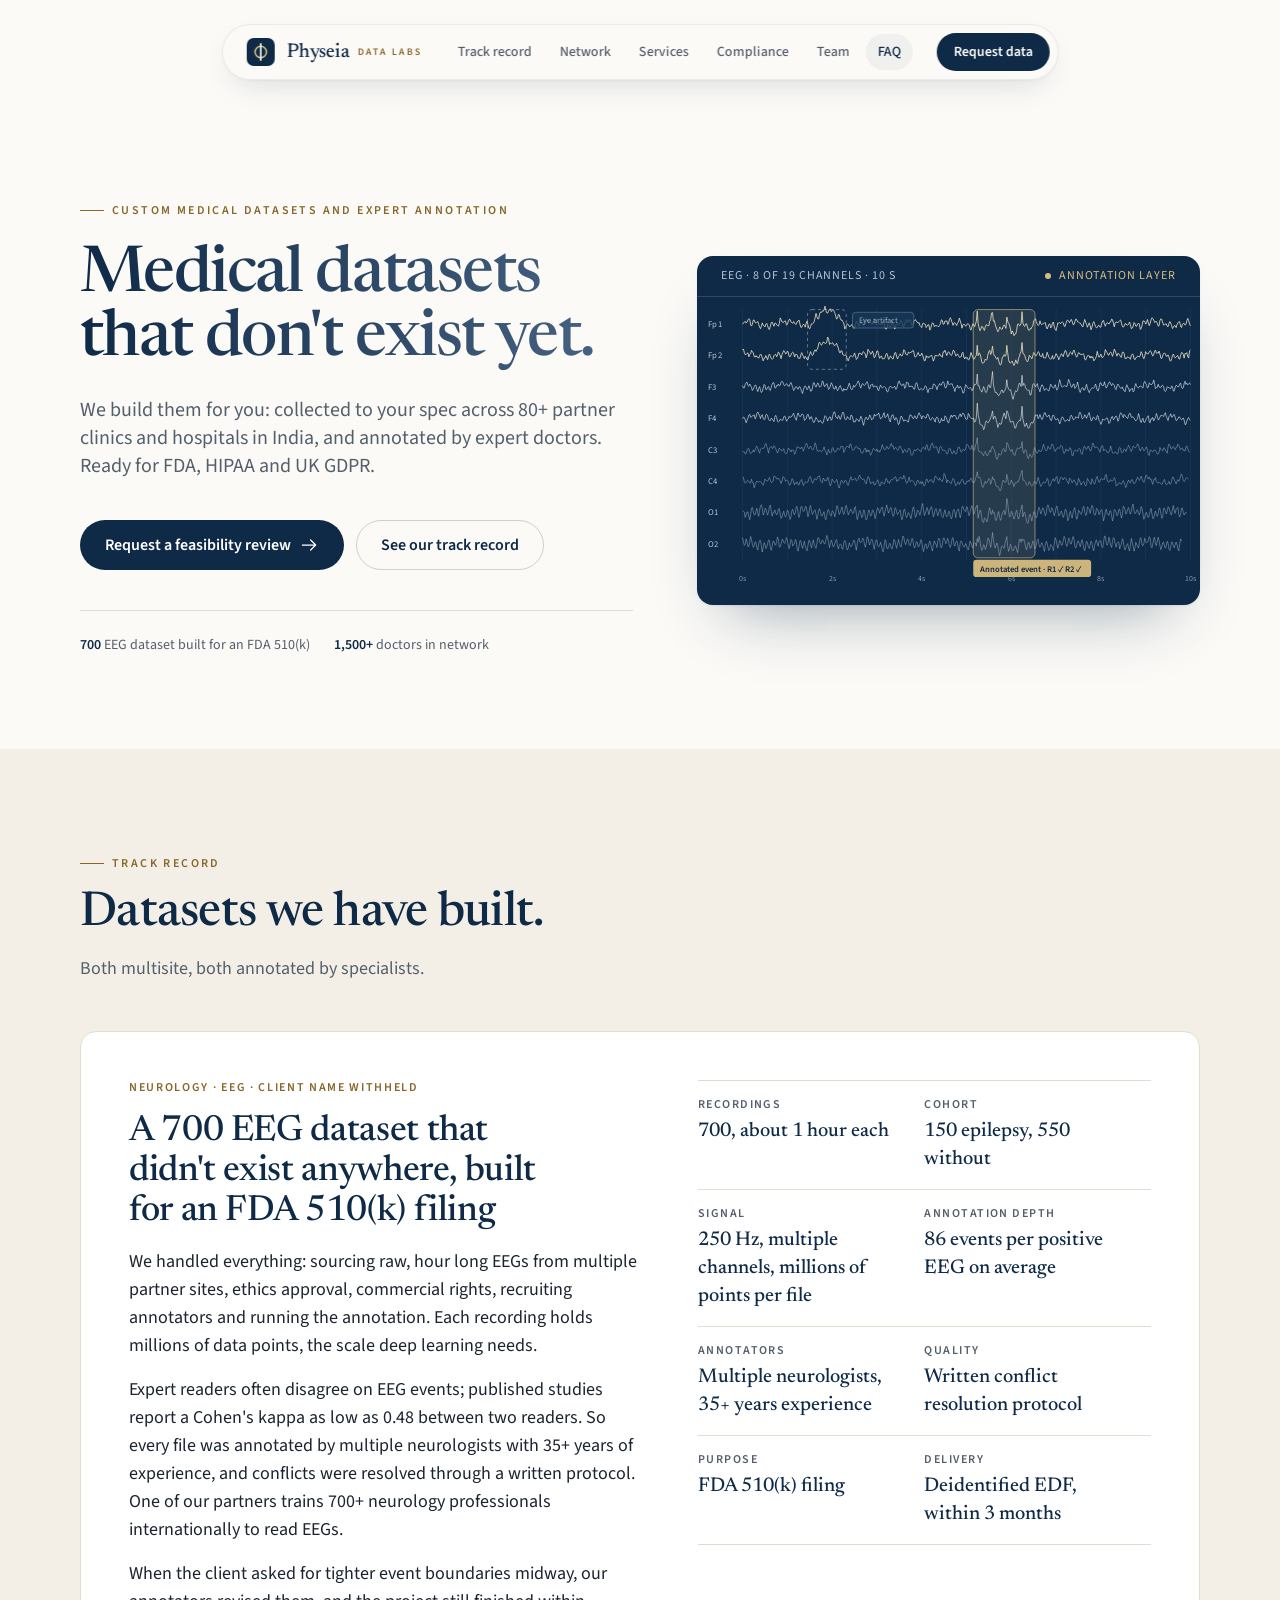
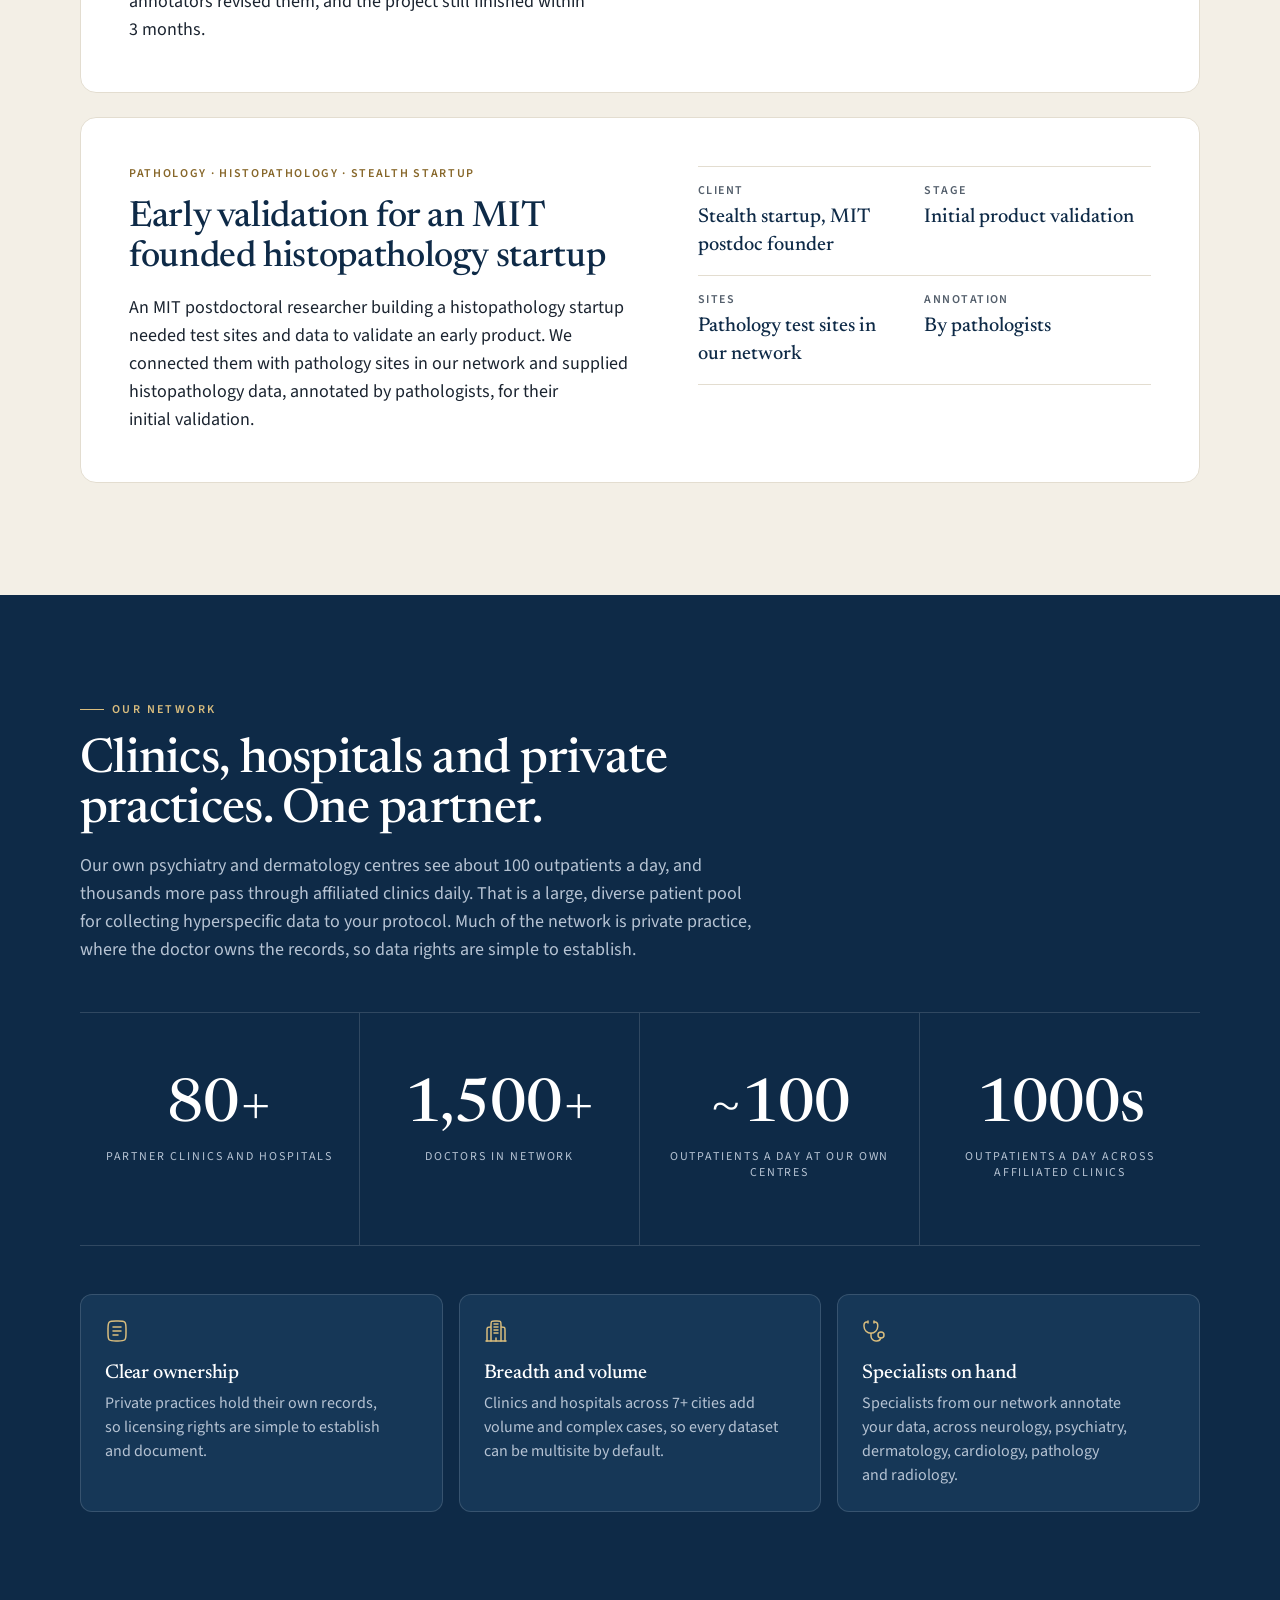
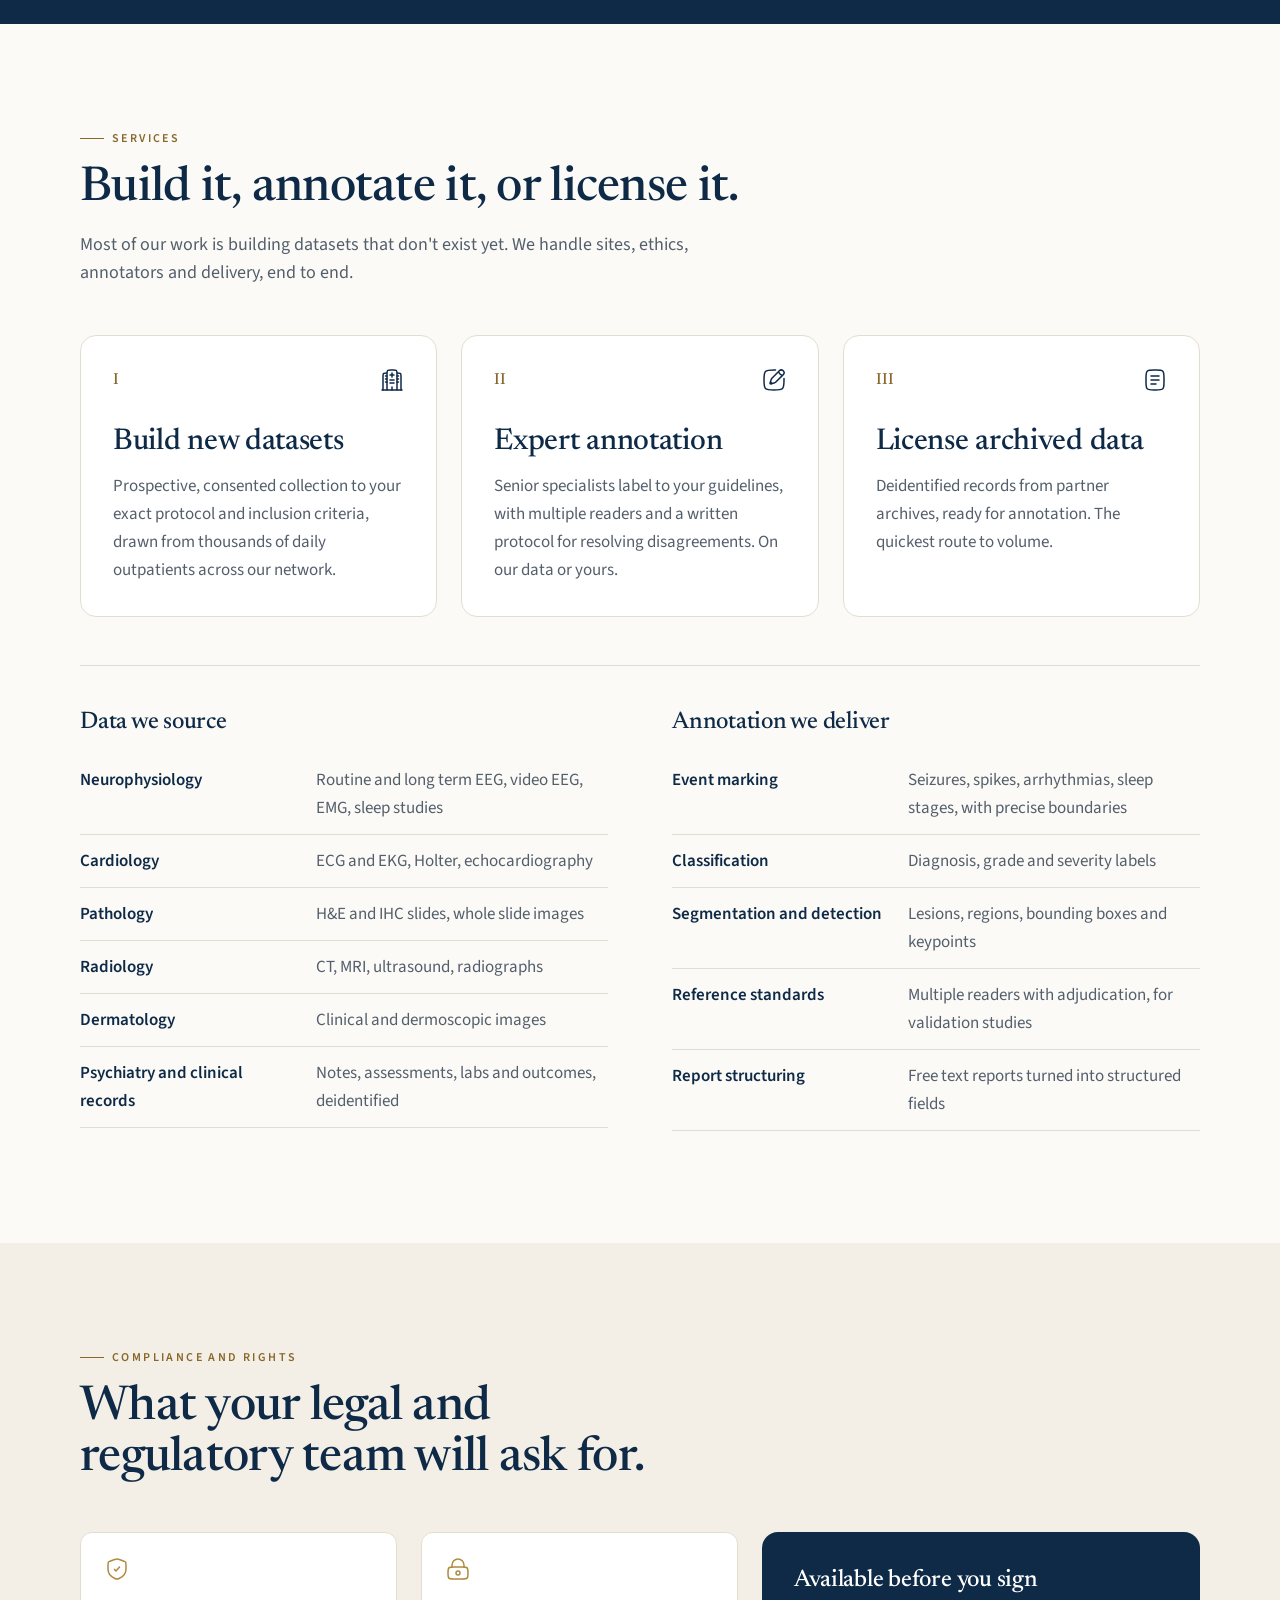
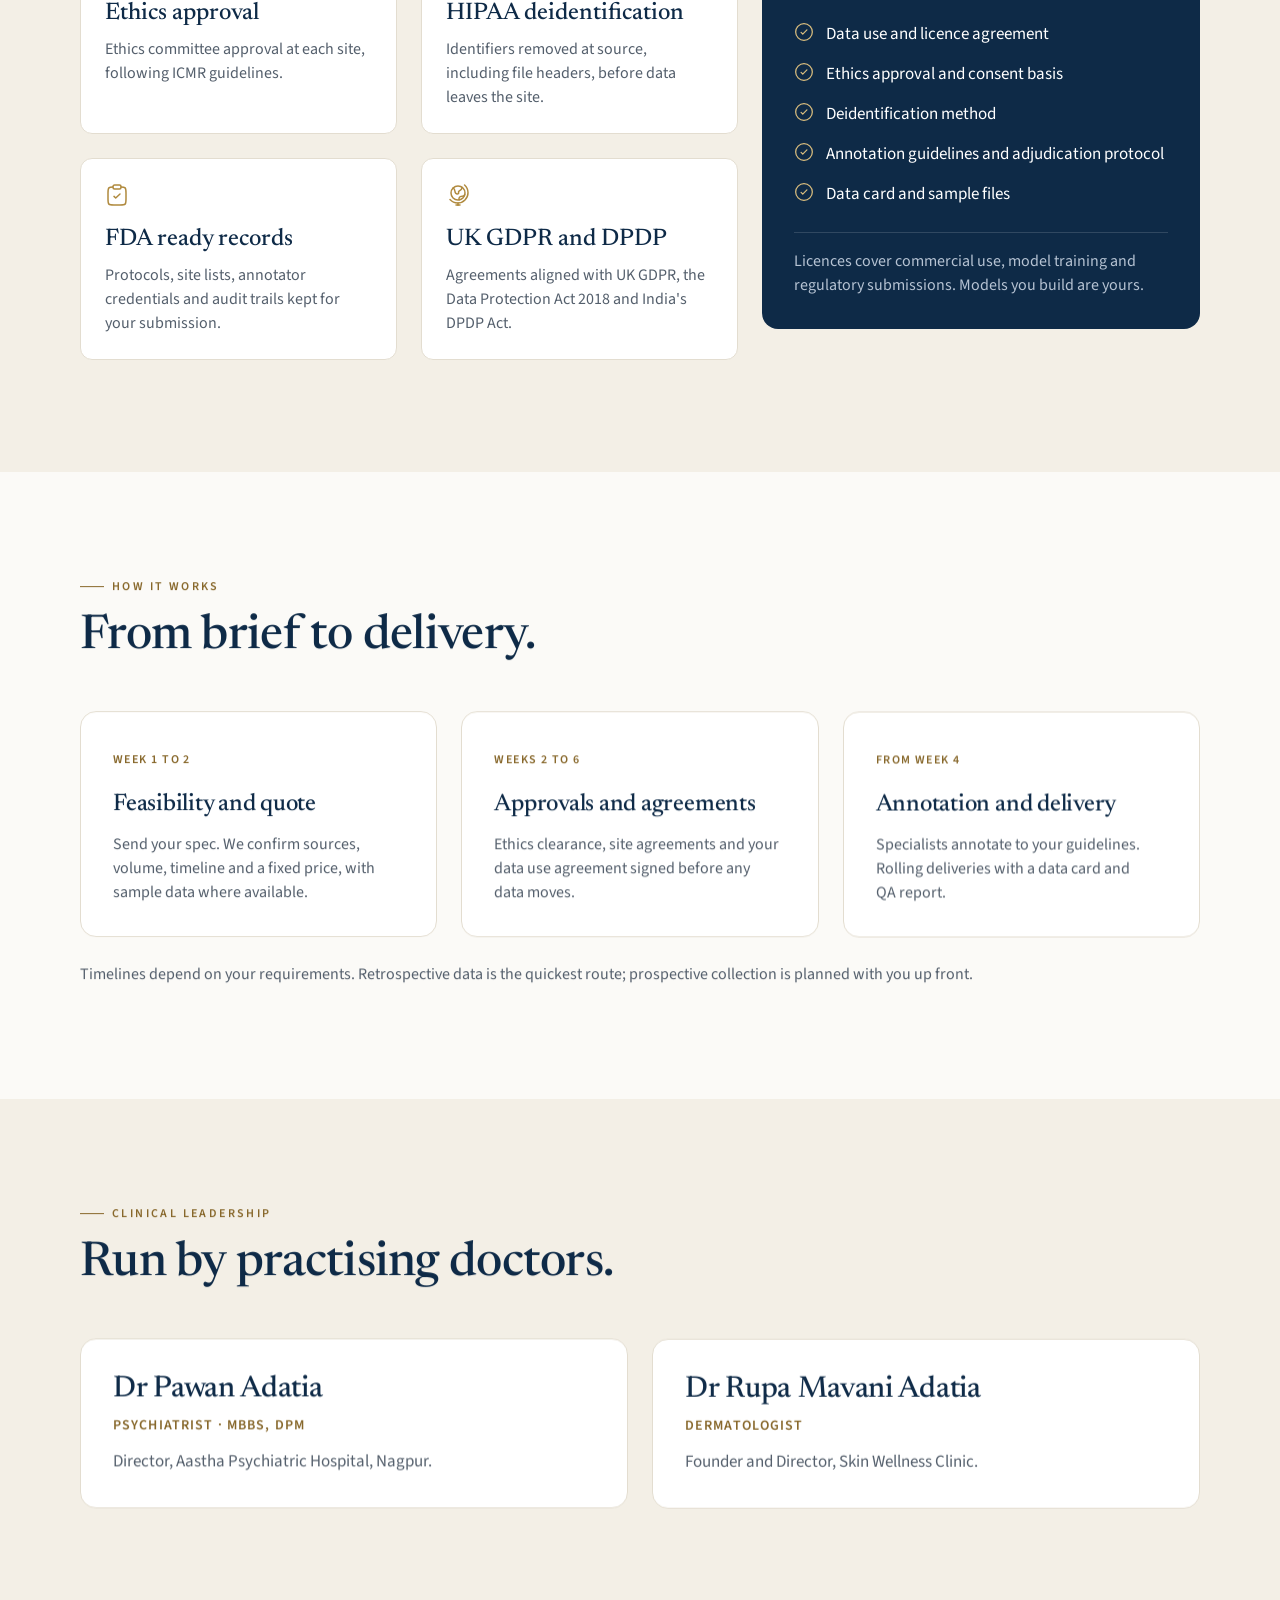
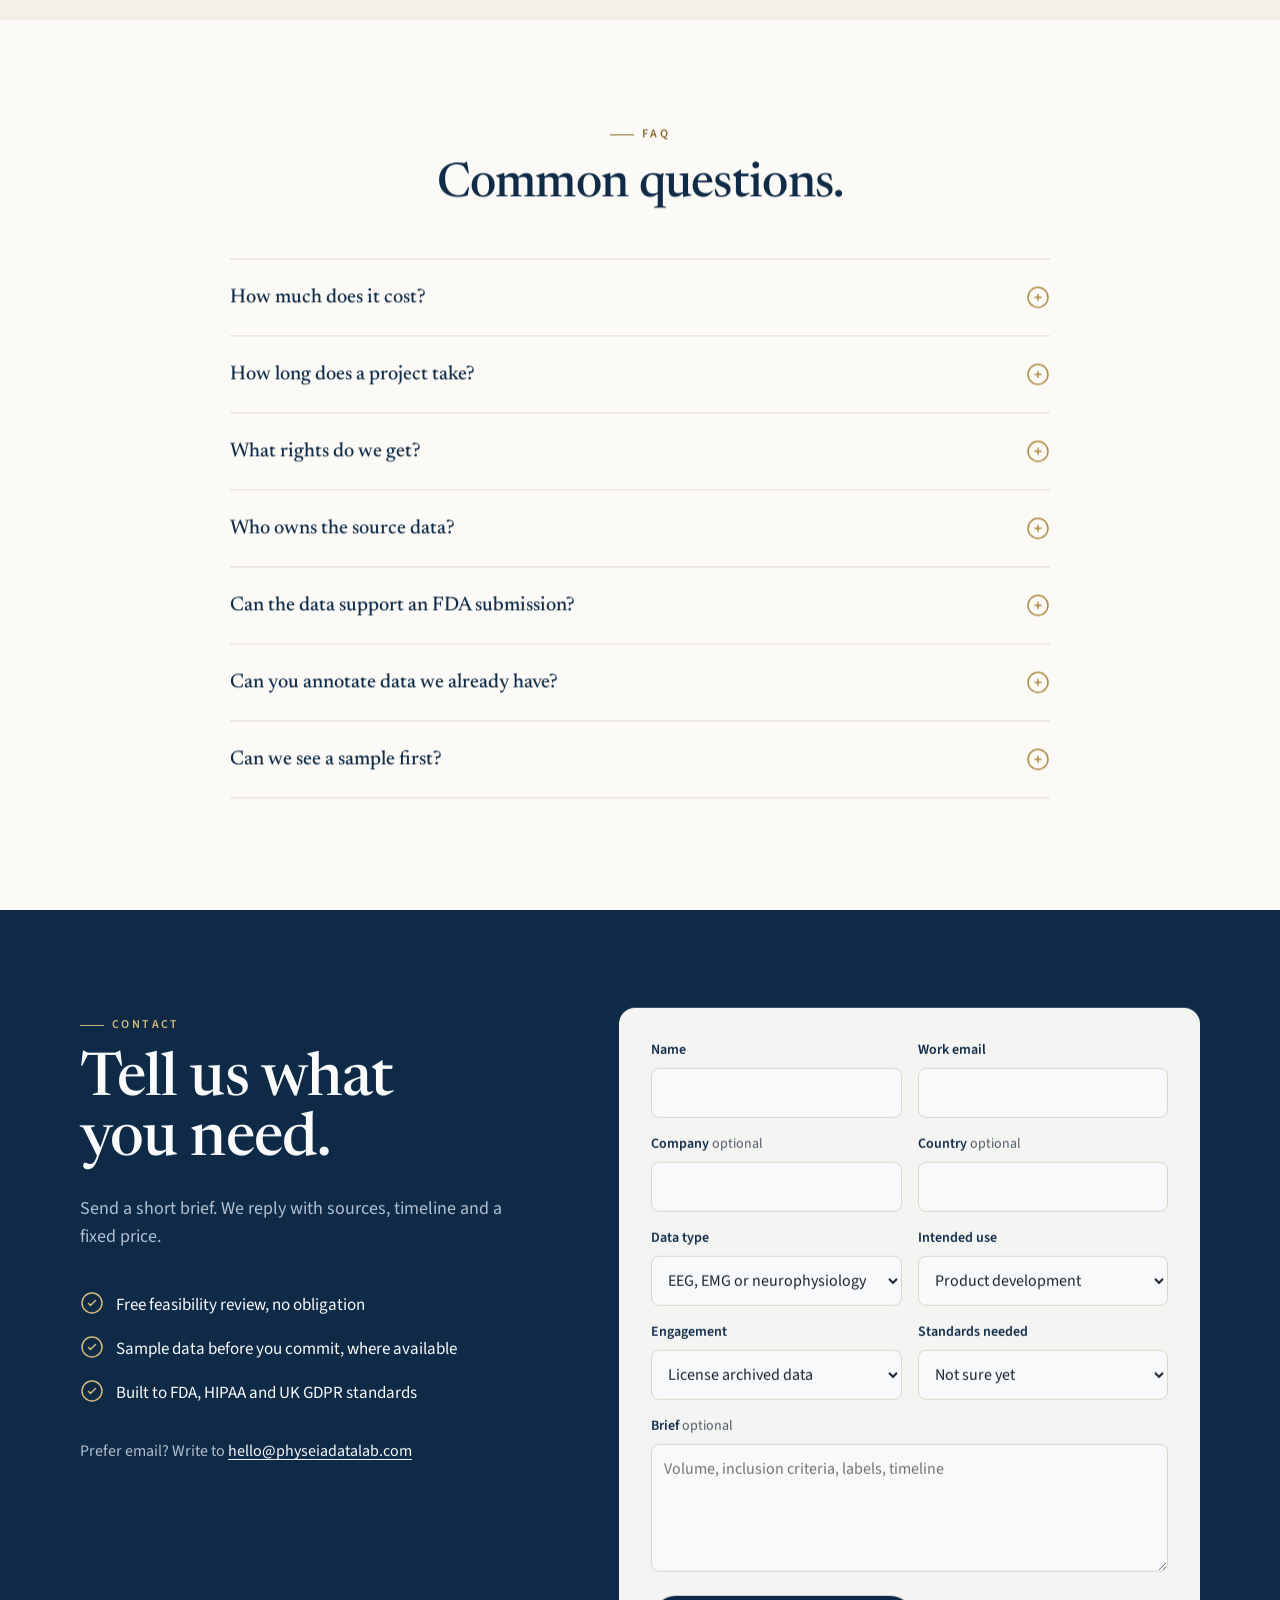
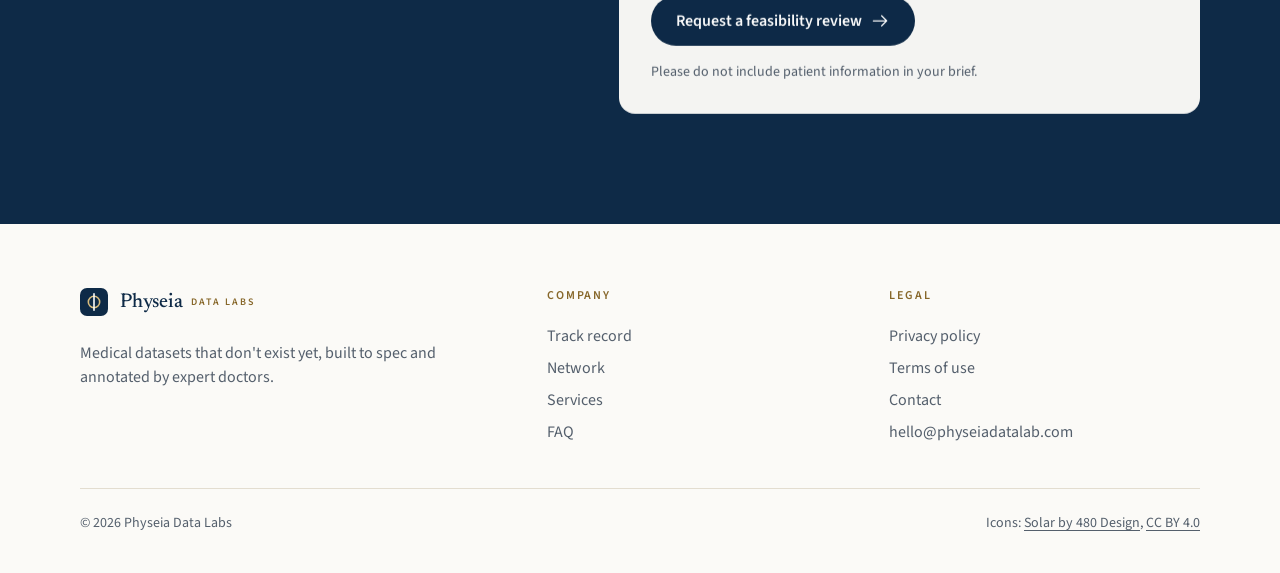
<file: index.html>
<!doctype html>
<html lang="en">
<head>
<meta charset="utf-8">
<meta name="viewport" content="width=device-width, initial-scale=1">
<title>Physeia Data Labs | Medical datasets that don't exist yet</title>
<meta name="description" content="We build medical datasets that don't exist yet: collected to spec across 80+ partner clinics and hospitals in India and annotated by expert doctors. FDA, HIPAA and UK GDPR ready.">
<meta name="theme-color" content="#0e2a47">
<link rel="icon" href="favicon.svg" type="image/svg+xml">
<link rel="canonical" href="https://physeiadatalab.com/">
<meta property="og:url" content="https://physeiadatalab.com/">
<meta property="og:type" content="website">
<meta property="og:site_name" content="Physeia Data Labs">
<meta property="og:title" content="Physeia Data Labs | Medical datasets that don't exist yet">
<meta property="og:description" content="Medical datasets built to spec and annotated by expert doctors, from 80+ partner clinics and hospitals in India.">
<meta property="og:image" content="https://physeiadatalab.com/og.png">
<meta property="og:image:width" content="1200">
<meta property="og:image:height" content="630">
<meta property="og:image:alt" content="Physeia Data Labs: medical datasets that don't exist yet">
<meta name="twitter:card" content="summary_large_image">
<link rel="preconnect" href="https://fonts.googleapis.com">
<link rel="preconnect" href="https://fonts.gstatic.com" crossorigin>
<link href="https://fonts.googleapis.com/css2?family=Newsreader:opsz,wght@6..72,400;6..72,500&family=Source+Sans+3:wght@400;500;600&display=swap" rel="stylesheet">
<link rel="stylesheet" href="assets/site.css?v=202610301351">
<script type="application/ld+json">
{"@context":"https://schema.org","@type":"Organization","name":"Physeia Data Labs","description":"We build medical datasets that don't exist yet, collected to spec across 80+ partner clinics and hospitals in India and annotated by expert doctors.","url":"https://physeiadatalab.com/","email":"hello@physeiadatalab.com"}
</script>
<!-- Asset provenance: icons are Solar by 480 Design (CC BY 4.0) from @iconify-json/solar, inlined at build time.
     Signal graphics are generated illustrative plots, not patient recordings.
     Motion: GSAP 3.12.5 (standard no-charge license), Lenis 1.1.13 (MIT), self-hosted in assets/vendor. -->
<!-- Goji Website visitors -->
<!-- Cookie banner: to track only after consent, uncomment the next line and call window.GojiberryVisitors.init() from your banner's "Accept" handler. -->
<!-- <script>window.GojiberryVisitors=window.GojiberryVisitors||{init:function(){window.GojiberryVisitors.initCalled=true}};</script> -->
<script async src="https://visitor.wv.gojiberry.ai/wv.js?uid=79073&aid=46138"></script>
</head>
<body>
<a class="skip" href="#main">Skip to content</a>

<header class="nav" aria-label="Primary">
  <a class="brand" href="#top" aria-label="Physeia Data Labs, back to top"><svg class="brand-mark" viewBox="0 0 32 32" aria-hidden="true"><rect width="32" height="32" rx="8" fill="#0e2a47"/><circle cx="16" cy="16" r="6.5" fill="none" stroke="#d9bd7e" stroke-width="1.8"/><path d="M16 6.5v19" stroke="#ffffff" stroke-width="1.8" stroke-linecap="round"/></svg><span class="brand-word">Physeia<small>DATA LABS</small></span></a>
  <nav class="nav-links" aria-label="Sections">
    <a href="#work">Track record</a>
    <a href="#network">Network</a>
    <a href="#services">Services</a>
    <a href="#compliance">Compliance</a>
    <a href="#team">Team</a>
    <a href="#faq">FAQ</a>
  </nav>
  <a class="btn btn-primary btn-sm" href="#contact">Request data</a>
  <button class="burger" type="button" aria-expanded="false" aria-controls="menu" aria-label="Open menu"><span></span><span></span></button>
</header>

<div class="menu" id="menu" aria-hidden="true">
  <ul>
    <li><a href="#work">Track record</a></li>
    <li><a href="#network">Network</a></li>
    <li><a href="#services">Services</a></li>
    <li><a href="#compliance">Compliance</a></li>
    <li><a href="#team">Team</a></li>
    <li><a href="#faq">FAQ</a></li>
  </ul>
  <a class="btn btn-primary" href="#contact">Request a feasibility review <svg class="icon-sm" viewBox="0 0 24 24" aria-hidden="true" focusable="false"><path fill="none" stroke="currentColor" stroke-linecap="round" stroke-linejoin="round" stroke-width="1.5" d="M4 12H20M14 18L20 12L14 6"/></svg></a>
</div>

<main id="main">
  <!-- Hero -->
  <section class="hero" id="top">
    <div class="wrap hero-grid">
      <div>
        <span class="eyebrow" data-hero>Custom medical datasets and expert annotation</span>
        <h1>Medical datasets<br>that don't exist&nbsp;yet.</h1>
        <p class="lede" data-hero>We build them for you: collected to your spec across 80+ partner clinics and hospitals in India, and annotated by expert doctors. Ready for FDA, HIPAA and UK GDPR.</p>
        <div class="hero-ctas" data-hero>
          <a class="btn btn-primary" href="#contact">Request a feasibility review <svg class="icon-sm" viewBox="0 0 24 24" aria-hidden="true" focusable="false"><path fill="none" stroke="currentColor" stroke-linecap="round" stroke-linejoin="round" stroke-width="1.5" d="M4 12H20M14 18L20 12L14 6"/></svg></a>
          <a class="btn btn-ghost" href="#work">See our track record</a>
        </div>
        <ul class="proof" data-hero>
          <li><b>700</b> EEG dataset built for an FDA 510(k)</li>
          <li><b>1,500+</b> doctors in network</li>
        </ul>
      </div>
      <figure class="plate" data-seconds="10" style="margin:0">
        <div class="plate-bar"><span>EEG<span class="wide"> · 8 of 19 channels</span> · 10 s</span><span class="live">Annotation layer</span></div>
        <svg viewBox="0 0 640 392" role="presentation" aria-hidden="true"><path d="M58.0 14V336M115.0 14V336M172.0 14V336M229.0 14V336M286.0 14V336M343.0 14V336M400.0 14V336M457.0 14V336M514.0 14V336M571.0 14V336M628.0 14V336" stroke="#ffffff" stroke-opacity=".06"/><g class="mark"><rect x="351.6" y="16" width="79.8" height="316" rx="6" fill="#d9bd7e" fill-opacity=".12" stroke="#d9bd7e" stroke-opacity=".8"/></g><g class="mark"><rect x="140.7" y="16" width="51.3" height="76" rx="6" fill="none" stroke="#b6c3d3" stroke-opacity=".7" stroke-dasharray="4 4"/></g><text x="14" y="38" fill="#b6c3d3" font-family="Source Sans 3, sans-serif" font-size="11" letter-spacing=".6">Fp1</text><path class="trace" d="M58.0 34.8 L59.1 33.1 L60.3 31.7 L61.4 31.0 L62.6 33.2 L63.7 31.8 L64.8 29.2 L66.0 27.6 L67.1 28.5 L68.3 35.8 L69.4 37.0 L70.5 34.4 L71.7 29.2 L72.8 29.4 L74.0 32.5 L75.1 33.3 L76.2 32.2 L77.4 31.2 L78.5 35.0 L79.7 38.2 L80.8 40.4 L81.9 37.4 L83.1 33.0 L84.2 35.9 L85.4 36.9 L86.5 38.2 L87.6 34.5 L88.8 33.6 L89.9 36.7 L91.1 40.6 L92.2 41.5 L93.3 37.2 L94.5 32.6 L95.6 31.9 L96.8 34.7 L97.9 37.3 L99.0 33.3 L100.2 33.3 L101.3 35.5 L102.5 36.2 L103.6 37.2 L104.7 34.2 L105.9 26.6 L107.0 28.7 L108.2 31.8 L109.3 32.2 L110.4 32.1 L111.6 30.4 L112.7 30.7 L113.9 35.8 L115.0 34.9 L116.1 31.1 L117.3 28.5 L118.4 28.5 L119.6 32.0 L120.7 32.5 L121.8 33.5 L123.0 31.2 L124.1 33.2 L125.3 34.8 L126.4 34.6 L127.5 31.4 L128.7 30.9 L129.8 29.3 L131.0 34.4 L132.1 38.5 L133.2 38.6 L134.4 36.2 L135.5 34.6 L136.7 36.0 L137.8 38.4 L138.9 33.6 L140.1 30.8 L141.2 35.3 L142.4 39.7 L143.5 40.5 L144.6 37.3 L145.8 33.9 L146.9 34.2 L148.1 33.3 L149.2 31.0 L150.3 26.4 L151.5 20.8 L152.6 25.1 L153.8 27.9 L154.9 27.8 L156.0 21.5 L157.2 19.1 L158.3 19.8 L159.5 17.6 L160.6 18.2 L161.7 16.1 L162.9 11.7 L164.0 17.2 L165.2 20.2 L166.3 20.5 L167.4 18.2 L168.6 15.5 L169.7 15.2 L170.9 18.6 L172.0 17.3 L173.1 16.1 L174.3 17.6 L175.4 20.2 L176.6 24.4 L177.7 28.2 L178.8 26.6 L180.0 22.3 L181.1 22.6 L182.3 27.6 L183.4 29.6 L184.5 29.1 L185.7 31.6 L186.8 33.0 L188.0 40.6 L189.1 39.3 L190.2 36.1 L191.4 34.2 L192.5 35.0 L193.7 37.4 L194.8 37.8 L195.9 36.0 L197.1 35.1 L198.2 37.7 L199.4 39.7 L200.5 39.6 L201.6 35.5 L202.8 31.0 L203.9 32.1 L205.1 34.7 L206.2 37.4 L207.3 33.9 L208.5 31.7 L209.6 33.3 L210.8 35.9 L211.9 36.0 L213.0 30.2 L214.2 27.5 L215.3 30.1 L216.5 28.8 L217.6 32.2 L218.7 32.3 L219.9 31.2 L221.0 32.4 L222.2 33.9 L223.3 34.4 L224.4 30.2 L225.6 26.8 L226.7 32.1 L227.9 34.3 L229.0 35.6 L230.1 34.9 L231.3 33.3 L232.4 34.6 L233.6 33.8 L234.7 35.8 L235.8 34.1 L237.0 29.7 L238.1 33.4 L239.3 39.2 L240.4 41.1 L241.5 40.0 L242.7 34.3 L243.8 36.2 L245.0 37.8 L246.1 38.1 L247.2 35.3 L248.4 29.2 L249.5 35.7 L250.7 37.2 L251.8 40.8 L252.9 35.6 L254.1 34.2 L255.2 35.0 L256.4 34.8 L257.5 34.4 L258.6 32.0 L259.8 29.7 L260.9 31.8 L262.1 37.6 L263.2 37.9 L264.3 33.1 L265.5 32.9 L266.6 28.4 L267.8 32.4 L268.9 31.1 L270.0 29.3 L271.2 29.0 L272.3 31.4 L273.5 35.9 L274.6 34.3 L275.7 31.0 L276.9 30.1 L278.0 28.7 L279.2 31.2 L280.3 31.7 L281.4 33.4 L282.6 32.4 L283.7 36.2 L284.9 37.5 L286.0 39.0 L287.1 34.2 L288.3 33.0 L289.4 34.5 L290.6 34.8 L291.7 38.9 L292.8 37.1 L294.0 35.1 L295.1 35.5 L296.3 42.2 L297.4 40.2 L298.5 35.4 L299.7 32.9 L300.8 33.5 L302.0 37.7 L303.1 36.3 L304.2 37.1 L305.4 36.2 L306.5 37.5 L307.7 37.8 L308.8 36.1 L309.9 33.5 L311.1 29.0 L312.2 29.8 L313.4 34.7 L314.5 34.4 L315.6 30.5 L316.8 30.9 L317.9 30.3 L319.1 35.1 L320.2 33.5 L321.3 28.5 L322.5 26.4 L323.6 29.2 L324.8 32.6 L325.9 36.1 L327.0 33.1 L328.2 32.7 L329.3 34.1 L330.5 36.3 L331.6 33.2 L332.7 31.7 L333.9 26.8 L335.0 30.4 L336.2 34.2 L337.3 39.7 L338.4 35.5 L339.6 34.7 L340.7 35.2 L341.9 37.2 L343.0 36.2 L344.1 34.1 L345.3 34.4 L346.4 35.2 L347.6 40.2 L348.7 42.2 L349.8 38.3 L351.0 34.1 L352.1 34.7 L353.3 37.9 L354.4 34.4 L355.5 31.1 L356.7 17.9 L357.8 33.6 L359.0 39.0 L360.1 42.9 L361.2 40.8 L362.4 37.4 L363.5 37.8 L364.7 41.0 L365.8 42.6 L366.9 37.9 L368.1 35.1 L369.2 36.1 L370.4 36.8 L371.5 36.4 L372.6 30.8 L373.8 28.8 L374.9 20.4 L376.1 19.6 L377.2 30.8 L378.3 29.8 L379.5 34.5 L380.6 38.2 L381.8 41.4 L382.9 44.3 L384.0 42.4 L385.2 38.1 L386.3 39.4 L387.5 41.2 L388.6 40.8 L389.7 37.2 L390.9 35.5 L392.0 37.2 L393.2 40.0 L394.3 25.6 L395.4 31.1 L396.6 33.8 L397.7 35.4 L398.9 40.9 L400.0 47.1 L401.1 43.1 L402.3 45.3 L403.4 49.2 L404.6 47.3 L405.7 47.0 L406.8 42.4 L408.0 34.7 L409.1 34.2 L410.3 36.5 L411.4 36.0 L412.5 33.5 L413.7 18.7 L414.8 33.4 L416.0 36.5 L417.1 37.4 L418.2 34.4 L419.4 33.9 L420.5 38.1 L421.7 41.9 L422.8 42.6 L423.9 40.2 L425.1 40.8 L426.2 38.0 L427.4 37.0 L428.5 30.3 L429.6 29.7 L430.8 27.6 L431.9 31.5 L433.1 34.8 L434.2 36.4 L435.3 35.2 L436.5 30.3 L437.6 34.2 L438.8 35.4 L439.9 34.1 L441.0 33.6 L442.2 33.0 L443.3 32.4 L444.5 38.0 L445.6 40.7 L446.7 38.2 L447.9 34.8 L449.0 34.3 L450.2 39.4 L451.3 38.1 L452.4 33.1 L453.6 31.8 L454.7 37.8 L455.9 41.1 L457.0 42.8 L458.1 38.2 L459.3 32.7 L460.4 33.6 L461.6 32.5 L462.7 34.0 L463.8 32.4 L465.0 31.8 L466.1 32.8 L467.3 37.0 L468.4 37.7 L469.5 33.6 L470.7 30.0 L471.8 29.3 L473.0 30.9 L474.1 32.8 L475.2 30.3 L476.4 28.5 L477.5 31.2 L478.7 35.2 L479.8 35.1 L480.9 31.5 L482.1 27.9 L483.2 28.8 L484.4 31.6 L485.5 32.0 L486.6 32.9 L487.8 33.1 L488.9 34.9 L490.1 37.4 L491.2 37.9 L492.3 32.6 L493.5 28.6 L494.6 32.0 L495.8 34.7 L496.9 38.5 L498.0 35.5 L499.2 32.9 L500.3 36.4 L501.5 41.7 L502.6 38.8 L503.7 33.7 L504.9 31.3 L506.0 34.0 L507.2 37.8 L508.3 39.2 L509.4 38.9 L510.6 36.3 L511.7 36.2 L512.9 38.4 L514.0 38.3 L515.1 33.3 L516.3 30.5 L517.4 29.7 L518.6 34.6 L519.7 37.2 L520.8 33.9 L522.0 33.0 L523.1 32.8 L524.3 34.5 L525.4 32.2 L526.5 31.6 L527.7 28.1 L528.8 28.8 L530.0 33.6 L531.1 38.1 L532.2 32.8 L533.4 31.7 L534.5 32.1 L535.7 32.9 L536.8 31.3 L537.9 30.2 L539.1 29.2 L540.2 33.1 L541.4 37.5 L542.5 38.5 L543.6 37.0 L544.8 34.0 L545.9 33.9 L547.1 35.8 L548.2 35.7 L549.3 34.6 L550.5 31.8 L551.6 35.3 L552.8 40.3 L553.9 39.7 L555.0 37.6 L556.2 32.4 L557.3 33.7 L558.5 37.0 L559.6 37.3 L560.7 34.5 L561.9 33.2 L563.0 34.3 L564.2 41.4 L565.3 39.9 L566.4 36.4 L567.6 30.3 L568.7 30.8 L569.9 31.1 L571.0 34.5 L572.1 32.8 L573.3 28.6 L574.4 32.8 L575.6 36.5 L576.7 33.5 L577.8 29.2 L579.0 26.4 L580.1 27.3 L581.3 29.4 L582.4 32.4 L583.5 31.4 L584.7 31.1 L585.8 33.4 L587.0 37.2 L588.1 36.5 L589.2 29.9 L590.4 27.8 L591.5 28.5 L592.7 32.4 L593.8 35.7 L594.9 34.9 L596.1 34.6 L597.2 34.2 L598.4 37.1 L599.5 37.9 L600.6 34.0 L601.8 31.2 L602.9 33.2 L604.1 36.6 L605.2 40.2 L606.3 38.5 L607.5 36.3 L608.6 36.6 L609.8 38.9 L610.9 35.0 L612.0 33.0 L613.2 31.4 L614.3 31.5 L615.5 37.4 L616.6 38.9 L617.7 35.0 L618.9 33.7 L620.0 33.7 L621.2 35.8 L622.3 34.8 L623.4 30.3 L624.6 27.2 L625.7 30.1 L626.9 34.3 L628.0 36.6" fill="none" stroke="#e9dcc0" stroke-opacity=".92" stroke-width="1.15" stroke-linejoin="round"/><text x="14" y="78" fill="#b6c3d3" font-family="Source Sans 3, sans-serif" font-size="11" letter-spacing=".6">Fp2</text><path class="trace" d="M58.0 67.5 L59.1 66.2 L60.3 71.0 L61.4 73.4 L62.6 73.2 L63.7 71.7 L64.8 71.0 L66.0 76.1 L67.1 73.4 L68.3 71.9 L69.4 67.9 L70.5 70.2 L71.7 71.0 L72.8 76.0 L74.0 76.4 L75.1 74.6 L76.2 76.6 L77.4 76.4 L78.5 77.9 L79.7 74.7 L80.8 72.6 L81.9 73.7 L83.1 77.6 L84.2 81.3 L85.4 78.1 L86.5 77.6 L87.6 74.5 L88.8 77.5 L89.9 79.8 L91.1 74.6 L92.2 72.6 L93.3 75.3 L94.5 78.2 L95.6 79.4 L96.8 78.2 L97.9 74.6 L99.0 73.4 L100.2 73.0 L101.3 76.1 L102.5 73.8 L103.6 69.9 L104.7 71.6 L105.9 74.8 L107.0 78.4 L108.2 73.2 L109.3 70.6 L110.4 68.1 L111.6 69.7 L112.7 72.4 L113.9 71.7 L115.0 68.8 L116.1 70.0 L117.3 75.6 L118.4 76.2 L119.6 73.8 L120.7 71.2 L121.8 70.2 L123.0 71.2 L124.1 76.4 L125.3 73.3 L126.4 73.2 L127.5 73.6 L128.7 78.0 L129.8 77.3 L131.0 78.2 L132.1 73.9 L133.2 70.8 L134.4 73.6 L135.5 76.0 L136.7 78.5 L137.8 75.4 L138.9 77.0 L140.1 79.6 L141.2 80.1 L142.4 75.4 L143.5 72.5 L144.6 69.5 L145.8 73.0 L146.9 74.6 L148.1 72.7 L149.2 68.8 L150.3 67.2 L151.5 69.3 L152.6 67.3 L153.8 64.8 L154.9 59.1 L156.0 57.4 L157.2 59.9 L158.3 61.5 L159.5 59.5 L160.6 57.3 L161.7 57.5 L162.9 59.2 L164.0 59.0 L165.2 57.2 L166.3 51.0 L167.4 52.8 L168.6 60.4 L169.7 58.6 L170.9 59.4 L172.0 58.2 L173.1 58.6 L174.3 61.4 L175.4 61.8 L176.6 60.7 L177.7 58.9 L178.8 62.4 L180.0 65.2 L181.1 70.3 L182.3 71.1 L183.4 68.2 L184.5 68.8 L185.7 73.6 L186.8 74.0 L188.0 74.4 L189.1 73.7 L190.2 75.1 L191.4 79.7 L192.5 81.3 L193.7 77.7 L194.8 75.4 L195.9 74.8 L197.1 75.2 L198.2 76.2 L199.4 75.0 L200.5 71.2 L201.6 74.4 L202.8 79.5 L203.9 78.3 L205.1 76.0 L206.2 71.3 L207.3 71.8 L208.5 72.1 L209.6 73.8 L210.8 70.4 L211.9 69.5 L213.0 71.1 L214.2 72.7 L215.3 77.4 L216.5 73.7 L217.6 66.5 L218.7 68.5 L219.9 70.1 L221.0 72.8 L222.2 71.9 L223.3 68.8 L224.4 72.0 L225.6 77.4 L226.7 76.3 L227.9 72.7 L229.0 68.6 L230.1 68.7 L231.3 73.8 L232.4 78.0 L233.6 76.2 L234.7 74.9 L235.8 78.5 L237.0 78.5 L238.1 78.9 L239.3 76.9 L240.4 73.2 L241.5 71.6 L242.7 75.0 L243.8 79.3 L245.0 78.5 L246.1 74.9 L247.2 76.5 L248.4 78.2 L249.5 79.1 L250.7 74.7 L251.8 70.9 L252.9 70.8 L254.1 76.0 L255.2 78.8 L256.4 75.7 L257.5 74.4 L258.6 72.3 L259.8 74.7 L260.9 75.1 L262.1 72.4 L263.2 67.0 L264.3 68.2 L265.5 72.6 L266.6 73.4 L267.8 73.8 L268.9 70.3 L270.0 71.0 L271.2 71.0 L272.3 70.3 L273.5 69.9 L274.6 67.9 L275.7 68.7 L276.9 75.1 L278.0 76.7 L279.2 75.0 L280.3 73.3 L281.4 70.6 L282.6 73.6 L283.7 75.1 L284.9 74.2 L286.0 71.4 L287.1 74.0 L288.3 77.7 L289.4 81.2 L290.6 80.7 L291.7 74.6 L292.8 77.0 L294.0 75.6 L295.1 77.2 L296.3 75.6 L297.4 74.9 L298.5 74.1 L299.7 77.1 L300.8 81.6 L302.0 78.8 L303.1 74.2 L304.2 75.1 L305.4 74.2 L306.5 75.3 L307.7 74.4 L308.8 72.0 L309.9 74.8 L311.1 74.9 L312.2 76.7 L313.4 69.8 L314.5 70.0 L315.6 67.7 L316.8 71.5 L317.9 74.6 L319.1 71.3 L320.2 69.6 L321.3 70.8 L322.5 73.6 L323.6 74.6 L324.8 72.7 L325.9 68.1 L327.0 68.0 L328.2 71.1 L329.3 75.0 L330.5 74.2 L331.6 72.4 L332.7 74.7 L333.9 76.8 L335.0 76.4 L336.2 76.1 L337.3 71.5 L338.4 70.3 L339.6 76.5 L340.7 78.7 L341.9 76.2 L343.0 78.0 L344.1 77.2 L345.3 80.1 L346.4 79.5 L347.6 75.6 L348.7 70.6 L349.8 73.9 L351.0 76.7 L352.1 79.1 L353.3 78.6 L354.4 75.7 L355.5 74.4 L356.7 61.3 L357.8 74.7 L359.0 71.2 L360.1 72.2 L361.2 76.3 L362.4 82.7 L363.5 84.5 L364.7 83.8 L365.8 82.5 L366.9 79.0 L368.1 80.3 L369.2 79.6 L370.4 72.8 L371.5 69.3 L372.6 67.8 L373.8 73.3 L374.9 70.1 L376.1 62.5 L377.2 71.9 L378.3 74.5 L379.5 75.3 L380.6 78.2 L381.8 79.1 L382.9 76.9 L384.0 81.2 L385.2 85.8 L386.3 86.6 L387.5 84.1 L388.6 76.5 L389.7 76.1 L390.9 73.3 L392.0 75.5 L393.2 74.0 L394.3 61.5 L395.4 71.0 L396.6 79.9 L397.7 83.5 L398.9 83.9 L400.0 82.8 L401.1 81.5 L402.3 84.7 L403.4 87.2 L404.6 84.3 L405.7 80.0 L406.8 83.9 L408.0 84.9 L409.1 78.7 L410.3 75.6 L411.4 71.5 L412.5 69.5 L413.7 58.0 L414.8 72.0 L416.0 72.4 L417.1 74.3 L418.2 78.6 L419.4 80.8 L420.5 82.6 L421.7 80.6 L422.8 74.3 L423.9 75.2 L425.1 76.9 L426.2 78.7 L427.4 74.7 L428.5 70.8 L429.6 71.6 L430.8 74.8 L431.9 74.6 L433.1 72.1 L434.2 69.5 L435.3 70.5 L436.5 75.2 L437.6 75.6 L438.8 75.7 L439.9 71.9 L441.0 77.4 L442.2 77.0 L443.3 78.1 L444.5 75.6 L445.6 70.3 L446.7 73.3 L447.9 77.0 L449.0 78.0 L450.2 79.4 L451.3 78.0 L452.4 74.4 L453.6 79.0 L454.7 78.2 L455.9 75.2 L457.0 72.0 L458.1 73.9 L459.3 76.3 L460.4 79.9 L461.6 76.8 L462.7 74.7 L463.8 72.1 L465.0 74.0 L466.1 75.9 L467.3 71.5 L468.4 68.2 L469.5 68.4 L470.7 73.0 L471.8 76.3 L473.0 75.1 L474.1 71.0 L475.2 70.1 L476.4 71.1 L477.5 73.2 L478.7 69.3 L479.8 67.4 L480.9 71.0 L482.1 74.6 L483.2 76.6 L484.4 74.1 L485.5 70.9 L486.6 71.2 L487.8 73.2 L488.9 72.9 L490.1 73.5 L491.2 72.1 L492.3 73.0 L493.5 79.3 L494.6 80.1 L495.8 77.4 L496.9 74.8 L498.0 74.6 L499.2 74.8 L500.3 77.8 L501.5 75.3 L502.6 77.5 L503.7 76.0 L504.9 81.3 L506.0 80.2 L507.2 78.3 L508.3 75.4 L509.4 69.2 L510.6 74.0 L511.7 76.8 L512.9 75.0 L514.0 72.6 L515.1 76.6 L516.3 77.0 L517.4 75.2 L518.6 74.1 L519.7 66.9 L520.8 69.5 L522.0 70.6 L523.1 73.6 L524.3 74.0 L525.4 71.0 L526.5 70.0 L527.7 72.1 L528.8 75.5 L530.0 71.5 L531.1 66.2 L532.2 68.5 L533.4 72.0 L534.5 75.3 L535.7 71.6 L536.8 72.1 L537.9 74.0 L539.1 76.2 L540.2 76.8 L541.4 70.2 L542.5 70.1 L543.6 71.7 L544.8 78.5 L545.9 77.9 L547.1 77.8 L548.2 76.0 L549.3 77.0 L550.5 77.4 L551.6 79.3 L552.8 74.3 L553.9 72.7 L555.0 73.1 L556.2 78.2 L557.3 79.9 L558.5 77.3 L559.6 77.0 L560.7 75.2 L561.9 75.6 L563.0 76.3 L564.2 74.3 L565.3 69.6 L566.4 71.8 L567.6 76.5 L568.7 78.6 L569.9 75.3 L571.0 69.5 L572.1 71.9 L573.3 72.2 L574.4 72.3 L575.6 69.7 L576.7 68.4 L577.8 69.3 L579.0 72.9 L580.1 75.2 L581.3 72.8 L582.4 69.0 L583.5 67.5 L584.7 71.6 L585.8 70.8 L587.0 71.8 L588.1 68.8 L589.2 72.4 L590.4 77.8 L591.5 78.4 L592.7 74.8 L593.8 71.9 L594.9 71.5 L596.1 72.1 L597.2 75.3 L598.4 75.5 L599.5 73.7 L600.6 76.2 L601.8 80.6 L602.9 81.7 L604.1 78.7 L605.2 74.2 L606.3 72.6 L607.5 75.7 L608.6 77.5 L609.8 76.6 L610.9 75.1 L612.0 74.4 L613.2 78.6 L614.3 79.1 L615.5 74.2 L616.6 70.8 L617.7 70.9 L618.9 73.1 L620.0 77.8 L621.2 71.6 L622.3 72.2 L623.4 70.8 L624.6 76.0 L625.7 77.7 L626.9 68.3 L628.0 67.3" fill="none" stroke="#e9dcc0" stroke-opacity=".92" stroke-width="1.15" stroke-linejoin="round"/><text x="14" y="118" fill="#b6c3d3" font-family="Source Sans 3, sans-serif" font-size="11" letter-spacing=".6">F3</text><path class="trace" d="M58.0 112.8 L59.1 115.7 L60.3 115.5 L61.4 111.1 L62.6 109.0 L63.7 108.4 L64.8 112.5 L66.0 113.6 L67.1 110.8 L68.3 112.7 L69.4 115.2 L70.5 119.0 L71.7 117.2 L72.8 114.4 L74.0 112.0 L75.1 112.5 L76.2 117.6 L77.4 120.5 L78.5 116.3 L79.7 114.0 L80.8 118.5 L81.9 121.6 L83.1 120.2 L84.2 116.0 L85.4 111.2 L86.5 112.3 L87.6 117.8 L88.8 117.6 L89.9 115.0 L91.1 113.8 L92.2 118.1 L93.3 119.0 L94.5 115.0 L95.6 110.8 L96.8 108.9 L97.9 109.3 L99.0 115.6 L100.2 115.8 L101.3 112.6 L102.5 112.8 L103.6 110.8 L104.7 113.2 L105.9 112.2 L107.0 108.4 L108.2 107.1 L109.3 108.3 L110.4 111.6 L111.6 113.2 L112.7 112.2 L113.9 110.2 L115.0 111.3 L116.1 113.3 L117.3 113.9 L118.4 110.9 L119.6 108.8 L120.7 111.8 L121.8 115.1 L123.0 119.0 L124.1 117.4 L125.3 114.6 L126.4 114.0 L127.5 116.0 L128.7 117.5 L129.8 114.4 L131.0 114.2 L132.1 116.8 L133.2 120.6 L134.4 122.8 L135.5 117.4 L136.7 114.0 L137.8 113.1 L138.9 115.1 L140.1 118.0 L141.2 116.2 L142.4 113.0 L143.5 115.8 L144.6 119.9 L145.8 119.5 L146.9 115.9 L148.1 109.1 L149.2 109.4 L150.3 112.8 L151.5 114.7 L152.6 111.5 L153.8 109.3 L154.9 111.9 L156.0 114.6 L157.2 114.2 L158.3 112.7 L159.5 106.7 L160.6 107.8 L161.7 113.4 L162.9 114.0 L164.0 112.0 L165.2 110.2 L166.3 113.4 L167.4 117.7 L168.6 116.5 L169.7 113.4 L170.9 109.1 L172.0 110.9 L173.1 114.1 L174.3 117.1 L175.4 117.2 L176.6 113.2 L177.7 116.3 L178.8 119.2 L180.0 117.8 L181.1 114.4 L182.3 112.7 L183.4 115.6 L184.5 118.3 L185.7 120.0 L186.8 116.5 L188.0 118.5 L189.1 117.1 L190.2 118.6 L191.4 116.4 L192.5 113.6 L193.7 109.7 L194.8 112.5 L195.9 117.0 L197.1 118.2 L198.2 116.3 L199.4 112.3 L200.5 114.7 L201.6 113.7 L202.8 111.4 L203.9 109.7 L205.1 106.8 L206.2 108.6 L207.3 113.6 L208.5 115.9 L209.6 111.9 L210.8 110.1 L211.9 111.8 L213.0 112.7 L214.2 111.5 L215.3 109.3 L216.5 107.7 L217.6 110.6 L218.7 116.2 L219.9 117.0 L221.0 111.9 L222.2 111.6 L223.3 110.8 L224.4 114.7 L225.6 113.9 L226.7 112.9 L227.9 114.4 L229.0 113.9 L230.1 118.2 L231.3 119.1 L232.4 114.9 L233.6 112.0 L234.7 114.5 L235.8 115.7 L237.0 115.1 L238.1 113.8 L239.3 115.1 L240.4 116.0 L241.5 120.0 L242.7 120.9 L243.8 118.0 L245.0 114.6 L246.1 113.4 L247.2 114.7 L248.4 115.6 L249.5 115.6 L250.7 114.0 L251.8 113.9 L252.9 117.5 L254.1 116.8 L255.2 112.2 L256.4 107.7 L257.5 106.9 L258.6 110.8 L259.8 111.2 L260.9 112.9 L262.1 111.0 L263.2 110.8 L264.3 116.3 L265.5 115.2 L266.6 108.2 L267.8 109.2 L268.9 109.2 L270.0 114.6 L271.2 113.2 L272.3 114.3 L273.5 113.1 L274.6 114.4 L275.7 116.9 L276.9 117.5 L278.0 111.2 L279.2 108.9 L280.3 110.6 L281.4 116.0 L282.6 118.3 L283.7 118.2 L284.9 116.4 L286.0 117.0 L287.1 118.1 L288.3 117.7 L289.4 115.6 L290.6 112.9 L291.7 114.1 L292.8 117.9 L294.0 121.8 L295.1 117.3 L296.3 116.0 L297.4 116.5 L298.5 116.2 L299.7 116.5 L300.8 110.8 L302.0 110.9 L303.1 112.0 L304.2 114.1 L305.4 118.0 L306.5 113.5 L307.7 112.7 L308.8 110.1 L309.9 112.1 L311.1 112.1 L312.2 108.7 L313.4 107.8 L314.5 109.5 L315.6 115.2 L316.8 115.8 L317.9 113.2 L319.1 106.8 L320.2 111.1 L321.3 111.9 L322.5 110.5 L323.6 110.7 L324.8 110.5 L325.9 114.1 L327.0 116.2 L328.2 120.3 L329.3 115.4 L330.5 114.9 L331.6 112.3 L332.7 115.8 L333.9 115.8 L335.0 113.6 L336.2 115.4 L337.3 117.9 L338.4 122.3 L339.6 121.9 L340.7 116.6 L341.9 111.6 L343.0 112.8 L344.1 115.4 L345.3 116.4 L346.4 116.4 L347.6 115.0 L348.7 116.1 L349.8 119.4 L351.0 118.4 L352.1 114.4 L353.3 111.0 L354.4 111.4 L355.5 110.9 L356.7 98.0 L357.8 113.1 L359.0 112.6 L360.1 117.4 L361.2 118.7 L362.4 121.1 L363.5 118.5 L364.7 114.1 L365.8 116.1 L366.9 120.6 L368.1 121.8 L369.2 119.4 L370.4 113.2 L371.5 111.6 L372.6 115.2 L373.8 115.1 L374.9 105.2 L376.1 94.9 L377.2 110.6 L378.3 117.0 L379.5 121.5 L380.6 121.3 L381.8 122.1 L382.9 124.7 L384.0 125.7 L385.2 123.7 L386.3 121.9 L387.5 118.6 L388.6 118.5 L389.7 121.9 L390.9 119.9 L392.0 118.6 L393.2 115.6 L394.3 105.3 L395.4 114.1 L396.6 116.8 L397.7 118.5 L398.9 118.1 L400.0 121.4 L401.1 126.7 L402.3 130.2 L403.4 125.5 L404.6 121.7 L405.7 119.1 L406.8 120.5 L408.0 118.9 L409.1 112.8 L410.3 109.4 L411.4 111.1 L412.5 113.9 L413.7 99.7 L414.8 112.7 L416.0 109.9 L417.1 111.1 L418.2 115.5 L419.4 117.5 L420.5 118.7 L421.7 118.6 L422.8 118.8 L423.9 124.8 L425.1 124.5 L426.2 117.9 L427.4 111.5 L428.5 110.2 L429.6 112.2 L430.8 114.5 L431.9 112.5 L433.1 110.2 L434.2 115.5 L435.3 117.4 L436.5 120.6 L437.6 114.8 L438.8 111.9 L439.9 112.1 L441.0 115.5 L442.2 119.0 L443.3 117.3 L444.5 116.2 L445.6 117.9 L446.7 118.8 L447.9 119.5 L449.0 115.2 L450.2 111.0 L451.3 113.0 L452.4 114.7 L453.6 116.2 L454.7 114.3 L455.9 111.6 L457.0 115.7 L458.1 118.6 L459.3 116.3 L460.4 110.6 L461.6 105.2 L462.7 109.1 L463.8 113.9 L465.0 114.6 L466.1 113.8 L467.3 112.7 L468.4 113.2 L469.5 113.4 L470.7 114.2 L471.8 110.1 L473.0 104.9 L474.1 108.0 L475.2 111.3 L476.4 115.0 L477.5 114.5 L478.7 110.9 L479.8 110.7 L480.9 116.4 L482.1 115.0 L483.2 113.2 L484.4 108.2 L485.5 113.4 L486.6 119.3 L487.8 121.5 L488.9 117.4 L490.1 115.6 L491.2 115.5 L492.3 118.6 L493.5 118.3 L494.6 114.4 L495.8 111.1 L496.9 116.0 L498.0 119.0 L499.2 121.8 L500.3 118.7 L501.5 116.9 L502.6 115.9 L503.7 115.6 L504.9 116.1 L506.0 114.8 L507.2 110.7 L508.3 114.0 L509.4 118.7 L510.6 119.6 L511.7 115.3 L512.9 109.4 L514.0 109.0 L515.1 112.3 L516.3 112.6 L517.4 112.8 L518.6 107.9 L519.7 112.5 L520.8 115.9 L522.0 113.8 L523.1 111.2 L524.3 108.7 L525.4 108.0 L526.5 110.9 L527.7 112.8 L528.8 110.1 L530.0 110.9 L531.1 112.4 L532.2 116.3 L533.4 117.9 L534.5 113.2 L535.7 110.8 L536.8 112.9 L537.9 114.5 L539.1 116.1 L540.2 116.2 L541.4 114.3 L542.5 118.2 L543.6 118.7 L544.8 120.6 L545.9 115.4 L547.1 111.7 L548.2 115.2 L549.3 115.8 L550.5 120.4 L551.6 117.9 L552.8 117.4 L553.9 116.0 L555.0 120.5 L556.2 119.8 L557.3 113.7 L558.5 110.2 L559.6 113.9 L560.7 114.9 L561.9 115.9 L563.0 114.0 L564.2 113.2 L565.3 113.6 L566.4 115.1 L567.6 115.7 L568.7 109.4 L569.9 107.4 L571.0 110.0 L572.1 111.5 L573.3 115.8 L574.4 115.0 L575.6 109.3 L576.7 110.2 L577.8 112.0 L579.0 110.6 L580.1 110.0 L581.3 105.6 L582.4 110.7 L583.5 116.6 L584.7 115.4 L585.8 115.1 L587.0 111.1 L588.1 114.5 L589.2 114.8 L590.4 115.2 L591.5 113.0 L592.7 112.3 L593.8 114.1 L594.9 119.2 L596.1 120.3 L597.2 118.6 L598.4 114.1 L599.5 115.3 L600.6 114.9 L601.8 116.4 L602.9 116.6 L604.1 113.2 L605.2 114.2 L606.3 119.8 L607.5 119.3 L608.6 115.0 L609.8 112.2 L610.9 113.2 L612.0 114.5 L613.2 114.1 L614.3 110.9 L615.5 109.5 L616.6 114.4 L617.7 116.6 L618.9 115.5 L620.0 110.4 L621.2 107.2 L622.3 111.2 L623.4 109.6 L624.6 111.7 L625.7 110.5 L626.9 109.3 L628.0 111.6" fill="none" stroke="#ffffff" stroke-opacity=".62" stroke-width="1.15" stroke-linejoin="round"/><text x="14" y="158" fill="#b6c3d3" font-family="Source Sans 3, sans-serif" font-size="11" letter-spacing=".6">F4</text><path class="trace" d="M58.0 155.1 L59.1 152.9 L60.3 153.6 L61.4 156.5 L62.6 160.1 L63.7 156.8 L64.8 154.1 L66.0 150.2 L67.1 149.3 L68.3 153.4 L69.4 152.7 L70.5 151.1 L71.7 151.0 L72.8 149.9 L74.0 155.2 L75.1 153.1 L76.2 148.3 L77.4 146.3 L78.5 148.9 L79.7 151.3 L80.8 154.7 L81.9 150.8 L83.1 149.8 L84.2 154.8 L85.4 155.9 L86.5 155.7 L87.6 149.9 L88.8 149.4 L89.9 151.1 L91.1 155.9 L92.2 157.3 L93.3 157.3 L94.5 154.1 L95.6 155.2 L96.8 156.7 L97.9 158.6 L99.0 152.9 L100.2 150.6 L101.3 153.2 L102.5 158.2 L103.6 158.9 L104.7 158.0 L105.9 155.5 L107.0 156.1 L108.2 157.0 L109.3 156.8 L110.4 152.6 L111.6 151.3 L112.7 153.9 L113.9 158.1 L115.0 156.3 L116.1 155.2 L117.3 151.9 L118.4 153.6 L119.6 152.2 L120.7 152.1 L121.8 149.3 L123.0 147.9 L124.1 152.1 L125.3 154.6 L126.4 156.9 L127.5 151.0 L128.7 147.5 L129.8 151.0 L131.0 152.0 L132.1 151.9 L133.2 149.2 L134.4 149.1 L135.5 150.5 L136.7 157.1 L137.8 156.2 L138.9 154.7 L140.1 150.7 L141.2 149.1 L142.4 152.4 L143.5 155.7 L144.6 152.8 L145.8 152.3 L146.9 156.3 L148.1 159.4 L149.2 159.5 L150.3 156.5 L151.5 153.3 L152.6 155.5 L153.8 156.6 L154.9 159.5 L156.0 157.8 L157.2 157.1 L158.3 158.9 L159.5 160.7 L160.6 159.9 L161.7 155.2 L162.9 151.0 L164.0 152.3 L165.2 154.5 L166.3 157.9 L167.4 154.9 L168.6 152.6 L169.7 152.7 L170.9 156.9 L172.0 155.2 L173.1 149.8 L174.3 146.4 L175.4 146.3 L176.6 152.9 L177.7 153.5 L178.8 154.8 L180.0 150.7 L181.1 152.1 L182.3 155.9 L183.4 153.3 L184.5 149.4 L185.7 146.4 L186.8 148.2 L188.0 154.9 L189.1 156.3 L190.2 155.7 L191.4 152.2 L192.5 154.0 L193.7 155.1 L194.8 156.3 L195.9 150.3 L197.1 150.8 L198.2 154.1 L199.4 159.2 L200.5 158.5 L201.6 158.9 L202.8 155.0 L203.9 155.7 L205.1 156.7 L206.2 158.5 L207.3 155.8 L208.5 151.8 L209.6 154.3 L210.8 159.1 L211.9 163.3 L213.0 158.8 L214.2 154.2 L215.3 152.8 L216.5 155.3 L217.6 156.3 L218.7 153.9 L219.9 150.1 L221.0 152.3 L222.2 156.4 L223.3 155.4 L224.4 154.9 L225.6 149.3 L226.7 151.6 L227.9 150.1 L229.0 150.2 L230.1 149.5 L231.3 147.5 L232.4 152.1 L233.6 155.2 L234.7 154.3 L235.8 152.7 L237.0 149.8 L238.1 147.2 L239.3 153.7 L240.4 152.9 L241.5 151.7 L242.7 148.6 L243.8 153.1 L245.0 157.3 L246.1 159.1 L247.2 152.7 L248.4 150.3 L249.5 149.9 L250.7 155.0 L251.8 156.8 L252.9 153.4 L254.1 154.2 L255.2 158.1 L256.4 162.4 L257.5 160.8 L258.6 155.6 L259.8 151.4 L260.9 152.6 L262.1 156.0 L263.2 158.1 L264.3 156.3 L265.5 157.1 L266.6 157.3 L267.8 157.9 L268.9 159.4 L270.0 154.1 L271.2 149.9 L272.3 150.1 L273.5 152.2 L274.6 154.3 L275.7 154.6 L276.9 151.2 L278.0 151.8 L279.2 155.1 L280.3 153.7 L281.4 149.9 L282.6 147.3 L283.7 150.0 L284.9 151.7 L286.0 155.3 L287.1 151.5 L288.3 151.7 L289.4 152.3 L290.6 154.2 L291.7 154.1 L292.8 149.6 L294.0 149.2 L295.1 151.8 L296.3 155.7 L297.4 156.9 L298.5 154.9 L299.7 153.3 L300.8 154.5 L302.0 156.6 L303.1 159.3 L304.2 153.8 L305.4 152.7 L306.5 154.0 L307.7 158.8 L308.8 160.5 L309.9 158.5 L311.1 154.4 L312.2 157.6 L313.4 156.7 L314.5 157.8 L315.6 151.2 L316.8 152.5 L317.9 155.6 L319.1 159.4 L320.2 160.3 L321.3 156.4 L322.5 152.7 L323.6 150.3 L324.8 153.1 L325.9 150.8 L327.0 151.5 L328.2 150.2 L329.3 152.3 L330.5 155.2 L331.6 155.4 L332.7 154.2 L333.9 150.5 L335.0 148.7 L336.2 152.4 L337.3 149.7 L338.4 147.6 L339.6 148.8 L340.7 151.3 L341.9 155.2 L343.0 156.0 L344.1 155.3 L345.3 148.2 L346.4 149.9 L347.6 153.3 L348.7 154.4 L349.8 154.3 L351.0 155.0 L352.1 154.5 L353.3 159.3 L354.4 158.4 L355.5 153.6 L356.7 135.1 L357.8 149.6 L359.0 154.9 L360.1 161.9 L361.2 162.4 L362.4 163.2 L363.5 163.7 L364.7 168.8 L365.8 167.2 L366.9 161.4 L368.1 157.6 L369.2 159.0 L370.4 160.2 L371.5 158.6 L372.6 156.5 L373.8 153.6 L374.9 149.8 L376.1 145.1 L377.2 155.5 L378.3 152.3 L379.5 151.8 L380.6 155.6 L381.8 160.5 L382.9 166.1 L384.0 162.6 L385.2 160.3 L386.3 162.2 L387.5 161.3 L388.6 155.0 L389.7 151.6 L390.9 147.6 L392.0 151.4 L393.2 155.1 L394.3 144.8 L395.4 146.8 L396.6 150.6 L397.7 155.1 L398.9 159.4 L400.0 159.1 L401.1 158.5 L402.3 158.3 L403.4 162.3 L404.6 167.0 L405.7 166.7 L406.8 161.7 L408.0 159.9 L409.1 158.4 L410.3 156.8 L411.4 157.7 L412.5 153.0 L413.7 139.0 L414.8 155.3 L416.0 160.5 L417.1 164.9 L418.2 164.0 L419.4 160.3 L420.5 164.7 L421.7 167.1 L422.8 166.5 L423.9 163.6 L425.1 160.0 L426.2 159.7 L427.4 160.7 L428.5 157.9 L429.6 153.9 L430.8 150.0 L431.9 150.8 L433.1 149.9 L434.2 154.9 L435.3 152.9 L436.5 149.6 L437.6 153.0 L438.8 156.0 L439.9 155.3 L441.0 150.7 L442.2 147.4 L443.3 147.4 L444.5 151.6 L445.6 152.6 L446.7 151.8 L447.9 150.1 L449.0 153.8 L450.2 156.9 L451.3 157.0 L452.4 151.3 L453.6 150.1 L454.7 152.3 L455.9 155.7 L457.0 156.4 L458.1 155.2 L459.3 154.9 L460.4 158.0 L461.6 161.5 L462.7 158.7 L463.8 154.1 L465.0 152.5 L466.1 154.0 L467.3 156.7 L468.4 158.4 L469.5 157.5 L470.7 156.8 L471.8 155.8 L473.0 157.6 L474.1 157.8 L475.2 151.6 L476.4 150.4 L477.5 152.5 L478.7 155.8 L479.8 156.1 L480.9 154.9 L482.1 152.3 L483.2 153.5 L484.4 153.4 L485.5 154.1 L486.6 147.2 L487.8 146.9 L488.9 149.5 L490.1 154.8 L491.2 154.5 L492.3 153.4 L493.5 149.8 L494.6 151.7 L495.8 154.4 L496.9 151.4 L498.0 149.5 L499.2 147.0 L500.3 152.3 L501.5 157.3 L502.6 157.4 L503.7 153.6 L504.9 152.8 L506.0 154.2 L507.2 156.2 L508.3 155.9 L509.4 150.8 L510.6 151.5 L511.7 157.2 L512.9 158.7 L514.0 162.1 L515.1 159.7 L516.3 155.3 L517.4 156.0 L518.6 156.4 L519.7 155.5 L520.8 154.6 L522.0 153.8 L523.1 156.7 L524.3 161.0 L525.4 159.9 L526.5 156.1 L527.7 152.6 L528.8 152.2 L530.0 156.3 L531.1 155.0 L532.2 152.6 L533.4 151.3 L534.5 153.2 L535.7 158.2 L536.8 156.1 L537.9 150.4 L539.1 147.3 L540.2 148.3 L541.4 150.8 L542.5 153.5 L543.6 149.5 L544.8 150.7 L545.9 152.6 L547.1 153.9 L548.2 154.6 L549.3 150.3 L550.5 148.1 L551.6 148.6 L552.8 153.2 L553.9 152.9 L555.0 152.5 L556.2 153.9 L557.3 156.3 L558.5 157.7 L559.6 156.3 L560.7 154.4 L561.9 148.5 L563.0 152.0 L564.2 157.8 L565.3 159.7 L566.4 156.4 L567.6 154.2 L568.7 159.2 L569.9 159.6 L571.0 157.2 L572.1 154.2 L573.3 152.8 L574.4 151.1 L575.6 159.2 L576.7 160.2 L577.8 154.8 L579.0 155.7 L580.1 153.2 L581.3 157.7 L582.4 155.4 L583.5 153.5 L584.7 148.3 L585.8 151.3 L587.0 156.5 L588.1 155.7 L589.2 152.9 L590.4 150.5 L591.5 151.0 L592.7 151.2 L593.8 152.0 L594.9 149.1 L596.1 147.3 L597.2 152.1 L598.4 154.3 L599.5 157.2 L600.6 152.4 L601.8 151.1 L602.9 148.6 L604.1 153.0 L605.2 152.6 L606.3 150.1 L607.5 149.6 L608.6 153.3 L609.8 157.3 L610.9 156.6 L612.0 155.3 L613.2 152.4 L614.3 152.9 L615.5 154.7 L616.6 156.2 L617.7 155.5 L618.9 153.9 L620.0 156.7 L621.2 162.4 L622.3 162.0 L623.4 158.0 L624.6 154.8 L625.7 153.4 L626.9 156.0 L628.0 157.8" fill="none" stroke="#ffffff" stroke-opacity=".62" stroke-width="1.15" stroke-linejoin="round"/><text x="14" y="198" fill="#b6c3d3" font-family="Source Sans 3, sans-serif" font-size="11" letter-spacing=".6">C3</text><path class="trace" d="M58.0 196.9 L59.1 196.9 L60.3 196.9 L61.4 199.8 L62.6 199.2 L63.7 195.0 L64.8 192.9 L66.0 193.0 L67.1 197.1 L68.3 199.4 L69.4 198.4 L70.5 197.2 L71.7 194.5 L72.8 197.4 L74.0 194.8 L75.1 191.3 L76.2 189.7 L77.4 193.1 L78.5 196.6 L79.7 198.7 L80.8 193.5 L81.9 192.5 L83.1 192.5 L84.2 192.8 L85.4 192.4 L86.5 188.3 L87.6 186.3 L88.8 189.9 L89.9 193.9 L91.1 198.8 L92.2 192.1 L93.3 191.5 L94.5 190.1 L95.6 192.3 L96.8 192.8 L97.9 189.2 L99.0 190.5 L100.2 193.2 L101.3 195.5 L102.5 198.7 L103.6 195.6 L104.7 192.4 L105.9 194.2 L107.0 194.6 L108.2 196.3 L109.3 195.0 L110.4 192.9 L111.6 198.2 L112.7 199.1 L113.9 199.3 L115.0 197.5 L116.1 192.3 L117.3 193.7 L118.4 194.6 L119.6 197.3 L120.7 194.3 L121.8 195.1 L123.0 195.3 L124.1 200.2 L125.3 198.5 L126.4 194.4 L127.5 190.5 L128.7 191.1 L129.8 192.4 L131.0 192.0 L132.1 193.1 L133.2 190.8 L134.4 193.0 L135.5 196.2 L136.7 192.4 L137.8 189.3 L138.9 186.2 L140.1 186.9 L141.2 192.1 L142.4 193.2 L143.5 191.1 L144.6 189.8 L145.8 193.3 L146.9 193.9 L148.1 194.4 L149.2 190.5 L150.3 185.6 L151.5 188.7 L152.6 194.3 L153.8 196.8 L154.9 196.1 L156.0 194.8 L157.2 196.3 L158.3 196.9 L159.5 196.3 L160.6 194.0 L161.7 190.8 L162.9 195.1 L164.0 196.7 L165.2 201.0 L166.3 198.1 L167.4 194.0 L168.6 197.8 L169.7 198.5 L170.9 197.2 L172.0 192.6 L173.1 191.5 L174.3 196.1 L175.4 197.7 L176.6 195.8 L177.7 195.8 L178.8 192.3 L180.0 193.3 L181.1 194.3 L182.3 192.8 L183.4 189.7 L184.5 190.3 L185.7 190.2 L186.8 197.9 L188.0 195.8 L189.1 191.8 L190.2 190.5 L191.4 190.2 L192.5 190.2 L193.7 192.1 L194.8 187.0 L195.9 187.3 L197.1 192.6 L198.2 195.2 L199.4 194.7 L200.5 193.3 L201.6 190.7 L202.8 190.1 L203.9 190.8 L205.1 193.2 L206.2 192.7 L207.3 192.8 L208.5 197.2 L209.6 198.7 L210.8 198.7 L211.9 195.5 L213.0 193.7 L214.2 192.1 L215.3 197.6 L216.5 194.3 L217.6 196.9 L218.7 194.7 L219.9 198.3 L221.0 201.5 L222.2 198.8 L223.3 195.7 L224.4 192.5 L225.6 193.6 L226.7 194.9 L227.9 196.0 L229.0 193.3 L230.1 197.0 L231.3 195.5 L232.4 197.5 L233.6 194.8 L234.7 192.8 L235.8 187.8 L237.0 191.1 L238.1 193.9 L239.3 194.4 L240.4 193.4 L241.5 189.9 L242.7 192.0 L243.8 193.6 L245.0 191.6 L246.1 189.0 L247.2 186.3 L248.4 190.1 L249.5 189.1 L250.7 194.0 L251.8 192.2 L252.9 191.2 L254.1 193.4 L255.2 195.4 L256.4 194.2 L257.5 190.4 L258.6 189.8 L259.8 192.5 L260.9 194.8 L262.1 198.6 L263.2 195.5 L264.3 193.7 L265.5 195.9 L266.6 197.6 L267.8 197.0 L268.9 192.9 L270.0 192.3 L271.2 194.3 L272.3 200.2 L273.5 201.8 L274.6 200.2 L275.7 196.7 L276.9 194.3 L278.0 196.1 L279.2 194.8 L280.3 193.2 L281.4 193.7 L282.6 194.9 L283.7 195.5 L284.9 197.0 L286.0 193.4 L287.1 191.8 L288.3 191.0 L289.4 192.9 L290.6 194.2 L291.7 188.9 L292.8 187.9 L294.0 193.8 L295.1 195.7 L296.3 194.7 L297.4 189.6 L298.5 186.8 L299.7 186.0 L300.8 191.2 L302.0 191.9 L303.1 191.5 L304.2 189.9 L305.4 192.3 L306.5 196.0 L307.7 199.0 L308.8 191.3 L309.9 190.4 L311.1 191.1 L312.2 195.0 L313.4 195.3 L314.5 195.2 L315.6 195.2 L316.8 196.8 L317.9 199.6 L319.1 199.5 L320.2 194.6 L321.3 192.2 L322.5 193.2 L323.6 197.2 L324.8 199.8 L325.9 198.4 L327.0 195.4 L328.2 198.2 L329.3 200.0 L330.5 199.2 L331.6 193.9 L332.7 190.9 L333.9 191.2 L335.0 194.4 L336.2 197.5 L337.3 196.1 L338.4 193.7 L339.6 194.4 L340.7 195.7 L341.9 193.5 L343.0 187.8 L344.1 187.7 L345.3 189.0 L346.4 192.3 L347.6 193.4 L348.7 194.1 L349.8 188.8 L351.0 193.5 L352.1 194.0 L353.3 195.0 L354.4 188.2 L355.5 186.2 L356.7 179.0 L357.8 193.9 L359.0 197.0 L360.1 196.2 L361.2 197.7 L362.4 197.6 L363.5 200.8 L364.7 202.0 L365.8 198.0 L366.9 196.6 L368.1 199.7 L369.2 202.4 L370.4 201.4 L371.5 198.5 L372.6 195.1 L373.8 197.4 L374.9 192.2 L376.1 189.8 L377.2 193.2 L378.3 193.9 L379.5 198.3 L380.6 204.4 L381.8 206.7 L382.9 204.8 L384.0 198.9 L385.2 200.7 L386.3 201.3 L387.5 199.9 L388.6 194.4 L389.7 193.5 L390.9 193.3 L392.0 197.3 L393.2 196.3 L394.3 185.3 L395.4 186.3 L396.6 190.2 L397.7 192.7 L398.9 196.1 L400.0 196.1 L401.1 193.9 L402.3 199.8 L403.4 200.2 L404.6 201.8 L405.7 197.2 L406.8 193.9 L408.0 192.0 L409.1 192.8 L410.3 192.8 L411.4 191.2 L412.5 192.0 L413.7 184.1 L414.8 196.2 L416.0 198.9 L417.1 195.2 L418.2 194.2 L419.4 196.8 L420.5 203.7 L421.7 205.8 L422.8 202.8 L423.9 200.0 L425.1 203.0 L426.2 203.9 L427.4 201.8 L428.5 196.1 L429.6 191.6 L430.8 194.5 L431.9 198.1 L433.1 198.9 L434.2 196.5 L435.3 194.6 L436.5 196.8 L437.6 196.3 L438.8 195.9 L439.9 190.9 L441.0 187.4 L442.2 191.3 L443.3 194.6 L444.5 196.0 L445.6 194.8 L446.7 189.9 L447.9 191.9 L449.0 193.7 L450.2 193.1 L451.3 187.4 L452.4 187.4 L453.6 189.5 L454.7 195.2 L455.9 196.6 L457.0 193.8 L458.1 193.2 L459.3 191.4 L460.4 192.8 L461.6 192.5 L462.7 189.1 L463.8 189.2 L465.0 190.4 L466.1 197.1 L467.3 199.2 L468.4 197.4 L469.5 193.3 L470.7 195.7 L471.8 195.4 L473.0 196.0 L474.1 191.8 L475.2 192.3 L476.4 195.4 L477.5 202.1 L478.7 201.8 L479.8 196.7 L480.9 195.1 L482.1 195.0 L483.2 196.1 L484.4 196.4 L485.5 193.8 L486.6 192.6 L487.8 193.8 L488.9 199.0 L490.1 200.3 L491.2 196.2 L492.3 190.5 L493.5 190.0 L494.6 192.6 L495.8 194.2 L496.9 191.7 L498.0 189.8 L499.2 193.1 L500.3 195.5 L501.5 195.7 L502.6 190.5 L503.7 185.8 L504.9 188.1 L506.0 191.9 L507.2 191.2 L508.3 191.0 L509.4 191.5 L510.6 192.5 L511.7 195.2 L512.9 197.6 L514.0 192.4 L515.1 189.8 L516.3 189.2 L517.4 195.9 L518.6 194.3 L519.7 194.5 L520.8 195.2 L522.0 197.8 L523.1 197.9 L524.3 197.4 L525.4 194.5 L526.5 189.6 L527.7 194.2 L528.8 198.3 L530.0 199.0 L531.1 198.5 L532.2 197.2 L533.4 197.7 L534.5 199.6 L535.7 199.4 L536.8 193.1 L537.9 191.3 L539.1 192.4 L540.2 198.0 L541.4 197.9 L542.5 196.5 L543.6 193.7 L544.8 193.9 L545.9 196.8 L547.1 193.6 L548.2 191.4 L549.3 188.7 L550.5 191.5 L551.6 194.1 L552.8 196.6 L553.9 193.8 L555.0 189.7 L556.2 190.8 L557.3 192.0 L558.5 191.5 L559.6 190.1 L560.7 186.8 L561.9 188.9 L563.0 193.4 L564.2 196.1 L565.3 193.3 L566.4 191.3 L567.6 192.4 L568.7 195.8 L569.9 194.4 L571.0 192.6 L572.1 190.8 L573.3 195.5 L574.4 200.8 L575.6 201.7 L576.7 195.0 L577.8 194.9 L579.0 196.0 L580.1 197.4 L581.3 195.3 L582.4 194.7 L583.5 195.0 L584.7 197.6 L585.8 199.9 L587.0 199.7 L588.1 197.5 L589.2 191.4 L590.4 194.4 L591.5 195.1 L592.7 195.9 L593.8 192.2 L594.9 192.0 L596.1 195.5 L597.2 196.0 L598.4 198.9 L599.5 190.7 L600.6 187.2 L601.8 189.0 L602.9 192.3 L604.1 193.6 L605.2 190.9 L606.3 190.1 L607.5 192.1 L608.6 194.3 L609.8 191.4 L610.9 191.0 L612.0 187.2 L613.2 188.5 L614.3 191.6 L615.5 194.4 L616.6 193.0 L617.7 192.1 L618.9 195.3 L620.0 194.8 L621.2 196.2 L622.3 191.1 L623.4 189.5 L624.6 193.6 L625.7 195.3 L626.9 198.4 L628.0 196.6" fill="none" stroke="#b6c3d3" stroke-opacity=".48" stroke-width="1.15" stroke-linejoin="round"/><text x="14" y="238" fill="#b6c3d3" font-family="Source Sans 3, sans-serif" font-size="11" letter-spacing=".6">C4</text><path class="trace" d="M58.0 229.2 L59.1 229.5 L60.3 235.8 L61.4 236.8 L62.6 236.2 L63.7 233.9 L64.8 233.6 L66.0 234.6 L67.1 237.1 L68.3 236.4 L69.4 231.8 L70.5 236.1 L71.7 236.5 L72.8 242.8 L74.0 239.0 L75.1 235.8 L76.2 234.2 L77.4 235.5 L78.5 235.7 L79.7 234.8 L80.8 234.7 L81.9 236.1 L83.1 238.3 L84.2 239.7 L85.4 236.6 L86.5 231.6 L87.6 233.3 L88.8 233.8 L89.9 234.3 L91.1 232.0 L92.2 229.7 L93.3 233.4 L94.5 236.3 L95.6 235.5 L96.8 234.3 L97.9 227.6 L99.0 228.4 L100.2 229.1 L101.3 231.6 L102.5 231.7 L103.6 230.4 L104.7 232.4 L105.9 233.9 L107.0 237.5 L108.2 234.1 L109.3 228.8 L110.4 229.0 L111.6 231.1 L112.7 234.6 L113.9 233.1 L115.0 233.5 L116.1 234.9 L117.3 239.2 L118.4 239.5 L119.6 236.3 L120.7 231.4 L121.8 231.7 L123.0 235.4 L124.1 239.0 L125.3 236.2 L126.4 237.4 L127.5 235.3 L128.7 238.6 L129.8 239.3 L131.0 235.2 L132.1 233.8 L133.2 232.2 L134.4 237.7 L135.5 239.9 L136.7 237.0 L137.8 235.4 L138.9 235.8 L140.1 235.5 L141.2 235.7 L142.4 231.5 L143.5 228.7 L144.6 228.9 L145.8 233.4 L146.9 237.0 L148.1 235.9 L149.2 231.6 L150.3 230.9 L151.5 233.0 L152.6 232.0 L153.8 228.5 L154.9 228.3 L156.0 227.6 L157.2 234.1 L158.3 235.0 L159.5 236.5 L160.6 230.4 L161.7 231.8 L162.9 234.4 L164.0 232.7 L165.2 233.5 L166.3 229.4 L167.4 230.5 L168.6 237.8 L169.7 240.5 L170.9 237.7 L172.0 231.8 L173.1 233.6 L174.3 235.3 L175.4 236.4 L176.6 235.1 L177.7 232.0 L178.8 235.1 L180.0 241.7 L181.1 243.1 L182.3 238.3 L183.4 233.7 L184.5 233.6 L185.7 236.2 L186.8 237.1 L188.0 233.6 L189.1 233.3 L190.2 234.5 L191.4 239.1 L192.5 239.8 L193.7 235.5 L194.8 231.7 L195.9 228.7 L197.1 233.0 L198.2 232.7 L199.4 232.5 L200.5 231.4 L201.6 230.6 L202.8 233.8 L203.9 233.3 L205.1 231.9 L206.2 227.6 L207.3 226.8 L208.5 230.9 L209.6 230.9 L210.8 232.7 L211.9 231.5 L213.0 232.3 L214.2 236.3 L215.3 238.0 L216.5 232.6 L217.6 228.6 L218.7 229.3 L219.9 234.1 L221.0 237.8 L222.2 236.0 L223.3 236.4 L224.4 234.9 L225.6 239.3 L226.7 239.2 L227.9 236.1 L229.0 234.5 L230.1 232.6 L231.3 236.8 L232.4 240.5 L233.6 239.9 L234.7 235.1 L235.8 236.4 L237.0 236.9 L238.1 238.2 L239.3 235.6 L240.4 231.0 L241.5 231.5 L242.7 235.8 L243.8 235.0 L245.0 237.3 L246.1 233.8 L247.2 232.3 L248.4 232.9 L249.5 232.5 L250.7 230.2 L251.8 229.0 L252.9 228.9 L254.1 234.7 L255.2 233.0 L256.4 233.5 L257.5 230.8 L258.6 229.5 L259.8 229.5 L260.9 231.3 L262.1 231.4 L263.2 227.0 L264.3 229.3 L265.5 233.8 L266.6 237.0 L267.8 236.3 L268.9 232.8 L270.0 229.3 L271.2 235.1 L272.3 234.5 L273.5 233.3 L274.6 234.4 L275.7 234.7 L276.9 237.7 L278.0 240.3 L279.2 237.7 L280.3 233.4 L281.4 233.1 L282.6 236.6 L283.7 237.7 L284.9 234.8 L286.0 237.7 L287.1 235.1 L288.3 239.7 L289.4 240.5 L290.6 237.8 L291.7 232.1 L292.8 231.8 L294.0 235.8 L295.1 235.5 L296.3 233.1 L297.4 232.8 L298.5 232.5 L299.7 235.6 L300.8 236.5 L302.0 233.0 L303.1 227.9 L304.2 228.5 L305.4 230.4 L306.5 231.7 L307.7 233.3 L308.8 230.3 L309.9 232.8 L311.1 233.3 L312.2 235.1 L313.4 231.5 L314.5 224.7 L315.6 226.4 L316.8 230.8 L317.9 236.6 L319.1 232.8 L320.2 234.2 L321.3 235.0 L322.5 236.8 L323.6 237.5 L324.8 233.3 L325.9 230.8 L327.0 232.0 L328.2 236.7 L329.3 240.2 L330.5 238.6 L331.6 235.8 L332.7 235.7 L333.9 238.6 L335.0 236.5 L336.2 234.0 L337.3 231.9 L338.4 232.8 L339.6 237.3 L340.7 237.4 L341.9 238.3 L343.0 235.0 L344.1 235.1 L345.3 233.3 L346.4 235.1 L347.6 233.0 L348.7 230.3 L349.8 232.2 L351.0 236.1 L352.1 236.1 L353.3 235.7 L354.4 230.9 L355.5 228.0 L356.7 222.5 L357.8 230.1 L359.0 229.4 L360.1 229.6 L361.2 232.4 L362.4 239.9 L363.5 242.3 L364.7 241.6 L365.8 236.8 L366.9 234.4 L368.1 237.4 L369.2 235.9 L370.4 233.5 L371.5 231.0 L372.6 232.8 L373.8 238.3 L374.9 234.5 L376.1 228.8 L377.2 232.5 L378.3 231.9 L379.5 236.2 L380.6 240.6 L381.8 241.6 L382.9 241.1 L384.0 243.2 L385.2 246.2 L386.3 246.2 L387.5 242.9 L388.6 235.8 L389.7 233.0 L390.9 235.0 L392.0 235.9 L393.2 235.7 L394.3 225.8 L395.4 231.1 L396.6 238.1 L397.7 239.3 L398.9 237.4 L400.0 232.9 L401.1 235.1 L402.3 237.6 L403.4 241.4 L404.6 236.7 L405.7 236.2 L406.8 236.5 L408.0 234.5 L409.1 235.2 L410.3 230.9 L411.4 227.1 L412.5 224.4 L413.7 220.7 L414.8 233.0 L416.0 232.9 L417.1 234.5 L418.2 235.5 L419.4 239.0 L420.5 239.8 L421.7 238.4 L422.8 234.9 L423.9 236.7 L425.1 239.7 L426.2 240.7 L427.4 239.0 L428.5 236.4 L429.6 234.4 L430.8 237.2 L431.9 237.8 L433.1 234.4 L434.2 229.6 L435.3 233.6 L436.5 238.2 L437.6 241.1 L438.8 238.7 L439.9 237.7 L441.0 235.4 L442.2 236.3 L443.3 236.4 L444.5 234.9 L445.6 230.8 L446.7 232.2 L447.9 239.4 L449.0 240.9 L450.2 238.3 L451.3 234.7 L452.4 232.4 L453.6 231.2 L454.7 234.7 L455.9 232.5 L457.0 229.6 L458.1 228.4 L459.3 235.8 L460.4 237.8 L461.6 233.2 L462.7 229.8 L463.8 229.3 L465.0 230.2 L466.1 232.8 L467.3 230.5 L468.4 229.8 L469.5 231.0 L470.7 233.5 L471.8 235.8 L473.0 237.6 L474.1 230.7 L475.2 231.2 L476.4 233.7 L477.5 236.5 L478.7 234.7 L479.8 232.5 L480.9 235.0 L482.1 236.7 L483.2 239.8 L484.4 238.0 L485.5 230.7 L486.6 232.8 L487.8 236.4 L488.9 239.4 L490.1 236.4 L491.2 235.2 L492.3 234.9 L493.5 238.6 L494.6 240.6 L495.8 238.6 L496.9 230.9 L498.0 233.0 L499.2 235.1 L500.3 236.5 L501.5 238.4 L502.6 231.3 L503.7 234.1 L504.9 236.3 L506.0 238.2 L507.2 234.1 L508.3 230.5 L509.4 228.3 L510.6 232.8 L511.7 235.9 L512.9 234.1 L514.0 231.6 L515.1 231.0 L516.3 232.6 L517.4 231.9 L518.6 232.2 L519.7 226.5 L520.8 225.7 L522.0 232.7 L523.1 235.6 L524.3 235.1 L525.4 234.5 L526.5 232.4 L527.7 234.2 L528.8 234.3 L530.0 232.6 L531.1 229.9 L532.2 232.2 L533.4 240.1 L534.5 240.3 L535.7 237.8 L536.8 237.8 L537.9 236.1 L539.1 237.7 L540.2 238.2 L541.4 236.0 L542.5 233.7 L543.6 236.1 L544.8 239.9 L545.9 242.6 L547.1 238.5 L548.2 235.1 L549.3 233.0 L550.5 236.1 L551.6 236.5 L552.8 233.0 L553.9 232.0 L555.0 235.5 L556.2 237.8 L557.3 236.9 L558.5 235.1 L559.6 231.5 L560.7 229.3 L561.9 231.5 L563.0 233.4 L564.2 231.0 L565.3 227.9 L566.4 231.4 L567.6 234.3 L568.7 235.9 L569.9 232.3 L571.0 227.3 L572.1 226.6 L573.3 230.2 L574.4 231.6 L575.6 229.2 L576.7 232.3 L577.8 231.6 L579.0 235.7 L580.1 238.4 L581.3 232.3 L582.4 232.5 L583.5 230.0 L584.7 234.8 L585.8 236.3 L587.0 236.8 L588.1 235.4 L589.2 236.5 L590.4 237.5 L591.5 238.6 L592.7 236.7 L593.8 234.3 L594.9 232.1 L596.1 236.6 L597.2 238.9 L598.4 238.4 L599.5 237.0 L600.6 234.6 L601.8 238.4 L602.9 237.8 L604.1 233.9 L605.2 229.4 L606.3 229.4 L607.5 232.7 L608.6 235.2 L609.8 238.0 L610.9 234.5 L612.0 232.3 L613.2 234.7 L614.3 232.7 L615.5 227.3 L616.6 225.1 L617.7 227.9 L618.9 233.5 L620.0 234.8 L621.2 232.8 L622.3 230.9 L623.4 229.7 L624.6 231.1 L625.7 232.7 L626.9 230.1 L628.0 227.3" fill="none" stroke="#b6c3d3" stroke-opacity=".48" stroke-width="1.15" stroke-linejoin="round"/><text x="14" y="278" fill="#b6c3d3" font-family="Source Sans 3, sans-serif" font-size="11" letter-spacing=".6">O1</text><path class="trace" d="M58.0 272.2 L59.1 272.8 L60.3 273.8 L61.4 280.5 L62.6 277.2 L63.7 273.5 L64.8 273.7 L66.0 279.6 L67.1 283.4 L68.3 277.0 L69.4 268.6 L70.5 267.7 L71.7 273.4 L72.8 277.2 L74.0 277.0 L75.1 272.8 L76.2 268.8 L77.4 275.5 L78.5 279.0 L79.7 271.3 L80.8 266.2 L81.9 264.4 L83.1 269.1 L84.2 277.5 L85.4 274.8 L86.5 269.0 L87.6 269.3 L88.8 274.3 L89.9 277.5 L91.1 273.3 L92.2 266.6 L93.3 264.7 L94.5 272.4 L95.6 279.0 L96.8 274.5 L97.9 274.6 L99.0 271.0 L100.2 274.9 L101.3 277.3 L102.5 275.9 L103.6 269.8 L104.7 269.4 L105.9 276.6 L107.0 281.9 L108.2 280.2 L109.3 274.9 L110.4 272.6 L111.6 278.1 L112.7 280.1 L113.9 276.9 L115.0 271.3 L116.1 272.4 L117.3 278.4 L118.4 283.1 L119.6 279.8 L120.7 272.1 L121.8 270.1 L123.0 274.9 L124.1 277.4 L125.3 273.4 L126.4 266.8 L127.5 266.8 L128.7 275.3 L129.8 280.6 L131.0 276.6 L132.1 267.4 L133.2 266.2 L134.4 270.8 L135.5 273.2 L136.7 272.1 L137.8 266.7 L138.9 266.7 L140.1 272.9 L141.2 279.7 L142.4 275.8 L143.5 267.4 L144.6 265.3 L145.8 272.4 L146.9 276.7 L148.1 274.2 L149.2 272.0 L150.3 270.8 L151.5 276.5 L152.6 283.0 L153.8 278.0 L154.9 271.4 L156.0 269.5 L157.2 273.8 L158.3 278.6 L159.5 278.3 L160.6 275.5 L161.7 273.2 L162.9 281.3 L164.0 283.5 L165.2 277.7 L166.3 271.7 L167.4 270.3 L168.6 274.2 L169.7 277.9 L170.9 278.8 L172.0 272.1 L173.1 273.0 L174.3 275.2 L175.4 279.7 L176.6 274.3 L177.7 266.1 L178.8 266.0 L180.0 272.4 L181.1 276.8 L182.3 274.3 L183.4 270.4 L184.5 267.2 L185.7 274.0 L186.8 276.7 L188.0 273.7 L189.1 266.2 L190.2 265.2 L191.4 271.8 L192.5 277.3 L193.7 274.3 L194.8 271.9 L195.9 269.7 L197.1 273.4 L198.2 275.7 L199.4 275.0 L200.5 268.2 L201.6 266.8 L202.8 276.0 L203.9 283.3 L205.1 279.4 L206.2 274.0 L207.3 271.6 L208.5 275.8 L209.6 280.9 L210.8 279.8 L211.9 271.2 L213.0 271.5 L214.2 279.4 L215.3 283.6 L216.5 282.0 L217.6 275.2 L218.7 271.0 L219.9 274.8 L221.0 279.0 L222.2 276.9 L223.3 270.8 L224.4 272.1 L225.6 275.8 L226.7 282.2 L227.9 277.5 L229.0 270.7 L230.1 268.3 L231.3 270.9 L232.4 275.2 L233.6 271.6 L234.7 268.1 L235.8 267.2 L237.0 273.9 L238.1 278.9 L239.3 274.1 L240.4 268.6 L241.5 264.6 L242.7 271.0 L243.8 274.9 L245.0 271.7 L246.1 268.2 L247.2 268.2 L248.4 275.1 L249.5 279.3 L250.7 277.8 L251.8 268.3 L252.9 268.9 L254.1 273.4 L255.2 276.8 L256.4 274.5 L257.5 273.4 L258.6 271.0 L259.8 279.6 L260.9 283.6 L262.1 278.8 L263.2 271.0 L264.3 269.7 L265.5 276.1 L266.6 280.8 L267.8 279.1 L268.9 274.3 L270.0 275.4 L271.2 278.3 L272.3 282.1 L273.5 275.9 L274.6 269.1 L275.7 267.1 L276.9 274.3 L278.0 280.4 L279.2 278.1 L280.3 271.6 L281.4 271.5 L282.6 274.6 L283.7 277.8 L284.9 273.2 L286.0 266.7 L287.1 262.8 L288.3 270.5 L289.4 278.2 L290.6 275.3 L291.7 272.0 L292.8 267.9 L294.0 271.8 L295.1 276.9 L296.3 272.2 L297.4 267.8 L298.5 266.7 L299.7 273.1 L300.8 279.9 L302.0 276.4 L303.1 270.9 L304.2 269.2 L305.4 274.0 L306.5 278.5 L307.7 274.3 L308.8 270.0 L309.9 269.9 L311.1 278.6 L312.2 280.2 L313.4 280.5 L314.5 274.3 L315.6 270.9 L316.8 277.4 L317.9 280.0 L319.1 278.4 L320.2 273.0 L321.3 273.1 L322.5 278.9 L323.6 282.5 L324.8 279.9 L325.9 272.1 L327.0 270.3 L328.2 273.6 L329.3 280.9 L330.5 273.3 L331.6 271.2 L332.7 269.6 L333.9 275.9 L335.0 281.0 L336.2 276.0 L337.3 266.9 L338.4 266.3 L339.6 270.2 L340.7 272.5 L341.9 272.9 L343.0 266.9 L344.1 267.6 L345.3 274.9 L346.4 278.4 L347.6 273.8 L348.7 269.1 L349.8 265.7 L351.0 270.2 L352.1 276.4 L353.3 274.8 L354.4 268.2 L355.5 268.2 L356.7 264.7 L357.8 281.5 L359.0 276.8 L360.1 271.4 L361.2 271.6 L362.4 280.7 L363.5 286.2 L364.7 287.2 L365.8 281.6 L366.9 281.7 L368.1 284.0 L369.2 286.3 L370.4 279.7 L371.5 271.3 L372.6 268.2 L373.8 275.6 L374.9 276.8 L376.1 271.0 L377.2 275.4 L378.3 274.3 L379.5 281.1 L380.6 284.5 L381.8 281.2 L382.9 275.2 L384.0 273.1 L385.2 280.8 L386.3 284.3 L387.5 280.9 L388.6 275.2 L389.7 272.8 L390.9 271.7 L392.0 277.2 L393.2 272.2 L394.3 256.4 L395.4 262.0 L396.6 272.8 L397.7 280.1 L398.9 278.6 L400.0 272.8 L401.1 273.4 L402.3 279.2 L403.4 282.6 L404.6 279.3 L405.7 273.9 L406.8 271.4 L408.0 278.3 L409.1 282.7 L410.3 279.8 L411.4 272.4 L412.5 269.9 L413.7 264.6 L414.8 279.9 L416.0 274.6 L417.1 273.8 L418.2 278.8 L419.4 284.5 L420.5 288.0 L421.7 287.2 L422.8 278.3 L423.9 276.3 L425.1 280.8 L426.2 285.0 L427.4 279.8 L428.5 273.4 L429.6 273.5 L430.8 278.6 L431.9 281.3 L433.1 277.9 L434.2 270.6 L435.3 267.4 L436.5 271.6 L437.6 276.1 L438.8 272.7 L439.9 268.3 L441.0 269.3 L442.2 274.6 L443.3 278.4 L444.5 275.5 L445.6 266.8 L446.7 264.6 L447.9 268.8 L449.0 273.9 L450.2 274.0 L451.3 268.2 L452.4 269.6 L453.6 273.6 L454.7 278.3 L455.9 274.0 L457.0 268.3 L458.1 265.9 L459.3 272.2 L460.4 278.7 L461.6 277.4 L462.7 274.6 L463.8 272.3 L465.0 277.1 L466.1 280.6 L467.3 277.4 L468.4 270.6 L469.5 270.5 L470.7 274.9 L471.8 284.8 L473.0 282.6 L474.1 275.2 L475.2 272.8 L476.4 278.5 L477.5 281.4 L478.7 274.4 L479.8 270.2 L480.9 268.1 L482.1 276.6 L483.2 282.9 L484.4 280.2 L485.5 271.2 L486.6 272.3 L487.8 275.5 L488.9 276.7 L490.1 273.6 L491.2 268.5 L492.3 266.4 L493.5 273.4 L494.6 278.0 L495.8 277.2 L496.9 267.1 L498.0 268.8 L499.2 270.2 L500.3 275.4 L501.5 269.6 L502.6 265.1 L503.7 266.1 L504.9 274.7 L506.0 277.5 L507.2 277.2 L508.3 269.3 L509.4 269.4 L510.6 272.3 L511.7 277.1 L512.9 274.2 L514.0 271.8 L515.1 270.5 L516.3 277.9 L517.4 284.9 L518.6 279.8 L519.7 273.4 L520.8 269.9 L522.0 275.6 L523.1 277.3 L524.3 277.8 L525.4 272.4 L526.5 272.0 L527.7 278.3 L528.8 285.0 L530.0 280.1 L531.1 270.4 L532.2 271.6 L533.4 273.7 L534.5 278.4 L535.7 276.9 L536.8 270.5 L537.9 269.9 L539.1 276.2 L540.2 281.4 L541.4 276.6 L542.5 266.1 L543.6 267.0 L544.8 271.0 L545.9 276.4 L547.1 274.2 L548.2 269.7 L549.3 267.9 L550.5 273.1 L551.6 276.4 L552.8 272.5 L553.9 266.4 L555.0 263.4 L556.2 272.6 L557.3 275.9 L558.5 274.8 L559.6 271.4 L560.7 270.7 L561.9 275.0 L563.0 277.5 L564.2 273.7 L565.3 266.6 L566.4 269.2 L567.6 276.1 L568.7 282.9 L569.9 280.1 L571.0 274.7 L572.1 274.2 L573.3 279.0 L574.4 280.7 L575.6 277.4 L576.7 273.1 L577.8 268.9 L579.0 276.0 L580.1 282.0 L581.3 281.7 L582.4 275.9 L583.5 272.4 L584.7 277.3 L585.8 279.1 L587.0 275.6 L588.1 268.6 L589.2 269.0 L590.4 275.6 L591.5 281.8 L592.7 280.1 L593.8 268.9 L594.9 269.0 L596.1 272.2 L597.2 276.2 L598.4 273.0 L599.5 267.2 L600.6 267.6 L601.8 272.5 L602.9 276.7 L604.1 277.2 L605.2 269.8 L606.3 265.4 L607.5 272.2 L608.6 275.4 L609.8 269.8 L610.9 268.8 L612.0 267.7 L613.2 277.0 L614.3 279.9 L615.5 276.7 L616.6 268.9 L617.7 268.5 L618.9 274.8 L620.0 277.5 L621.2 274.6 L622.3 274.5 L623.4 275.0 L624.6 280.2 L625.7 283.0 L626.9 278.5 L628.0 270.7" fill="none" stroke="#b6c3d3" stroke-opacity=".48" stroke-width="1.15" stroke-linejoin="round"/><text x="14" y="318" fill="#b6c3d3" font-family="Source Sans 3, sans-serif" font-size="11" letter-spacing=".6">O2</text><path class="trace" d="M58.0 306.3 L59.1 311.9 L60.3 316.1 L61.4 314.6 L62.6 307.9 L63.7 311.6 L64.8 317.7 L66.0 317.5 L67.1 311.9 L68.3 304.8 L69.4 309.2 L70.5 314.7 L71.7 318.6 L72.8 316.4 L74.0 311.4 L75.1 312.9 L76.2 319.2 L77.4 322.1 L78.5 314.6 L79.7 310.0 L80.8 310.0 L81.9 316.8 L83.1 324.6 L84.2 318.6 L85.4 312.5 L86.5 314.8 L87.6 320.2 L88.8 318.3 L89.9 313.4 L91.1 309.2 L92.2 310.0 L93.3 319.0 L94.5 322.4 L95.6 317.4 L96.8 310.7 L97.9 311.1 L99.0 314.8 L100.2 316.0 L101.3 311.0 L102.5 305.4 L103.6 309.3 L104.7 318.3 L105.9 318.0 L107.0 314.2 L108.2 308.7 L109.3 308.6 L110.4 312.4 L111.6 313.7 L112.7 310.7 L113.9 306.3 L115.0 309.4 L116.1 315.6 L117.3 320.2 L118.4 315.5 L119.6 308.5 L120.7 309.9 L121.8 316.9 L123.0 314.9 L124.1 313.9 L125.3 308.5 L126.4 311.6 L127.5 320.1 L128.7 323.5 L129.8 317.7 L131.0 310.1 L132.1 310.2 L133.2 316.7 L134.4 319.9 L135.5 315.4 L136.7 310.9 L137.8 317.0 L138.9 320.7 L140.1 323.0 L141.2 316.4 L142.4 309.5 L143.5 310.4 L144.6 315.7 L145.8 319.3 L146.9 313.6 L148.1 309.1 L149.2 314.7 L150.3 318.2 L151.5 320.0 L152.6 313.9 L153.8 306.5 L154.9 306.6 L156.0 311.2 L157.2 314.3 L158.3 313.5 L159.5 309.1 L160.6 310.7 L161.7 313.8 L162.9 314.3 L164.0 309.4 L165.2 303.3 L166.3 306.4 L167.4 312.3 L168.6 319.0 L169.7 313.5 L170.9 309.5 L172.0 312.7 L173.1 317.5 L174.3 317.4 L175.4 313.7 L176.6 309.7 L177.7 308.7 L178.8 317.4 L180.0 320.5 L181.1 316.2 L182.3 314.2 L183.4 315.3 L184.5 320.5 L185.7 320.9 L186.8 312.8 L188.0 309.9 L189.1 311.7 L190.2 318.5 L191.4 322.0 L192.5 319.6 L193.7 312.8 L194.8 315.3 L195.9 318.0 L197.1 316.3 L198.2 313.8 L199.4 309.3 L200.5 310.4 L201.6 316.2 L202.8 322.2 L203.9 313.9 L205.1 308.9 L206.2 306.8 L207.3 312.0 L208.5 312.8 L209.6 311.0 L210.8 306.9 L211.9 308.0 L213.0 314.3 L214.2 318.4 L215.3 313.7 L216.5 305.4 L217.6 306.1 L218.7 312.5 L219.9 315.6 L221.0 311.2 L222.2 308.1 L223.3 309.6 L224.4 315.6 L225.6 321.1 L226.7 314.5 L227.9 309.2 L229.0 309.6 L230.1 316.3 L231.3 317.9 L232.4 317.0 L233.6 312.0 L234.7 315.5 L235.8 322.2 L237.0 324.4 L238.1 317.8 L239.3 309.0 L240.4 310.8 L241.5 319.4 L242.7 320.8 L243.8 317.4 L245.0 313.3 L246.1 314.1 L247.2 319.7 L248.4 320.6 L249.5 316.0 L250.7 308.4 L251.8 310.6 L252.9 315.4 L254.1 319.9 L255.2 314.7 L256.4 308.5 L257.5 313.1 L258.6 316.7 L259.8 318.3 L260.9 310.9 L262.1 304.1 L263.2 306.1 L264.3 311.7 L265.5 315.2 L266.6 312.2 L267.8 308.1 L268.9 308.6 L270.0 315.1 L271.2 316.6 L272.3 312.8 L273.5 307.4 L274.6 307.8 L275.7 316.6 L276.9 319.4 L278.0 316.7 L279.2 311.5 L280.3 312.1 L281.4 317.9 L282.6 317.4 L283.7 314.4 L284.9 308.9 L286.0 310.8 L287.1 319.4 L288.3 324.0 L289.4 318.5 L290.6 314.2 L291.7 314.7 L292.8 320.4 L294.0 318.6 L295.1 314.5 L296.3 310.5 L297.4 314.2 L298.5 320.1 L299.7 323.4 L300.8 315.9 L302.0 310.4 L303.1 312.6 L304.2 314.9 L305.4 318.8 L306.5 310.8 L307.7 306.9 L308.8 308.1 L309.9 317.5 L311.1 319.4 L312.2 315.8 L313.4 307.2 L314.5 306.7 L315.6 310.5 L316.8 314.0 L317.9 311.2 L319.1 307.3 L320.2 310.8 L321.3 317.4 L322.5 318.7 L323.6 314.0 L324.8 307.2 L325.9 306.2 L327.0 315.5 L328.2 317.0 L329.3 312.3 L330.5 310.5 L331.6 313.4 L332.7 321.0 L333.9 323.3 L335.0 312.8 L336.2 310.4 L337.3 312.4 L338.4 316.1 L339.6 318.4 L340.7 317.5 L341.9 313.8 L343.0 316.1 L344.1 320.3 L345.3 322.0 L346.4 316.5 L347.6 310.6 L348.7 313.1 L349.8 317.4 L351.0 319.6 L352.1 314.0 L353.3 313.2 L354.4 313.2 L355.5 317.1 L356.7 307.2 L357.8 312.0 L359.0 304.6 L360.1 309.7 L361.2 318.0 L362.4 322.7 L363.5 321.0 L364.7 315.1 L365.8 316.2 L366.9 321.4 L368.1 318.7 L369.2 313.0 L370.4 306.5 L371.5 308.1 L372.6 313.2 L373.8 318.7 L374.9 310.8 L376.1 299.6 L377.2 308.6 L378.3 315.0 L379.5 319.6 L380.6 316.1 L381.8 313.2 L382.9 317.1 L384.0 323.8 L385.2 329.2 L386.3 324.4 L387.5 317.6 L388.6 316.9 L389.7 318.4 L390.9 319.9 L392.0 313.7 L393.2 309.0 L394.3 304.9 L395.4 317.2 L396.6 323.8 L397.7 320.3 L398.9 314.8 L400.0 317.3 L401.1 321.9 L402.3 323.2 L403.4 320.3 L404.6 317.2 L405.7 317.0 L406.8 322.0 L408.0 325.4 L409.1 318.4 L410.3 308.3 L411.4 308.1 L412.5 312.3 L413.7 307.8 L414.8 310.0 L416.0 308.6 L417.1 312.4 L418.2 318.0 L419.4 321.9 L420.5 316.8 L421.7 312.5 L422.8 312.6 L423.9 319.8 L425.1 319.5 L426.2 315.7 L427.4 310.5 L428.5 311.7 L429.6 320.2 L430.8 319.8 L431.9 315.4 L433.1 309.0 L434.2 308.1 L435.3 316.1 L436.5 318.5 L437.6 316.1 L438.8 312.6 L439.9 314.8 L441.0 320.3 L442.2 323.8 L443.3 315.8 L444.5 310.8 L445.6 313.1 L446.7 318.7 L447.9 322.7 L449.0 319.7 L450.2 315.0 L451.3 317.1 L452.4 318.6 L453.6 322.9 L454.7 314.4 L455.9 306.3 L457.0 308.9 L458.1 314.9 L459.3 319.7 L460.4 314.2 L461.6 309.6 L462.7 311.7 L463.8 316.1 L465.0 315.5 L466.1 310.1 L467.3 304.7 L468.4 306.9 L469.5 314.1 L470.7 317.4 L471.8 314.6 L473.0 306.6 L474.1 308.5 L475.2 314.0 L476.4 314.5 L477.5 309.2 L478.7 304.8 L479.8 308.4 L480.9 317.4 L482.1 319.6 L483.2 315.4 L484.4 310.7 L485.5 310.7 L486.6 313.9 L487.8 318.0 L488.9 312.9 L490.1 308.7 L491.2 313.3 L492.3 320.4 L493.5 322.9 L494.6 316.4 L495.8 310.8 L496.9 312.9 L498.0 317.7 L499.2 320.1 L500.3 315.6 L501.5 310.7 L502.6 312.7 L503.7 319.8 L504.9 323.0 L506.0 316.2 L507.2 311.5 L508.3 309.0 L509.4 313.4 L510.6 317.1 L511.7 311.2 L512.9 310.8 L514.0 310.3 L515.1 317.7 L516.3 319.1 L517.4 312.3 L518.6 304.4 L519.7 304.5 L520.8 313.0 L522.0 315.9 L523.1 313.6 L524.3 305.8 L525.4 310.6 L526.5 316.2 L527.7 318.7 L528.8 311.2 L530.0 306.3 L531.1 307.6 L532.2 313.9 L533.4 318.4 L534.5 313.7 L535.7 312.0 L536.8 311.9 L537.9 320.6 L539.1 317.1 L540.2 314.4 L541.4 307.6 L542.5 310.2 L543.6 318.4 L544.8 321.9 L545.9 318.1 L547.1 315.7 L548.2 313.8 L549.3 319.8 L550.5 323.2 L551.6 315.9 L552.8 307.4 L553.9 311.7 L555.0 317.1 L556.2 323.5 L557.3 319.2 L558.5 312.3 L559.6 314.9 L560.7 317.1 L561.9 319.4 L563.0 313.0 L564.2 306.6 L565.3 307.1 L566.4 315.5 L567.6 316.5 L568.7 314.1 L569.9 307.1 L571.0 310.7 L572.1 312.8 L573.3 312.0 L574.4 310.0 L575.6 305.0 L576.7 306.8 L577.8 317.3 L579.0 319.2 L580.1 314.1 L581.3 307.6 L582.4 305.6 L583.5 314.3 L584.7 316.5 L585.8 310.5 L587.0 305.7 L588.1 310.6 L589.2 316.5 L590.4 321.6 L591.5 317.8 L592.7 312.7 L593.8 311.8 L594.9 317.0 L596.1 319.7 L597.2 316.5 L598.4 310.9 L599.5 313.1 L600.6 320.7 L601.8 322.6 L602.9 317.4 L604.1 311.7 L605.2 312.3 L606.3 317.3 L607.5 319.3 L608.6 314.9 L609.8 311.8 L610.9 314.7 L612.0 320.8 L613.2 323.1 L614.3 314.8 L615.5 307.9 L616.6 310.1 L617.7 314.0 L618.9 316.7 L620.0 312.2 L621.2 309.5 L622.3 310.2 L623.4 315.4 L624.6 317.6 L625.7 310.9 L626.9 305.8 L628.0 305.3" fill="none" stroke="#b6c3d3" stroke-opacity=".48" stroke-width="1.15" stroke-linejoin="round"/><text x="58.0" y="362" fill="#b6c3d3" fill-opacity=".7" font-family="Source Sans 3, sans-serif" font-size="10" text-anchor="middle">0s</text><text x="172.0" y="362" fill="#b6c3d3" fill-opacity=".7" font-family="Source Sans 3, sans-serif" font-size="10" text-anchor="middle">2s</text><text x="286.0" y="362" fill="#b6c3d3" fill-opacity=".7" font-family="Source Sans 3, sans-serif" font-size="10" text-anchor="middle">4s</text><text x="400.0" y="362" fill="#b6c3d3" fill-opacity=".7" font-family="Source Sans 3, sans-serif" font-size="10" text-anchor="middle">6s</text><text x="514.0" y="362" fill="#b6c3d3" fill-opacity=".7" font-family="Source Sans 3, sans-serif" font-size="10" text-anchor="middle">8s</text><text x="628.0" y="362" fill="#b6c3d3" fill-opacity=".7" font-family="Source Sans 3, sans-serif" font-size="10" text-anchor="middle">10s</text><g class="tag"><rect x="351.6" y="334" width="150" height="22" rx="4" fill="#d9bd7e"/><text x="359.6" y="349" fill="#0e2a47" font-family="Source Sans 3, sans-serif" font-size="11" font-weight="600">Annotated event · R1 ✓ R2 ✓</text></g><g class="tag"><rect x="197.9" y="18" width="78" height="20" rx="4" fill="#163757" stroke="#b6c3d3" stroke-opacity=".5"/><text x="205.9" y="32" fill="#b6c3d3" font-family="Source Sans 3, sans-serif" font-size="10.5">Eye artifact</text></g></svg>
        <div class="cursor" aria-hidden="true"><span>0.00 s</span></div>
        <figcaption class="sr-only">Illustrative EEG plot with two annotations: an annotated event confirmed by two readers, and an eye movement artifact.</figcaption>
      </figure>
    </div>
  </section>

  <!-- Track record -->
  <section class="section alt" id="work">
    <div class="wrap">
      <div class="head" data-reveal>
        <span class="eyebrow">Track record</span>
        <h2>Datasets we have built.</h2>
        <p>Both multisite, both annotated by specialists.</p>
      </div>
      <article class="case" data-reveal>
        <div class="case-copy">
          <p class="case-meta">Neurology · EEG · Client name withheld</p>
          <h3>A 700 EEG dataset that didn't exist anywhere, built for an FDA 510(k) filing</h3>
          <p>We handled everything: sourcing raw, hour long EEGs from multiple partner sites, ethics approval, commercial rights, recruiting annotators and running the annotation. Each recording holds millions of data points, the scale deep learning needs.</p>
          <p>Expert readers often disagree on EEG events; published studies report a Cohen's kappa as low as 0.48 between two readers. So every file was annotated by multiple neurologists with 35+ years of experience, and conflicts were resolved through a written protocol. One of our partners trains 700+ neurology professionals internationally to read EEGs.</p>
          <p>When the client asked for tighter event boundaries midway, our annotators revised them, and the project still finished within 3 months.</p>
        </div>
        <dl class="case-facts">
          <div><dt>Recordings</dt><dd>700, about 1 hour each</dd></div>
          <div><dt>Cohort</dt><dd>150 epilepsy, 550 without</dd></div>
          <div><dt>Signal</dt><dd>250 Hz, multiple channels, millions of points per file</dd></div>
          <div><dt>Annotation depth</dt><dd>86 events per positive EEG on average</dd></div>
          <div><dt>Annotators</dt><dd>Multiple neurologists, 35+ years experience</dd></div>
          <div><dt>Quality</dt><dd>Written conflict resolution protocol</dd></div>
          <div><dt>Purpose</dt><dd>FDA 510(k) filing</dd></div>
          <div><dt>Delivery</dt><dd>Deidentified EDF, within 3 months</dd></div>
        </dl>
      </article>
      <article class="case" data-reveal>
        <div class="case-copy">
          <p class="case-meta">Pathology · Histopathology · Stealth startup</p>
          <h3>Early validation for an MIT founded histopathology startup</h3>
          <p>An MIT postdoctoral researcher building a histopathology startup needed test sites and data to validate an early product. We connected them with pathology sites in our network and supplied histopathology data, annotated by pathologists, for their initial validation.</p>
        </div>
        <dl class="case-facts">
          <div><dt>Client</dt><dd>Stealth startup, MIT postdoc founder</dd></div>
          <div><dt>Stage</dt><dd>Initial product validation</dd></div>
          <div><dt>Sites</dt><dd>Pathology test sites in our network</dd></div>
          <div><dt>Annotation</dt><dd>By pathologists</dd></div>
        </dl>
      </article>
    </div>
  </section>

  <!-- Network -->
  <section class="section dark" id="network">
    <div class="wrap">
      <div class="head" data-reveal>
        <span class="eyebrow">Our network</span>
        <h2>Clinics, hospitals and private practices. One partner.</h2>
        <p>Our own psychiatry and dermatology centres see about 100 outpatients a day, and thousands more pass through affiliated clinics daily. That is a large, diverse patient pool for collecting hyperspecific data to your protocol. Much of the network is private practice, where the doctor owns the records, so data rights are simple to establish.</p>
      </div>
      <div class="stats">
        <div class="stat" data-reveal><div class="n">80+</div><div class="l">Partner clinics and hospitals</div></div>
        <div class="stat" data-reveal data-delay=".08"><div class="n">1,500+</div><div class="l">Doctors in network</div></div>
        <div class="stat" data-reveal data-delay=".16"><div class="n">~100</div><div class="l">Outpatients a day at our own centres</div></div>
        <div class="stat" data-reveal data-delay=".24"><div class="n">1000s</div><div class="l">Outpatients a day across affiliated clinics</div></div>
      </div>
      <div class="net">
        <div class="net-item" data-reveal><svg class="icon" viewBox="0 0 24 24" aria-hidden="true" focusable="false"><g fill="none" stroke="currentColor" stroke-linecap="round" stroke-width="1.5"><path d="M3 10C3 6.22876 3 4.34315 4.17157 3.17157C5.34315 2 7.22876 2 11 2H13C16.7712 2 18.6569 2 19.8284 3.17157C21 4.34315 21 6.22876 21 10V14C21 17.7712 21 19.6569 19.8284 20.8284C18.6569 22 16.7712 22 13 22H11C7.22876 22 5.34315 22 4.17157 20.8284C3 19.6569 3 17.7712 3 14V10Z"/><path d="M8 12H16"/><path d="M8 8H16"/><path d="M8 16H13"/></g></svg><h3>Clear ownership</h3><p>Private practices hold their own records, so licensing rights are simple to establish and document.</p></div>
        <div class="net-item" data-reveal data-delay=".08"><svg class="icon" viewBox="0 0 24 24" aria-hidden="true" focusable="false"><g fill="none" stroke="currentColor" stroke-linecap="round" stroke-width="1.5"><path d="M22 22L2 22"/><path d="M17 22V6C17 4.11438 17 3.17157 16.4142 2.58579C15.8284 2 14.8856 2 13 2H11C9.11438 2 8.17157 2 7.58579 2.58579C7 3.17157 7 4.11438 7 6V22"/><path d="M21 22V11.5C21 10.0955 21 9.39331 20.6629 8.88886C20.517 8.67048 20.3295 8.48298 20.1111 8.33706C19.6067 8 18.9045 8 17.5 8"/><path d="M3 22V11.5C3 10.0955 3 9.39331 3.33706 8.88886C3.48298 8.67048 3.67048 8.48298 3.88886 8.33706C4.39331 8 5.09554 8 6.5 8"/><path d="M12 22V19"/><path d="M10 5H14"/><path d="M10 8H14"/><path d="M10 11H14"/><path d="M10 14H14"/></g></svg><h3>Breadth and volume</h3><p>Clinics and hospitals across 7+ cities add volume and complex cases, so every dataset can be multisite by default.</p></div>
        <div class="net-item" data-reveal data-delay=".16"><svg class="icon" viewBox="0 0 24 24" aria-hidden="true" focusable="false"><g fill="none" stroke="currentColor" stroke-linecap="round" stroke-width="1.5"><path d="M9 14.2354V17.0001C9 19.7615 11.2386 22.0001 14 22.0001H14.8824C16.7691 22.0001 18.3595 20.7311 18.8465 19.0001"/><path d="M5.42857 3H5.3369C5.02404 3 4.86761 3 4.73574 3.01166C3.28763 3.13972 2.13972 4.28763 2.01166 5.73574C2 5.86761 2 6.02404 2 6.3369V7.23529C2 11.1013 5.13401 14.2353 9 14.2353C12.7082 14.2353 15.7143 11.2292 15.7143 7.521V6.3369C15.7143 6.02404 15.7143 5.86761 15.7026 5.73574C15.5746 4.28763 14.4267 3.13972 12.9785 3.01166C12.8467 3 12.6902 3 12.3774 3H12.2857"/><circle cx="19" cy="16" r="3"/><path d="M12 2V4"/><path d="M6 2V4"/></g></svg><h3>Specialists on hand</h3><p>Specialists from our network annotate your data, across neurology, psychiatry, dermatology, cardiology, pathology and radiology.</p></div>
      </div>
    </div>
  </section>

  <!-- Services -->
  <section class="section" id="services">
    <div class="wrap">
      <div class="head" data-reveal>
        <span class="eyebrow">Services</span>
        <h2>Build it, annotate it, or license it.</h2>
        <p>Most of our work is building datasets that don't exist yet. We handle sites, ethics, annotators and delivery, end to end.</p>
      </div>
      <div class="services">
        <article class="svc" data-reveal>
          <div class="svc-top"><span class="svc-num">I</span><svg class="icon" viewBox="0 0 24 24" aria-hidden="true" focusable="false"><g fill="none" stroke="currentColor" stroke-linecap="round" stroke-width="1.5"><path d="M22 22L2 22"/><path d="M17 22V6C17 4.11438 17 3.17157 16.4142 2.58579C15.8284 2 14.8856 2 13 2H11C9.11438 2 8.17157 2 7.58579 2.58579C7 3.17157 7 4.11438 7 6V22"/><path d="M21 22V8.5C21 7.09554 21 6.39331 20.6629 5.88886C20.517 5.67048 20.3295 5.48298 20.1111 5.33706C19.6067 5 18.9045 5 17.5 5"/><path d="M3 22V8.5C3 7.09554 3 6.39331 3.33706 5.88886C3.48298 5.67048 3.67048 5.48298 3.88886 5.33706C4.39331 5 5.09554 5 6.5 5"/><path d="M12 22V19"/><path d="M10 12H14"/><path d="M5.5 11H7"/><path d="M5.5 14H7"/><path d="M17 11H18.5"/><path d="M17 14H18.5"/><path d="M5.5 8H7"/><path d="M17 8H18.5"/><path d="M10 15H14"/><path stroke-linejoin="round" d="M12 9V5"/><path stroke-linejoin="round" d="M14 7L10 7"/></g></svg></div>
          <h3>Build new datasets</h3>
          <p>Prospective, consented collection to your exact protocol and inclusion criteria, drawn from thousands of daily outpatients across our network.</p>
        </article>
        <article class="svc" data-reveal data-delay=".08">
          <div class="svc-top"><span class="svc-num">II</span><svg class="icon" viewBox="0 0 24 24" aria-hidden="true" focusable="false"><g fill="none" stroke="currentColor" stroke-linecap="round" stroke-width="1.5"><path d="M22 10.5V12C22 16.714 22 19.0711 20.5355 20.5355C19.0711 22 16.714 22 12 22C7.28595 22 4.92893 22 3.46447 20.5355C2 19.0711 2 16.714 2 12C2 7.28595 2 4.92893 3.46447 3.46447C4.92893 2 7.28595 2 12 2H13.5"/><path d="M16.652 3.45506L17.3009 2.80624C18.3759 1.73125 20.1188 1.73125 21.1938 2.80624C22.2687 3.88124 22.2687 5.62415 21.1938 6.69914L20.5449 7.34795M16.652 3.45506C16.652 3.45506 16.7331 4.83379 17.9497 6.05032C19.1662 7.26685 20.5449 7.34795 20.5449 7.34795M16.652 3.45506L10.6872 9.41993C10.2832 9.82394 10.0812 10.0259 9.90743 10.2487C9.70249 10.5114 9.52679 10.7957 9.38344 11.0965C9.26191 11.3515 9.17157 11.6225 8.99089 12.1646L8.41242 13.9M8.41242 13.9L8.03811 15.0229C7.9492 15.2897 8.01862 15.5837 8.21744 15.7826C8.41626 15.9814 8.71035 16.0508 8.97709 15.9619L10.1 15.5876L11.8354 15.0091C12.3775 14.8284 12.6485 14.7381 12.9035 14.6166C13.2043 14.4732 13.4886 14.2975 13.7513 14.0926C13.9741 13.9188 14.1761 13.7168 14.5801 13.3128L20.5449 7.34795M10.1 15.5876L8.41242 13.9"/></g></svg></div>
          <h3>Expert annotation</h3>
          <p>Senior specialists label to your guidelines, with multiple readers and a written protocol for resolving disagreements. On our data or yours.</p>
        </article>
        <article class="svc" data-reveal data-delay=".16">
          <div class="svc-top"><span class="svc-num">III</span><svg class="icon" viewBox="0 0 24 24" aria-hidden="true" focusable="false"><g fill="none" stroke="currentColor" stroke-linecap="round" stroke-width="1.5"><path d="M3 10C3 6.22876 3 4.34315 4.17157 3.17157C5.34315 2 7.22876 2 11 2H13C16.7712 2 18.6569 2 19.8284 3.17157C21 4.34315 21 6.22876 21 10V14C21 17.7712 21 19.6569 19.8284 20.8284C18.6569 22 16.7712 22 13 22H11C7.22876 22 5.34315 22 4.17157 20.8284C3 19.6569 3 17.7712 3 14V10Z"/><path d="M8 12H16"/><path d="M8 8H16"/><path d="M8 16H13"/></g></svg></div>
          <h3>License archived data</h3>
          <p>Deidentified records from partner archives, ready for annotation. The quickest route to volume.</p>
        </article>
      </div>
      <div class="cap-grid" data-reveal>
        <div>
          <h3 class="cap-h">Data we source</h3>
          <ul class="cap-list">
            <li><b>Neurophysiology</b><span>Routine and long term EEG, video EEG, EMG, sleep studies</span></li>
            <li><b>Cardiology</b><span>ECG and EKG, Holter, echocardiography</span></li>
            <li><b>Pathology</b><span>H&amp;E and IHC slides, whole slide images</span></li>
            <li><b>Radiology</b><span>CT, MRI, ultrasound, radiographs</span></li>
            <li><b>Dermatology</b><span>Clinical and dermoscopic images</span></li>
            <li><b>Psychiatry and clinical records</b><span>Notes, assessments, labs and outcomes, deidentified</span></li>
          </ul>
        </div>
        <div>
          <h3 class="cap-h">Annotation we deliver</h3>
          <ul class="cap-list">
            <li><b>Event marking</b><span>Seizures, spikes, arrhythmias, sleep stages, with precise boundaries</span></li>
            <li><b>Classification</b><span>Diagnosis, grade and severity labels</span></li>
            <li><b>Segmentation and detection</b><span>Lesions, regions, bounding boxes and keypoints</span></li>
            <li><b>Reference standards</b><span>Multiple readers with adjudication, for validation studies</span></li>
            <li><b>Report structuring</b><span>Free text reports turned into structured fields</span></li>
          </ul>
        </div>
      </div>
    </div>
  </section>

  <!-- Compliance -->
  <section class="section alt" id="compliance">
    <div class="wrap">
      <div class="head" data-reveal>
        <span class="eyebrow">Compliance and rights</span>
        <h2>What your legal and regulatory team will ask for.</h2>
      </div>
      <div class="comp-grid">
        <div class="std" data-reveal>
          <div class="std-item"><svg class="icon" viewBox="0 0 24 24" aria-hidden="true" focusable="false"><g fill="none" stroke="currentColor" stroke-linecap="round" stroke-width="1.5"><path d="M3 10.4167C3 7.21907 3 5.62028 3.37752 5.08241C3.75503 4.54454 5.25832 4.02996 8.26491 3.00079L8.83772 2.80472C10.405 2.26824 11.1886 2 12 2C12.8114 2 13.595 2.26824 15.1623 2.80472L15.7351 3.00079C18.7417 4.02996 20.245 4.54454 20.6225 5.08241C21 5.62028 21 7.21907 21 10.4167C21 10.8996 21 11.4234 21 11.9914C21 17.6294 16.761 20.3655 14.1014 21.5273C13.38 21.8424 13.0193 22 12 22C10.9807 22 10.62 21.8424 9.89856 21.5273C7.23896 20.3655 3 17.6294 3 11.9914C3 11.4234 3 10.8996 3 10.4167Z"/><path stroke-linejoin="round" d="M9.5 12.4L10.9286 14L14.5 10"/></g></svg><b>Ethics approval</b><p>Ethics committee approval at each site, following ICMR guidelines.</p></div>
          <div class="std-item"><svg class="icon" viewBox="0 0 24 24" aria-hidden="true" focusable="false"><g fill="none" stroke="currentColor" stroke-linecap="round" stroke-width="1.5"><path d="M2 16C2 13.1716 2 11.7574 2.87868 10.8787C3.75736 10 5.17157 10 8 10H16C18.8284 10 20.2426 10 21.1213 10.8787C22 11.7574 22 13.1716 22 16C22 18.8284 22 20.2426 21.1213 21.1213C20.2426 22 18.8284 22 16 22H8C5.17157 22 3.75736 22 2.87868 21.1213C2 20.2426 2 18.8284 2 16Z"/><circle cx="12" cy="16" r="2"/><path d="M6 10V8C6 4.68629 8.68629 2 12 2C15.3137 2 18 4.68629 18 8V10"/></g></svg><b>HIPAA deidentification</b><p>Identifiers removed at source, including file headers, before data leaves the site.</p></div>
          <div class="std-item"><svg class="icon" viewBox="0 0 24 24" aria-hidden="true" focusable="false"><g fill="none" stroke="currentColor" stroke-linecap="round" stroke-width="1.5"><path d="M16 4C18.175 4.01211 19.3529 4.10856 20.1213 4.87694C21 5.75562 21 7.16983 21 9.99826V15.9983C21 18.8267 21 20.2409 20.1213 21.1196C19.2426 21.9983 17.8284 21.9983 15 21.9983H9C6.17157 21.9983 4.75736 21.9983 3.87868 21.1196C3 20.2409 3 18.8267 3 15.9983V9.99826C3 7.16983 3 5.75562 3.87868 4.87694C4.64706 4.10856 5.82497 4.01211 8 4"/><path stroke-linejoin="round" d="M9 13.4L10.7143 15L15 11"/><path d="M8 3.5C8 2.67157 8.67157 2 9.5 2H14.5C15.3284 2 16 2.67157 16 3.5V4.5C16 5.32843 15.3284 6 14.5 6H9.5C8.67157 6 8 5.32843 8 4.5V3.5Z"/></g></svg><b>FDA ready records</b><p>Protocols, site lists, annotator credentials and audit trails kept for your submission.</p></div>
          <div class="std-item"><svg class="icon" viewBox="0 0 24 24" aria-hidden="true" focusable="false"><g fill="none" stroke="currentColor" stroke-linecap="round" stroke-width="1.5"><circle cx="12" cy="10" r="7"/><path d="M4 16.5623C5.88838 18.6722 8.63263 20 11.687 20C17.3827 20 22 15.3827 22 9.68699C22 6.63263 20.6722 3.88838 18.5623 2"/><path d="M7.2749 4.83583C7.8992 5.5266 8.81033 6.84087 8.93131 8.23714C9.06258 9.75237 10.027 10.9836 11.5002 11.0003C12.0664 11.0067 12.639 10.5825 12.6375 9.99537C12.637 9.8138 12.6081 9.62816 12.5629 9.45737C12.5 9.21982 12.4944 8.94653 12.6252 8.66696C13.0826 7.68895 13.9822 7.42624 14.6951 6.89509C15.0113 6.65952 15.2997 6.41102 15.4268 6.21085C15.7303 5.73317 16.0338 4.8426 15.9972 4.25293"/><path d="M18.8194 11.5869C18.5711 12.312 18.0284 13.2563 16.1455 13.276C16.1455 13.276 13.9497 13.276 13.291 14.5174C12.8053 15.4326 13.0283 16.4182 13.2382 16.891"/><path d="M12 22V20"/><path d="M12 22H10"/><path d="M14 22H12"/></g></svg><b>UK GDPR and DPDP</b><p>Agreements aligned with UK GDPR, the Data Protection Act 2018 and India's DPDP Act.</p></div>
        </div>
        <div class="docs" data-reveal>
          <h3>Available before you sign</h3>
          <ul>
            <li><svg class="icon-sm" viewBox="0 0 24 24" aria-hidden="true" focusable="false"><g fill="none" stroke="currentColor" stroke-linecap="round" stroke-width="1.5"><circle cx="12" cy="12" r="10"/><path stroke-linejoin="round" d="M8.5 12.5L10.5 14.5L15.5 9.5"/></g></svg>Data use and licence agreement</li>
            <li><svg class="icon-sm" viewBox="0 0 24 24" aria-hidden="true" focusable="false"><g fill="none" stroke="currentColor" stroke-linecap="round" stroke-width="1.5"><circle cx="12" cy="12" r="10"/><path stroke-linejoin="round" d="M8.5 12.5L10.5 14.5L15.5 9.5"/></g></svg>Ethics approval and consent basis</li>
            <li><svg class="icon-sm" viewBox="0 0 24 24" aria-hidden="true" focusable="false"><g fill="none" stroke="currentColor" stroke-linecap="round" stroke-width="1.5"><circle cx="12" cy="12" r="10"/><path stroke-linejoin="round" d="M8.5 12.5L10.5 14.5L15.5 9.5"/></g></svg>Deidentification method</li>
            <li><svg class="icon-sm" viewBox="0 0 24 24" aria-hidden="true" focusable="false"><g fill="none" stroke="currentColor" stroke-linecap="round" stroke-width="1.5"><circle cx="12" cy="12" r="10"/><path stroke-linejoin="round" d="M8.5 12.5L10.5 14.5L15.5 9.5"/></g></svg>Annotation guidelines and adjudication protocol</li>
            <li><svg class="icon-sm" viewBox="0 0 24 24" aria-hidden="true" focusable="false"><g fill="none" stroke="currentColor" stroke-linecap="round" stroke-width="1.5"><circle cx="12" cy="12" r="10"/><path stroke-linejoin="round" d="M8.5 12.5L10.5 14.5L15.5 9.5"/></g></svg>Data card and sample files</li>
          </ul>
          <p>Licences cover commercial use, model training and regulatory submissions. Models you build are yours.</p>
        </div>
      </div>
    </div>
  </section>

  <!-- Process -->
  <section class="section" id="process">
    <div class="wrap">
      <div class="head" data-reveal>
        <span class="eyebrow">How it works</span>
        <h2>From brief to delivery.</h2>
      </div>
      <div class="steps">
        <div class="step" data-reveal><span class="when">Week 1 to 2</span><h3>Feasibility and quote</h3><p>Send your spec. We confirm sources, volume, timeline and a fixed price, with sample data where available.</p></div>
        <div class="step" data-reveal data-delay=".08"><span class="when">Weeks 2 to 6</span><h3>Approvals and agreements</h3><p>Ethics clearance, site agreements and your data use agreement signed before any data moves.</p></div>
        <div class="step" data-reveal data-delay=".16"><span class="when">From week 4</span><h3>Annotation and delivery</h3><p>Specialists annotate to your guidelines. Rolling deliveries with a data card and QA report.</p></div>
      </div>
      <p class="note-line" data-reveal>Timelines depend on your requirements. Retrospective data is the quickest route; prospective collection is planned with you up front.</p>
    </div>
  </section>

  <!-- Team -->
  <section class="section alt" id="team">
    <div class="wrap">
      <div class="head" data-reveal>
        <span class="eyebrow">Clinical leadership</span>
        <h2>Run by practising doctors.</h2>
      </div>
      <div class="team">
        <article class="person" data-reveal>
          <h3>Dr Pawan Adatia</h3>
          <p class="role">Psychiatrist · MBBS, DPM</p>
          <p>Director, Aastha Psychiatric Hospital, Nagpur.</p>
        </article>
        <article class="person" data-reveal data-delay=".08">
          <h3>Dr Rupa Mavani Adatia</h3>
          <p class="role">Dermatologist</p>
          <p>Founder and Director, Skin Wellness Clinic.</p>
        </article>
      </div>
    </div>
  </section>

  <!-- FAQ -->
  <section class="section" id="faq">
    <div class="wrap">
      <div class="head center" data-reveal>
        <span class="eyebrow">FAQ</span>
        <h2>Common questions.</h2>
      </div>
      <div class="faq" data-reveal>
        <details><summary>How much does it cost?<svg class="icon" viewBox="0 0 24 24" aria-hidden="true" focusable="false"><g fill="none" stroke="currentColor" stroke-linecap="round" stroke-width="1.5"><circle cx="12" cy="12" r="10"/><path d="M15 12L12 12M12 12L9 12M12 12L12 9M12 12L12 15"/></g></svg></summary><p>It depends on your requirements: data type, volume and annotation depth. We send a fixed quote after a short call.</p></details>
        <details><summary>How long does a project take?<svg class="icon" viewBox="0 0 24 24" aria-hidden="true" focusable="false"><g fill="none" stroke="currentColor" stroke-linecap="round" stroke-width="1.5"><circle cx="12" cy="12" r="10"/><path d="M15 12L12 12M12 12L9 12M12 12L12 9M12 12L12 15"/></g></svg></summary><p>It depends on your requirements. Retrospective data is the quickest route. Prospective collection takes longer, and it is where our partnerships add the most value: data built to your exact specification from a large, diverse patient pool.</p></details>
        <details><summary>What rights do we get?<svg class="icon" viewBox="0 0 24 24" aria-hidden="true" focusable="false"><g fill="none" stroke="currentColor" stroke-linecap="round" stroke-width="1.5"><circle cx="12" cy="12" r="10"/><path d="M15 12L12 12M12 12L9 12M12 12L12 9M12 12L12 15"/></g></svg></summary><p>A licence covering your stated use, including commercial use, model training and regulatory submissions. Licences are shared by default, and exclusive terms are available. Models and products you build are yours.</p></details>
        <details><summary>Who owns the source data?<svg class="icon" viewBox="0 0 24 24" aria-hidden="true" focusable="false"><g fill="none" stroke="currentColor" stroke-linecap="round" stroke-width="1.5"><circle cx="12" cy="12" r="10"/><path d="M15 12L12 12M12 12L9 12M12 12L12 9M12 12L12 15"/></g></svg></summary><p>Many of our partners are private practices where the doctor owns the records, so ownership and consent are simple to document. For every dataset we hold the ethics approval and the right to license it.</p></details>
        <details><summary>Can the data support an FDA submission?<svg class="icon" viewBox="0 0 24 24" aria-hidden="true" focusable="false"><g fill="none" stroke="currentColor" stroke-linecap="round" stroke-width="1.5"><circle cx="12" cy="12" r="10"/><path d="M15 12L12 12M12 12L9 12M12 12L12 9M12 12L12 15"/></g></svg></summary><p>Yes. We keep the protocols, site lists, annotator credentials and audit trails your regulatory team needs, deidentify to HIPAA standards, and handle UK GDPR requirements for UK buyers.</p></details>
        <details><summary>Can you annotate data we already have?<svg class="icon" viewBox="0 0 24 24" aria-hidden="true" focusable="false"><g fill="none" stroke="currentColor" stroke-linecap="round" stroke-width="1.5"><circle cx="12" cy="12" r="10"/><path d="M15 12L12 12M12 12L9 12M12 12L12 9M12 12L12 15"/></g></svg></summary><p>Yes. Share it under a data agreement and our specialists will label it to your guidelines, with multiple readers if you need a reference standard.</p></details>
        <details><summary>Can we see a sample first?<svg class="icon" viewBox="0 0 24 24" aria-hidden="true" focusable="false"><g fill="none" stroke="currentColor" stroke-linecap="round" stroke-width="1.5"><circle cx="12" cy="12" r="10"/><path d="M15 12L12 12M12 12L9 12M12 12L12 9M12 12L12 15"/></g></svg></summary><p>Yes. For most archived data we can share sample files and a data card before you commit.</p></details>
        <script type="application/ld+json">{"@context": "https://schema.org", "@type": "FAQPage", "mainEntity": [{"@type": "Question", "name": "How much does it cost?", "acceptedAnswer": {"@type": "Answer", "text": "It depends on your requirements: data type, volume and annotation depth. We send a fixed quote after a short call."}}, {"@type": "Question", "name": "How long does a project take?", "acceptedAnswer": {"@type": "Answer", "text": "It depends on your requirements. Retrospective data is the quickest route. Prospective collection takes longer, and it is where our partnerships add the most value: data built to your exact specification from a large, diverse patient pool."}}, {"@type": "Question", "name": "What rights do we get?", "acceptedAnswer": {"@type": "Answer", "text": "A licence covering your stated use, including commercial use, model training and regulatory submissions. Licences are shared by default, and exclusive terms are available. Models and products you build are yours."}}, {"@type": "Question", "name": "Who owns the source data?", "acceptedAnswer": {"@type": "Answer", "text": "Many of our partners are private practices where the doctor owns the records, so ownership and consent are simple to document. For every dataset we hold the ethics approval and the right to license it."}}, {"@type": "Question", "name": "Can the data support an FDA submission?", "acceptedAnswer": {"@type": "Answer", "text": "Yes. We keep the protocols, site lists, annotator credentials and audit trails your regulatory team needs, deidentify to HIPAA standards, and handle UK GDPR requirements for UK buyers."}}, {"@type": "Question", "name": "Can you annotate data we already have?", "acceptedAnswer": {"@type": "Answer", "text": "Yes. Share it under a data agreement and our specialists will label it to your guidelines, with multiple readers if you need a reference standard."}}, {"@type": "Question", "name": "Can we see a sample first?", "acceptedAnswer": {"@type": "Answer", "text": "Yes. For most archived data we can share sample files and a data card before you commit."}}]}</script>
      </div>
    </div>
  </section>

  <!-- Contact -->
  <section class="section dark" id="contact">
    <div class="wrap contact">
      <div data-reveal>
        <span class="eyebrow">Contact</span>
        <h2>Tell us what you need.</h2>
        <p class="lede">Send a short brief. We reply with sources, timeline and a fixed price.</p>
        <ul class="assure">
          <li><svg class="icon" viewBox="0 0 24 24" aria-hidden="true" focusable="false"><g fill="none" stroke="currentColor" stroke-linecap="round" stroke-width="1.5"><circle cx="12" cy="12" r="10"/><path stroke-linejoin="round" d="M8.5 12.5L10.5 14.5L15.5 9.5"/></g></svg>Free feasibility review, no obligation</li>
          <li><svg class="icon" viewBox="0 0 24 24" aria-hidden="true" focusable="false"><g fill="none" stroke="currentColor" stroke-linecap="round" stroke-width="1.5"><circle cx="12" cy="12" r="10"/><path stroke-linejoin="round" d="M8.5 12.5L10.5 14.5L15.5 9.5"/></g></svg>Sample data before you commit, where available</li>
          <li><svg class="icon" viewBox="0 0 24 24" aria-hidden="true" focusable="false"><g fill="none" stroke="currentColor" stroke-linecap="round" stroke-width="1.5"><circle cx="12" cy="12" r="10"/><path stroke-linejoin="round" d="M8.5 12.5L10.5 14.5L15.5 9.5"/></g></svg>Built to FDA, HIPAA and UK GDPR standards</li>
        </ul>
        <p class="contact-alt">Prefer email? Write to <a href="mailto:hello@physeiadatalab.com">hello@physeiadatalab.com</a></p>
      </div>
      <div data-reveal data-delay=".1">
        <form class="form" id="brief" novalidate method="POST" action="https://api.web3forms.com/submit">
          <input type="hidden" name="access_key" value="7e0f9874-e840-4730-abad-bc5571ff69cc">
          <input type="hidden" name="subject" value="Physeia Data Labs feasibility request">
          <input type="hidden" name="from_name" value="Physeia Data Labs website">
          <input type="hidden" name="redirect" value="https://physeiadatalab.com/?sent=1#contact">
          <input type="checkbox" name="botcheck" tabindex="-1" autocomplete="off" aria-hidden="true" style="position:absolute;left:-9999px;opacity:0">
          <div class="row">
            <div class="field"><label for="f-name">Name</label><input id="f-name" name="name" required autocomplete="name" aria-describedby="name-err"><span class="err" id="name-err" role="alert"></span></div>
            <div class="field"><label for="f-email">Work email</label><input id="f-email" name="email" type="email" required autocomplete="email" aria-describedby="email-err"><span class="err" id="email-err" role="alert"></span></div>
          </div>
          <div class="row">
            <div class="field"><label for="f-company">Company <em>optional</em></label><input id="f-company" name="company" autocomplete="organization"></div>
            <div class="field"><label for="f-country">Country <em>optional</em></label><input id="f-country" name="country" autocomplete="country-name"></div>
          </div>
          <div class="row">
            <div class="field"><label for="f-modality">Data type</label>
              <select id="f-modality" name="modality"><option>EEG, EMG or neurophysiology</option><option>ECG, EKG or cardiology</option><option>Pathology</option><option>Radiology</option><option>Dermatology</option><option>Psychiatry or clinical records</option><option>Other or several</option></select></div>
            <div class="field"><label for="f-use">Intended use</label>
              <select id="f-use" name="use"><option>Product development</option><option>Device validation</option><option>Regulatory submission</option><option>Research</option><option>AI model training</option><option>Other</option></select></div>
          </div>
          <div class="row">
            <div class="field"><label for="f-engagement">Engagement</label>
              <select id="f-engagement" name="engagement"><option>License archived data</option><option>Collect new data</option><option>Expert annotation</option><option>A combination</option><option>Not sure yet</option></select></div>
            <div class="field"><label for="f-standard">Standards needed</label>
              <select id="f-standard" name="standard"><option>Not sure yet</option><option>FDA</option><option>HIPAA</option><option>UK GDPR</option><option>Several of these</option></select></div>
          </div>
          <div class="field"><label for="f-brief">Brief <em>optional</em></label><textarea id="f-brief" name="brief" placeholder="Volume, inclusion criteria, labels, timeline"></textarea></div>
          <div class="form-foot">
            <button class="btn btn-primary" type="submit"><span class="label">Request a feasibility review</span><svg class="icon-sm" viewBox="0 0 24 24" aria-hidden="true" focusable="false"><path fill="none" stroke="currentColor" stroke-linecap="round" stroke-linejoin="round" stroke-width="1.5" d="M4 12H20M14 18L20 12L14 6"/></svg></button>
            <p class="form-status" role="status" aria-live="polite"></p>
          </div>
          <p class="form-note">Please do not include patient information in your brief.</p>
        </form>
        <div class="success" id="brief-success" tabindex="-1" role="status">
          <svg class="icon" viewBox="0 0 24 24" aria-hidden="true" focusable="false"><g fill="none" stroke="currentColor" stroke-linecap="round" stroke-width="1.5"><circle cx="12" cy="12" r="10"/><path stroke-linejoin="round" d="M8.5 12.5L10.5 14.5L15.5 9.5"/></g></svg>
          <h3>Thanks, your brief is in.</h3>
          <p>We will review it and reply with sources, timeline and price.</p>
        </div>
      </div>
    </div>
  </section>
</main>

<footer class="footer">
  <div class="wrap">
    <div class="foot-top">
      <div>
        <a class="brand" href="./" aria-label="Physeia Data Labs home"><svg class="brand-mark" viewBox="0 0 32 32" aria-hidden="true"><rect width="32" height="32" rx="8" fill="#0e2a47"/><circle cx="16" cy="16" r="6.5" fill="none" stroke="#d9bd7e" stroke-width="1.8"/><path d="M16 6.5v19" stroke="#ffffff" stroke-width="1.8" stroke-linecap="round"/></svg><span class="brand-word">Physeia<small>DATA LABS</small></span></a>
        <p>Medical datasets that don't exist yet, built to spec and annotated by expert doctors.</p>
      </div>
      <div class="foot-col">
        <h4>Company</h4>
        <a href="#work">Track record</a><a href="#network">Network</a><a href="#services">Services</a><a href="#faq">FAQ</a>
      </div>
      <div class="foot-col">
        <h4>Legal</h4>
        <a href="privacy.html">Privacy policy</a><a href="terms.html">Terms of use</a><a href="#contact">Contact</a><a href="mailto:hello@physeiadatalab.com">hello@physeiadatalab.com</a>
      </div>
    </div>
    <div class="foot-bot">
      <span>© <span id="yr">2026</span> Physeia Data Labs</span>
      <span>Icons: <a href="https://www.figma.com/community/file/1166831539721848736" rel="noopener">Solar by 480 Design</a>, <a href="https://creativecommons.org/licenses/by/4.0/" rel="noopener">CC BY 4.0</a></span>
    </div>
  </div>
</footer>

<script src="assets/vendor/gsap.min.js" defer></script>
<script src="assets/vendor/ScrollTrigger.min.js" defer></script>
<script src="assets/vendor/CustomEase.min.js" defer></script>
<script src="assets/vendor/lenis.min.js" defer></script>
<script src="assets/site.js?v=202610301351" defer></script>
</body>
</html>
</file>
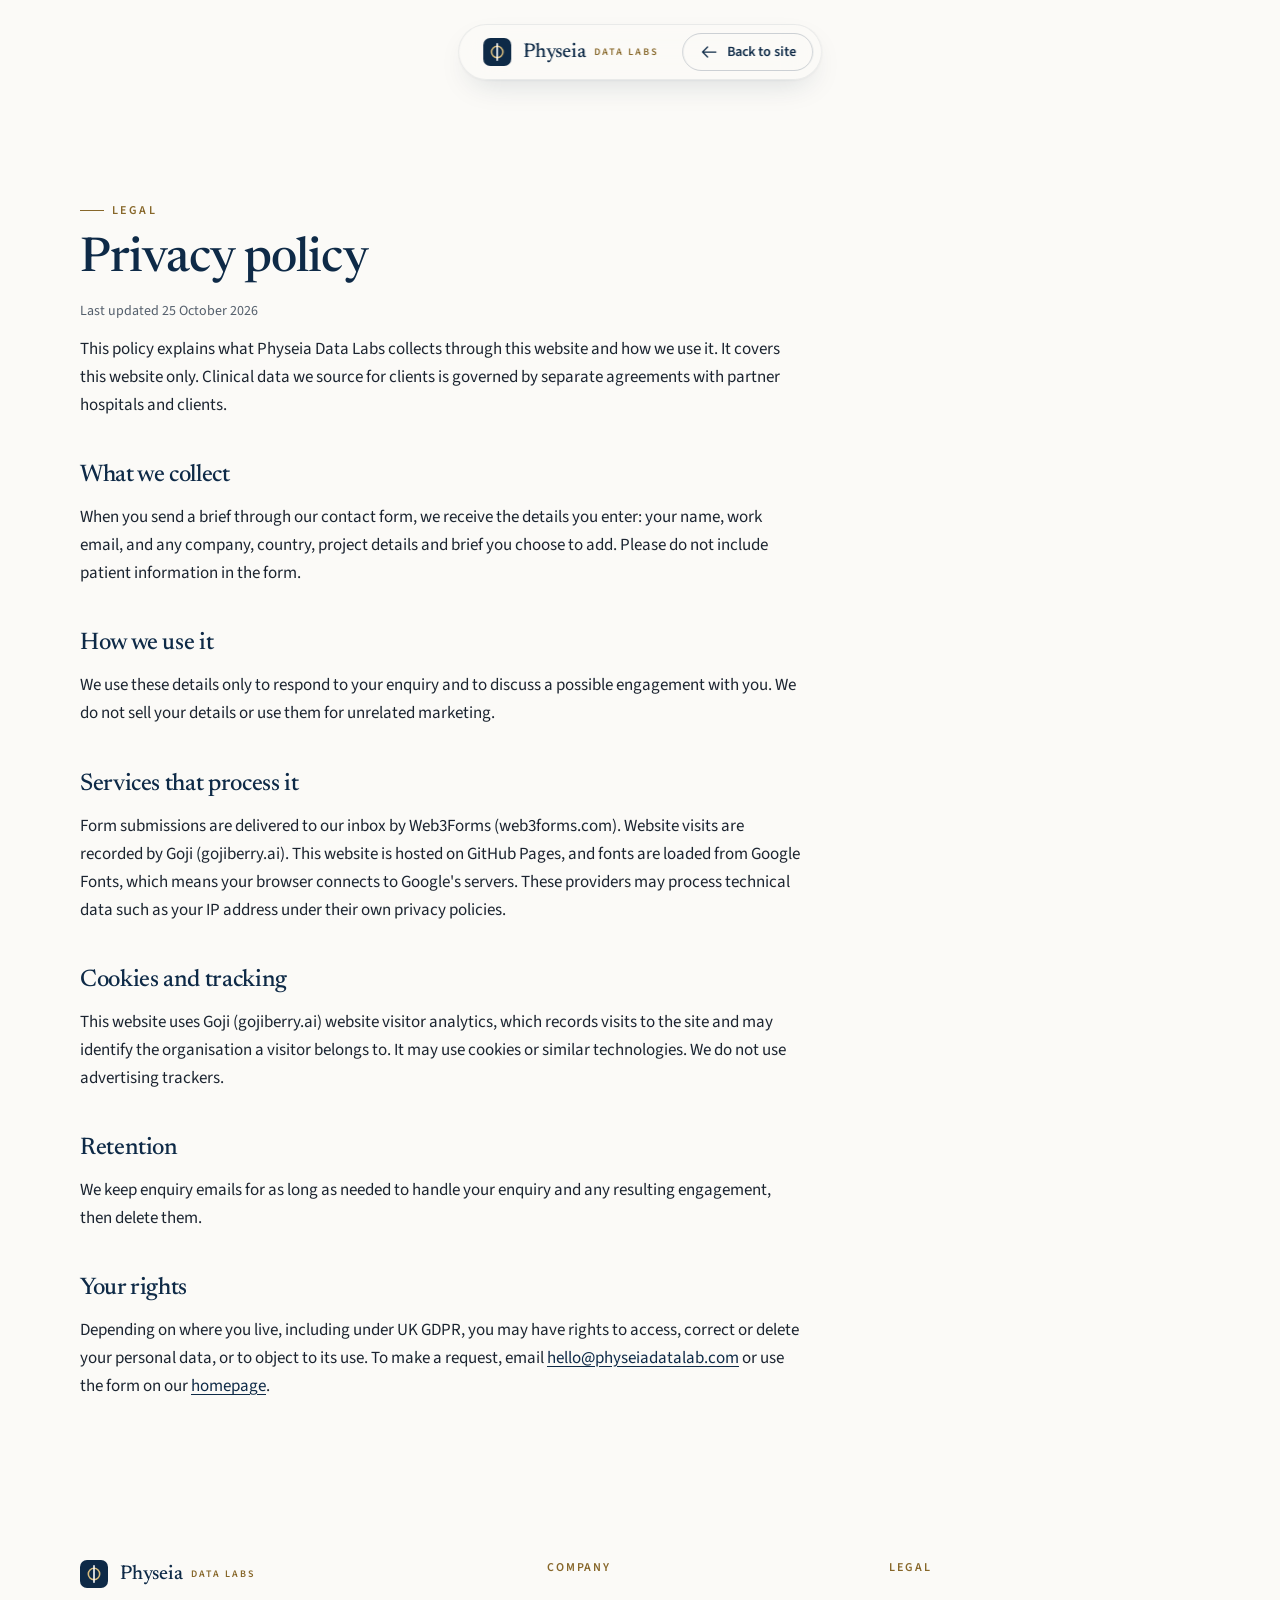
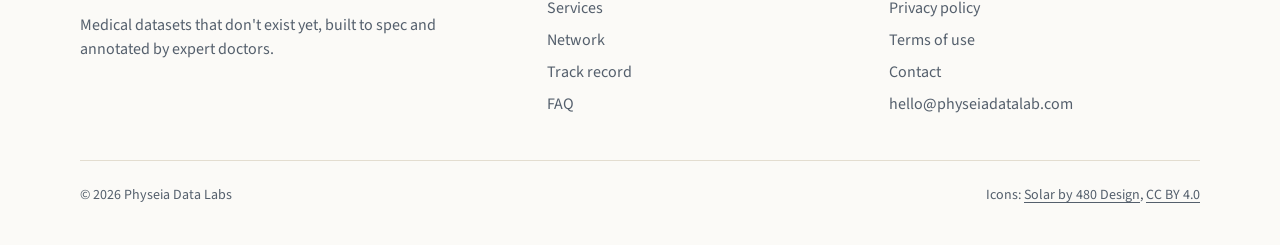
<file: privacy.html>
<!doctype html>
<html lang="en">
<head>
<meta charset="utf-8">
<meta name="viewport" content="width=device-width, initial-scale=1">
<title>Privacy policy | Physeia Data Labs</title>
<meta name="description" content="How Physeia Data Labs handles information sent through this website.">
<meta name="robots" content="index">
<meta name="theme-color" content="#0e2a47">
<link rel="icon" href="favicon.svg" type="image/svg+xml">
<link rel="preconnect" href="https://fonts.googleapis.com">
<link rel="preconnect" href="https://fonts.gstatic.com" crossorigin>
<link href="https://fonts.googleapis.com/css2?family=Newsreader:opsz,wght@6..72,400;6..72,500&family=Source+Sans+3:wght@400;500;600&display=swap" rel="stylesheet">
<link rel="stylesheet" href="assets/site.css?v=202610301351">
<!-- Goji Website visitors -->
<!-- Cookie banner: to track only after consent, uncomment the next line and call window.GojiberryVisitors.init() from your banner's "Accept" handler. -->
<!-- <script>window.GojiberryVisitors=window.GojiberryVisitors||{init:function(){window.GojiberryVisitors.initCalled=true}};</script> -->
<script async src="https://visitor.wv.gojiberry.ai/wv.js?uid=79073&aid=46138"></script>
</head>
<body>
<a class="skip" href="#main">Skip to content</a>
<header class="nav" aria-label="Primary">
  <a class="brand" href="./" aria-label="Physeia Data Labs home"><svg class="brand-mark" viewBox="0 0 32 32" aria-hidden="true"><rect width="32" height="32" rx="8" fill="#0e2a47"/><circle cx="16" cy="16" r="6.5" fill="none" stroke="#d9bd7e" stroke-width="1.8"/><path d="M16 6.5v19" stroke="#ffffff" stroke-width="1.8" stroke-linecap="round"/></svg><span class="brand-word">Physeia<small>DATA LABS</small></span></a>
  <a class="btn btn-ghost btn-sm" style="display:inline-flex" href="./"><svg class="icon-sm" viewBox="0 0 24 24" aria-hidden="true" focusable="false"><path fill="none" stroke="currentColor" stroke-linecap="round" stroke-linejoin="round" stroke-width="1.5" d="M20 12H4M10 18L4 12L10 6"/></svg>Back to site</a>
</header>
<main id="main" class="page">
  <div class="wrap"><article>
    <span class="eyebrow">Legal</span>
    <h1>Privacy policy</h1>
    <p class="updated">Last updated 25 October 2026</p>
    <p>This policy explains what Physeia Data Labs collects through this website and how we use it. It covers this website only. Clinical data we source for clients is governed by separate agreements with partner hospitals and clients.</p>
    <h2>What we collect</h2>
    <p>When you send a brief through our contact form, we receive the details you enter: your name, work email, and any company, country, project details and brief you choose to add. Please do not include patient information in the form.</p>
    <h2>How we use it</h2>
    <p>We use these details only to respond to your enquiry and to discuss a possible engagement with you. We do not sell your details or use them for unrelated marketing.</p>
    <h2>Services that process it</h2>
    <p>Form submissions are delivered to our inbox by Web3Forms (web3forms.com). Website visits are recorded by Goji (gojiberry.ai). This website is hosted on GitHub Pages, and fonts are loaded from Google Fonts, which means your browser connects to Google's servers. These providers may process technical data such as your IP address under their own privacy policies.</p>
    <h2>Cookies and tracking</h2>
    <p>This website uses Goji (gojiberry.ai) website visitor analytics, which records visits to the site and may identify the organisation a visitor belongs to. It may use cookies or similar technologies. We do not use advertising trackers.</p>
    <h2>Retention</h2>
    <p>We keep enquiry emails for as long as needed to handle your enquiry and any resulting engagement, then delete them.</p>
    <h2>Your rights</h2>
    <p>Depending on where you live, including under UK GDPR, you may have rights to access, correct or delete your personal data, or to object to its use. To make a request, email <a href="mailto:hello@physeiadatalab.com">hello@physeiadatalab.com</a> or use the form on our <a href="./#contact">homepage</a>.</p>
  </article></div>
</main>
<footer class="footer">
  <div class="wrap">
    <div class="foot-top">
      <div>
        <a class="brand" href="./" aria-label="Physeia Data Labs home"><svg class="brand-mark" viewBox="0 0 32 32" aria-hidden="true"><rect width="32" height="32" rx="8" fill="#0e2a47"/><circle cx="16" cy="16" r="6.5" fill="none" stroke="#d9bd7e" stroke-width="1.8"/><path d="M16 6.5v19" stroke="#ffffff" stroke-width="1.8" stroke-linecap="round"/></svg><span class="brand-word">Physeia<small>DATA LABS</small></span></a>
        <p>Medical datasets that don't exist yet, built to spec and annotated by expert doctors.</p>
      </div>
      <div class="foot-col">
        <h4>Company</h4>
        <a href="./#services">Services</a><a href="./#network">Network</a><a href="./#work">Track record</a><a href="./#faq">FAQ</a>
      </div>
      <div class="foot-col">
        <h4>Legal</h4>
        <a href="privacy.html">Privacy policy</a><a href="terms.html">Terms of use</a><a href="./#contact">Contact</a><a href="mailto:hello@physeiadatalab.com">hello@physeiadatalab.com</a>
      </div>
    </div>
    <div class="foot-bot">
      <span>© <span id="yr">2026</span> Physeia Data Labs</span>
      <span>Icons: <a href="https://www.figma.com/community/file/1166831539721848736" rel="noopener">Solar by 480 Design</a>, <a href="https://creativecommons.org/licenses/by/4.0/" rel="noopener">CC BY 4.0</a></span>
    </div>
  </div>
</footer>
<script>document.getElementById('yr').textContent=new Date().getFullYear();</script>
</body>
</html>
</file>
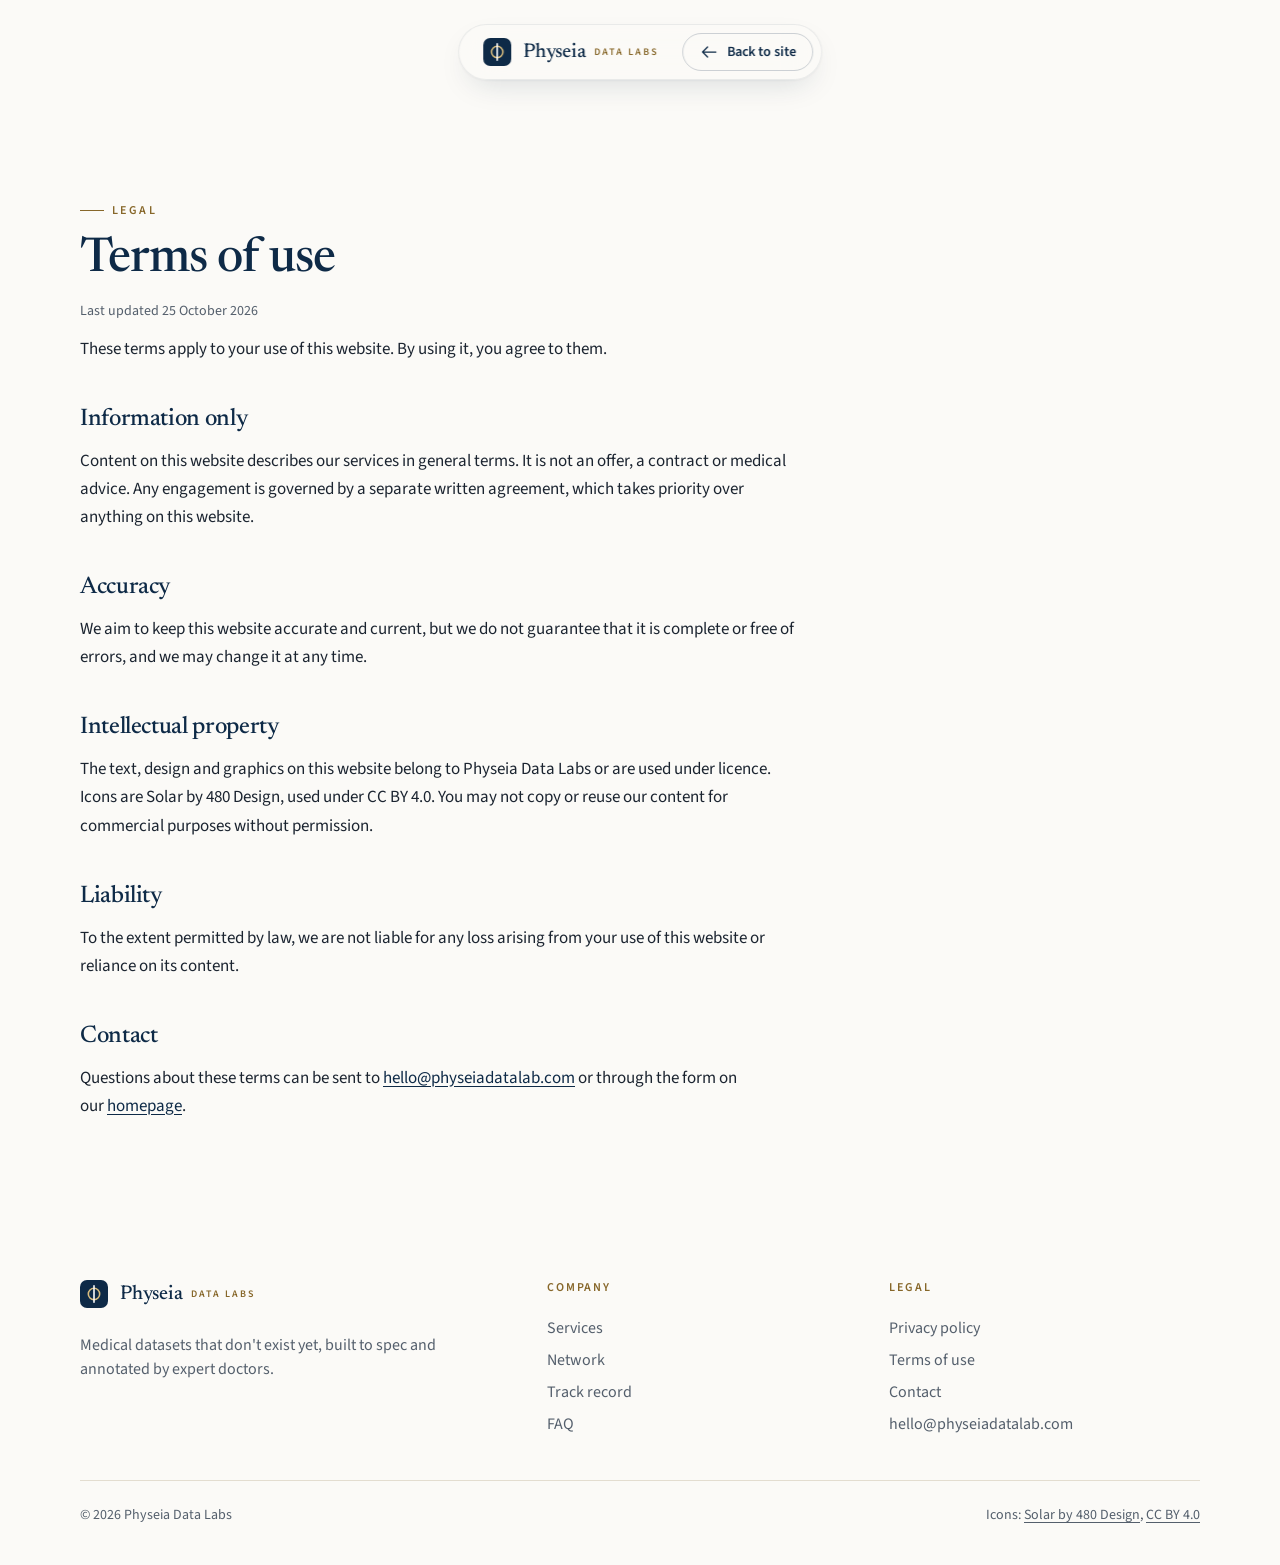
<file: terms.html>
<!doctype html>
<html lang="en">
<head>
<meta charset="utf-8">
<meta name="viewport" content="width=device-width, initial-scale=1">
<title>Terms of use | Physeia Data Labs</title>
<meta name="description" content="Terms for using the Physeia Data Labs website.">
<meta name="robots" content="index">
<meta name="theme-color" content="#0e2a47">
<link rel="icon" href="favicon.svg" type="image/svg+xml">
<link rel="preconnect" href="https://fonts.googleapis.com">
<link rel="preconnect" href="https://fonts.gstatic.com" crossorigin>
<link href="https://fonts.googleapis.com/css2?family=Newsreader:opsz,wght@6..72,400;6..72,500&family=Source+Sans+3:wght@400;500;600&display=swap" rel="stylesheet">
<link rel="stylesheet" href="assets/site.css?v=202610301351">
<!-- Goji Website visitors -->
<!-- Cookie banner: to track only after consent, uncomment the next line and call window.GojiberryVisitors.init() from your banner's "Accept" handler. -->
<!-- <script>window.GojiberryVisitors=window.GojiberryVisitors||{init:function(){window.GojiberryVisitors.initCalled=true}};</script> -->
<script async src="https://visitor.wv.gojiberry.ai/wv.js?uid=79073&aid=46138"></script>
</head>
<body>
<a class="skip" href="#main">Skip to content</a>
<header class="nav" aria-label="Primary">
  <a class="brand" href="./" aria-label="Physeia Data Labs home"><svg class="brand-mark" viewBox="0 0 32 32" aria-hidden="true"><rect width="32" height="32" rx="8" fill="#0e2a47"/><circle cx="16" cy="16" r="6.5" fill="none" stroke="#d9bd7e" stroke-width="1.8"/><path d="M16 6.5v19" stroke="#ffffff" stroke-width="1.8" stroke-linecap="round"/></svg><span class="brand-word">Physeia<small>DATA LABS</small></span></a>
  <a class="btn btn-ghost btn-sm" style="display:inline-flex" href="./"><svg class="icon-sm" viewBox="0 0 24 24" aria-hidden="true" focusable="false"><path fill="none" stroke="currentColor" stroke-linecap="round" stroke-linejoin="round" stroke-width="1.5" d="M20 12H4M10 18L4 12L10 6"/></svg>Back to site</a>
</header>
<main id="main" class="page">
  <div class="wrap"><article>
    <span class="eyebrow">Legal</span>
    <h1>Terms of use</h1>
    <p class="updated">Last updated 25 October 2026</p>
    <p>These terms apply to your use of this website. By using it, you agree to them.</p>
    <h2>Information only</h2>
    <p>Content on this website describes our services in general terms. It is not an offer, a contract or medical advice. Any engagement is governed by a separate written agreement, which takes priority over anything on this website.</p>
    <h2>Accuracy</h2>
    <p>We aim to keep this website accurate and current, but we do not guarantee that it is complete or free of errors, and we may change it at any time.</p>
    <h2>Intellectual property</h2>
    <p>The text, design and graphics on this website belong to Physeia Data Labs or are used under licence. Icons are Solar by 480 Design, used under CC BY 4.0. You may not copy or reuse our content for commercial purposes without permission.</p>
    <h2>Liability</h2>
    <p>To the extent permitted by law, we are not liable for any loss arising from your use of this website or reliance on its content.</p>
    <h2>Contact</h2>
    <p>Questions about these terms can be sent to <a href="mailto:hello@physeiadatalab.com">hello@physeiadatalab.com</a> or through the form on our <a href="./#contact">homepage</a>.</p>
  </article></div>
</main>
<footer class="footer">
  <div class="wrap">
    <div class="foot-top">
      <div>
        <a class="brand" href="./" aria-label="Physeia Data Labs home"><svg class="brand-mark" viewBox="0 0 32 32" aria-hidden="true"><rect width="32" height="32" rx="8" fill="#0e2a47"/><circle cx="16" cy="16" r="6.5" fill="none" stroke="#d9bd7e" stroke-width="1.8"/><path d="M16 6.5v19" stroke="#ffffff" stroke-width="1.8" stroke-linecap="round"/></svg><span class="brand-word">Physeia<small>DATA LABS</small></span></a>
        <p>Medical datasets that don't exist yet, built to spec and annotated by expert doctors.</p>
      </div>
      <div class="foot-col">
        <h4>Company</h4>
        <a href="./#services">Services</a><a href="./#network">Network</a><a href="./#work">Track record</a><a href="./#faq">FAQ</a>
      </div>
      <div class="foot-col">
        <h4>Legal</h4>
        <a href="privacy.html">Privacy policy</a><a href="terms.html">Terms of use</a><a href="./#contact">Contact</a><a href="mailto:hello@physeiadatalab.com">hello@physeiadatalab.com</a>
      </div>
    </div>
    <div class="foot-bot">
      <span>© <span id="yr">2026</span> Physeia Data Labs</span>
      <span>Icons: <a href="https://www.figma.com/community/file/1166831539721848736" rel="noopener">Solar by 480 Design</a>, <a href="https://creativecommons.org/licenses/by/4.0/" rel="noopener">CC BY 4.0</a></span>
    </div>
  </div>
</footer>
<script>document.getElementById('yr').textContent=new Date().getFullYear();</script>
</body>
</html>
</file>
<file: assets/site.css>
/* Physeia Data Labs
   Type: Newsreader (display) + Source Sans 3 (text), as approved by the client.
   Spacing tokens follow a fixed scale; motion uses one custom curve. */

:root {
  --navy: #0e2a47;
  --navy-700: #163757;
  --navy-600: #1d4268;
  --navy-ink: #4a6585;
  --gold: #b08a3e;
  --gold-text: #87672a;      /* gold that passes contrast on paper */
  --gold-light: #d9bd7e;     /* gold that passes contrast on navy */
  --paper: #fbfaf7;
  --paper-2: #f3efe6;
  --white: #ffffff;
  --ink: #1b2430;
  --mut: #545f6c;
  --mut-dark: #b6c3d3;
  --line: #e3ddd0;
  --line-dark: rgba(255, 255, 255, .14);
  --danger: #a3352b;

  --s-25: 2px; --s-50: 4px; --s-75: 8px; --s-100: 12px; --s-200: 16px; --s-300: 24px;
  --s-400: 32px; --s-500: 40px; --s-600: 48px; --s-700: 64px; --s-800: 80px; --s-900: 96px;

  --ease: cubic-bezier(0.32, 0.72, 0, 1);
  --serif: "Newsreader", Georgia, serif;
  --sans: "Source Sans 3", system-ui, sans-serif;
  --max: 1200px;
}

*, *::before, *::after { box-sizing: border-box; }
html { -webkit-text-size-adjust: 100%; }
html.lenis, html.lenis body { height: auto; }
.lenis.lenis-smooth { scroll-behavior: auto !important; }
body {
  margin: 0; background: var(--paper); color: var(--ink);
  font: 400 1.0625rem/1.65 var(--sans);
  -webkit-font-smoothing: antialiased; text-rendering: optimizeLegibility;
}
img, svg { display: block; max-width: 100%; }
a { color: inherit; text-decoration: none; }
p { margin: 0; text-wrap: pretty; }
h1, h2, h3 { margin: 0; font-family: var(--serif); font-weight: 500; color: var(--navy); text-wrap: balance; font-optical-sizing: auto; }
h2 { font-size: 2.25rem; line-height: 2.5rem; letter-spacing: -0.015em; }
h3 { font-size: 1.5rem; line-height: 2rem; letter-spacing: -0.01em; }
@media (min-width: 768px) { h2 { font-size: 3rem; line-height: 1.05; } }

.sr-only { position: absolute; width: 1px; height: 1px; padding: 0; margin: -1px; overflow: hidden; clip: rect(0 0 0 0); white-space: nowrap; border: 0; }
.skip { position: fixed; left: var(--s-200); top: var(--s-200); z-index: 100; padding: var(--s-75) var(--s-100); background: var(--navy); color: var(--white); border-radius: 8px; transform: translateY(-200%); transition: transform .4s var(--ease); }
.skip:focus { transform: none; }
:focus-visible { outline: 2px solid var(--gold); outline-offset: 3px; border-radius: 4px; }

.wrap { max-width: var(--max); margin: 0 auto; padding: 0 var(--s-200); }
@media (min-width: 768px) { .wrap { padding: 0 var(--s-500); } }
.section { padding: var(--s-800) 0; }
@media (min-width: 768px) { .section { padding: var(--s-900) 0 calc(var(--s-900) + var(--s-200)); } }
.alt { background: var(--paper-2); }
.dark { background: var(--navy); color: var(--white); }
.dark h2, .dark h3 { color: var(--white); }

.eyebrow { display: inline-flex; align-items: center; gap: var(--s-75); font-size: .75rem; line-height: 1rem; font-weight: 600; letter-spacing: .2em; text-transform: uppercase; color: var(--gold-text); }
.eyebrow::before { content: ""; width: var(--s-300); height: 1px; background: currentColor; }
.dark .eyebrow { color: var(--gold-light); }
.head { max-width: 680px; margin-bottom: var(--s-600); }
.head h2 { margin-top: var(--s-200); }
.head p { margin-top: var(--s-200); color: var(--mut); font-size: 1.125rem; line-height: 1.75rem; }
.dark .head p { color: var(--mut-dark); }
.head.center { margin-left: auto; margin-right: auto; text-align: center; }
.head.center .eyebrow { justify-content: center; }

.icon { width: 24px; height: 24px; flex: none; }
.icon-sm { width: 20px; height: 20px; }

/* Buttons */
.btn {
  display: inline-flex; align-items: center; gap: var(--s-75);
  padding: var(--s-100) var(--s-300); border-radius: 9999px; border: 1px solid transparent;
  font: 600 1rem/1.5rem var(--sans); cursor: pointer; white-space: nowrap;
  transition: background-color .5s var(--ease), color .5s var(--ease), border-color .5s var(--ease), transform .5s var(--ease);
}
.btn .icon-sm { transition: transform .6s var(--ease); }
.btn:hover .icon-sm { transform: translateX(4px); }
.btn:active { transform: scale(.98); transition-duration: .1s; }
.btn-primary { background: var(--navy); color: var(--white); }
.btn-primary:hover { background: var(--navy-600); }
.btn-ghost { border-color: rgba(14, 42, 71, .2); color: var(--navy); background: transparent; }
.btn-ghost:hover { border-color: var(--navy); background: rgba(14, 42, 71, .04); }
.btn-gold { background: var(--gold-light); color: var(--navy); }
.btn-gold:hover { background: #e6cf98; }
.btn-sm { padding: var(--s-75) var(--s-200); font-size: .875rem; line-height: 1.25rem; }
.btn[disabled] { opacity: .6; cursor: progress; }

/* Floating island navigation */
.nav {
  position: fixed; top: var(--s-200); left: 50%; z-index: 50; transform: translateX(-50%);
  width: calc(100% - var(--s-400)); max-width: max-content;
  display: flex; align-items: center; gap: var(--s-300);
  padding: var(--s-75) var(--s-75) var(--s-75) var(--s-300);
  border-radius: 9999px; border: 1px solid rgba(14, 42, 71, .08);
  background: rgba(251, 250, 247, .74); backdrop-filter: blur(20px) saturate(180%); -webkit-backdrop-filter: blur(20px) saturate(180%);
  box-shadow: 0 1px 2px rgba(14, 42, 71, .04), 0 12px 32px -12px rgba(14, 42, 71, .18);
  transition: box-shadow .7s var(--ease), background-color .7s var(--ease);
}
@media (min-width: 768px) { .nav { top: var(--s-300); } }
@media (max-width: 959px) { .nav { width: calc(100% - var(--s-400)); max-width: none; justify-content: space-between; } }
.brand { display: inline-flex; align-items: center; gap: var(--s-100); color: var(--navy); }
.brand-mark { width: 28px; height: 28px; }
.brand-word { font: 500 1.25rem/1 var(--serif); letter-spacing: -0.01em; }
.brand-word small { font: 600 .625rem/1 var(--sans); letter-spacing: .2em; color: var(--gold-text); margin-left: var(--s-75); vertical-align: 2px; }
.nav-links { display: none; gap: var(--s-50); font-size: .875rem; line-height: 1.25rem; font-weight: 500; color: var(--mut); }
.nav-links a { padding: var(--s-75) var(--s-100); border-radius: 9999px; transition: color .5s var(--ease), background-color .5s var(--ease); }
.nav-links a:hover, .nav-links a[aria-current="true"] { color: var(--navy); background: rgba(14, 42, 71, .05); }
@media (min-width: 960px) { .nav-links { display: flex; } }
.nav .btn-sm { display: none; }
@media (min-width: 960px) { .nav .btn-sm { display: inline-flex; } }

.burger { position: relative; width: 44px; height: 44px; border-radius: 9999px; border: 0; background: transparent; cursor: pointer; color: var(--navy); }
.burger span { position: absolute; left: 13px; width: 18px; height: 1.5px; background: currentColor; border-radius: 2px; transition: transform .7s var(--ease), top .7s var(--ease); }
.burger span:nth-child(1) { top: 18px; }
.burger span:nth-child(2) { top: 25px; }
.burger[aria-expanded="true"] span:nth-child(1) { top: 21.5px; transform: rotate(45deg); }
.burger[aria-expanded="true"] span:nth-child(2) { top: 21.5px; transform: rotate(-45deg); }
@media (min-width: 960px) { .burger { display: none; } }

.menu {
  position: fixed; inset: 0; z-index: 40; display: flex; flex-direction: column; justify-content: center;
  padding: var(--s-900) var(--s-400) var(--s-600);
  background: rgba(251, 250, 247, .82); backdrop-filter: blur(40px) saturate(160%); -webkit-backdrop-filter: blur(40px) saturate(160%);
  opacity: 0; visibility: hidden; transition: opacity .7s var(--ease), visibility 0s linear .7s;
}
.menu.open { opacity: 1; visibility: visible; transition: opacity .7s var(--ease), visibility 0s; }
.menu ul { list-style: none; margin: 0; padding: 0; display: grid; gap: var(--s-100); }
.menu li { overflow: hidden; }
.menu ul a { display: block; font: 500 2.25rem/2.5rem var(--serif); color: var(--navy); transform: translateY(48px); opacity: 0; transition: transform .8s var(--ease), opacity .8s var(--ease); }
.menu.open ul a { transform: none; opacity: 1; }
.menu.open li:nth-child(2) a { transition-delay: .05s; } .menu.open li:nth-child(3) a { transition-delay: .1s; }
.menu.open li:nth-child(4) a { transition-delay: .15s; } .menu.open li:nth-child(5) a { transition-delay: .2s; }
.menu.open li:nth-child(6) a { transition-delay: .25s; }
.menu .btn { margin-top: var(--s-500); align-self: flex-start; }
@media (min-width: 960px) { .menu { display: none; } }

/* Hero */
.hero { padding: calc(var(--s-900) + var(--s-600)) 0 var(--s-800); }
@media (min-width: 768px) { .hero { padding-top: calc(var(--s-900) * 2); } }
.hero-grid { display: grid; gap: var(--s-600); align-items: center; }
@media (min-width: 1024px) { .hero-grid { grid-template-columns: minmax(0, 1fr) minmax(0, 1.08fr); gap: var(--s-700); } }
.hero h1 {
  max-width: 680px; margin-top: var(--s-300);
  font-size: 3rem; line-height: 1; letter-spacing: -0.025em;
  background: linear-gradient(90deg, var(--navy) 0%, var(--navy-ink) 100%); -webkit-background-clip: text; background-clip: text; color: transparent;
}
@media (min-width: 640px) { .hero h1 { font-size: 3.75rem; } }
@media (min-width: 1024px) and (max-width: 1279px) { .hero h1 { font-size: 3.75rem; } }
@media (min-width: 1280px) { .hero h1 { font-size: 4rem; } .hero-grid { grid-template-columns: minmax(0, 1.1fr) minmax(0, 1fr); } }
.hero h1 .w { display: inline-block; }
.hero h1.split { background: none; color: var(--navy); }
.hero h1 > span[aria-hidden] { position: relative; display: block; }
.hero .lede { max-width: 680px; margin-top: var(--s-300); font-size: 1.125rem; line-height: 1.75rem; color: var(--mut); }
@media (min-width: 768px) { .hero .lede { font-size: 1.25rem; line-height: 1.75rem; } }
.hero-ctas { display: flex; flex-wrap: wrap; gap: var(--s-100); margin-top: var(--s-500); }
.proof { display: flex; flex-wrap: wrap; gap: var(--s-75) var(--s-300); margin-top: var(--s-500); padding-top: var(--s-300); border-top: 1px solid var(--line); font-size: .875rem; line-height: 1.25rem; color: var(--mut); }
.proof b { color: var(--navy); font-weight: 600; }

/* Signal plates (data graphics) */
.plate { position: relative; border-radius: 16px; background: var(--navy); color: var(--mut-dark); overflow: hidden; box-shadow: 0 1px 2px rgba(14, 42, 71, .08), 0 32px 64px -32px rgba(14, 42, 71, .45); }
.plate-bar { display: flex; justify-content: space-between; align-items: center; gap: var(--s-200); padding: var(--s-100) var(--s-300); border-bottom: 1px solid var(--line-dark); font-size: .75rem; line-height: 1rem; letter-spacing: .08em; text-transform: uppercase; }
.plate-bar > span:first-child { white-space: nowrap; overflow: hidden; text-overflow: ellipsis; }
@media (max-width: 639px) { .plate-bar .wide { display: none; } }
.plate-bar .live { display: inline-flex; white-space: nowrap; align-items: center; gap: var(--s-75); color: var(--gold-light); }
.plate-bar .live::before { content: ""; width: 6px; height: 6px; border-radius: 9999px; background: var(--gold-light); }
.plate svg { width: 100%; height: auto; }
.plate .cursor { position: absolute; top: 41px; bottom: 0; width: 1px; background: rgba(217, 189, 126, .55); pointer-events: none; opacity: 0; transition: opacity .4s var(--ease); }
.plate .cursor span { position: absolute; top: var(--s-75); left: var(--s-75); padding: var(--s-25) var(--s-75); border-radius: 4px; background: rgba(14, 42, 71, .9); color: var(--gold-light); font-size: .75rem; line-height: 1rem; white-space: nowrap; font-variant-numeric: tabular-nums; }
.plate:hover .cursor { opacity: 1; }
@media (hover: none) { .plate .cursor { display: none; } }

/* Stats band */
.stats { display: grid; grid-template-columns: repeat(3, 1fr); }
.stat { padding: var(--s-500) var(--s-100); text-align: center; border-right: 1px solid var(--line-dark); }
.stat:last-child { border-right: 0; }
.stat .n { font: 500 2.25rem/1 var(--serif); letter-spacing: -0.02em; color: var(--white); font-variant-numeric: lining-nums; }
@media (min-width: 640px) { .stat .n { font-size: 3rem; } }
@media (min-width: 768px) { .stat { padding: var(--s-700) var(--s-300); } .stat .n { font-size: 4.5rem; } }
.stat .l { margin-top: var(--s-100); font-size: .75rem; line-height: 1rem; letter-spacing: .16em; text-transform: uppercase; color: var(--mut-dark); }

/* Network */
#network .stats { border-top: 1px solid var(--line-dark); border-bottom: 1px solid var(--line-dark); }
.net { display: grid; gap: var(--s-200); margin-top: var(--s-600); }
@media (min-width: 900px) { .net { grid-template-columns: repeat(3, 1fr); } }
.net-item { padding: var(--s-300); border: 1px solid var(--line-dark); border-radius: 12px; background: var(--navy-700); }
.net-item .icon { color: var(--gold-light); }
.net-item h3 { margin-top: var(--s-200); font-size: 1.25rem; line-height: 1.75rem; }
.net-item p { margin-top: var(--s-50); color: var(--mut-dark); font-size: 1rem; line-height: 1.5rem; }

/* Standards */
.std { display: grid; gap: var(--s-300); }
@media (min-width: 640px) { .std { grid-template-columns: repeat(2, 1fr); } }
@media (min-width: 1024px) { .std { grid-template-columns: repeat(4, 1fr); } }
.std-item { padding: var(--s-300); border: 1px solid var(--line); border-radius: 12px; background: var(--white); }
.std-item .icon { color: var(--gold); }
.std-item b { display: block; margin: var(--s-200) 0 var(--s-75); font: 500 1.5rem/2rem var(--serif); color: var(--navy); }
.std-item p { color: var(--mut); font-size: 1rem; line-height: 1.5rem; }

/* Services */
.services { display: grid; gap: var(--s-300); }
@media (min-width: 1024px) { .services { grid-template-columns: repeat(3, 1fr); } }
.svc { display: flex; flex-direction: column; padding: var(--s-400); border: 1px solid var(--line); border-radius: 16px; background: var(--white); transition: transform .7s var(--ease), box-shadow .7s var(--ease), border-color .7s var(--ease); }
.svc:hover { transform: translateY(-4px); border-color: #d6cdb9; box-shadow: 0 24px 48px -32px rgba(14, 42, 71, .35); }
.svc-top { display: flex; justify-content: space-between; align-items: center; }
.svc-num { font: 500 1rem/1.5rem var(--serif); color: var(--gold-text); }
.svc .icon { color: var(--navy); }
.svc h3 { margin-top: var(--s-400); font-size: 1.875rem; line-height: 2.25rem; }
.svc > p { margin-top: var(--s-100); color: var(--mut); }
.svc ul { list-style: none; margin: var(--s-300) 0 0; padding: 0; }
.svc li { display: flex; gap: var(--s-100); padding: var(--s-100) 0; border-top: 1px solid var(--line); font-size: 1rem; line-height: 1.5rem; }
.svc li .icon-sm { color: var(--gold); margin-top: var(--s-25); }

/* Tagline reveal */
.tagline { padding: var(--s-900) 0; }
.tagline p { max-width: 900px; margin: 0 auto; text-align: center; font: 500 2.25rem/1.15 var(--serif); letter-spacing: -0.02em; color: var(--navy); text-wrap: balance; }
@media (min-width: 768px) { .tagline p { font-size: 3.75rem; } }
.tagline .tw { transition: opacity .6s var(--ease); }

/* Annotation */
.anno { display: grid; gap: var(--s-600); align-items: start; }
@media (min-width: 1024px) { .anno { grid-template-columns: minmax(0, 1.05fr) minmax(0, 1fr); gap: var(--s-700); } }
@media (min-width: 1024px) { .anno > .plate { position: sticky; top: 120px; } }
.kinds { display: grid; border-top: 1px solid var(--line); }
@media (min-width: 640px) { .kinds { grid-template-columns: 1fr 1fr; column-gap: var(--s-500); } }
.kind { display: flex; gap: var(--s-200); padding: var(--s-300) 0; border-bottom: 1px solid var(--line); }
.kind .icon { color: var(--gold); margin-top: var(--s-50); }
.kind h3 { font-size: 1.25rem; line-height: 1.75rem; }
.kind p { margin-top: var(--s-50); color: var(--mut); font-size: 1rem; line-height: 1.5rem; }
.readers { display: flex; flex-wrap: wrap; gap: var(--s-75); margin-top: var(--s-400); }
.readers .label { width: 100%; margin-bottom: var(--s-50); }
.chip { padding: var(--s-50) var(--s-100); border: 1px solid var(--line); border-radius: 9999px; background: var(--white); font-size: .875rem; line-height: 1.25rem; color: var(--navy); }

/* Data types */
.types { display: grid; gap: var(--s-200); }
@media (min-width: 640px) { .types { grid-template-columns: repeat(2, 1fr); } }
@media (min-width: 1024px) { .types { grid-template-columns: repeat(4, 1fr); } }
.type { padding: var(--s-300); border-radius: 12px; border: 1px solid var(--line); background: var(--paper); transition: border-color .6s var(--ease), background-color .6s var(--ease); }
.type:hover { border-color: #d6cdb9; background: var(--white); }
.type .icon { color: var(--navy); }
.type h3 { margin-top: var(--s-200); font-size: 1.25rem; line-height: 1.75rem; }
.type p { margin-top: var(--s-50); color: var(--mut); font-size: 1rem; line-height: 1.5rem; }
.type.more { background: var(--navy); border-color: var(--navy); }
.type.more h3 { color: var(--white); } .type.more p { color: var(--mut-dark); } .type.more .icon { color: var(--gold-light); }

/* Programs */
.prog { display: grid; gap: var(--s-200); padding: var(--s-500) 0; border-top: 1px solid var(--line); }
.prog:last-child { border-bottom: 1px solid var(--line); }
@media (min-width: 900px) { .prog { grid-template-columns: 220px minmax(0, 1fr) 260px; gap: var(--s-600); align-items: start; } }
.prog .meta { font-size: .75rem; line-height: 1rem; font-weight: 600; letter-spacing: .14em; text-transform: uppercase; color: var(--gold-text); }
.prog .meta span { display: block; margin-top: var(--s-75); font-size: .875rem; line-height: 1.25rem; font-weight: 400; letter-spacing: 0; text-transform: none; color: var(--mut); }
.prog h3 { font-size: 1.875rem; line-height: 2.25rem; }
.prog p { margin-top: var(--s-100); color: var(--mut); }
.facts { list-style: none; display: flex; flex-wrap: wrap; gap: var(--s-75); padding: 0; margin: var(--s-200) 0 0; }
.facts li { padding: var(--s-50) var(--s-100); border: 1px solid var(--line); border-radius: 9999px; background: var(--white); font-size: .875rem; line-height: 1.25rem; color: var(--mut); }
.facts b { color: var(--navy); font-weight: 600; }
.prog .fig b { display: block; font: 500 3rem/1 var(--serif); letter-spacing: -0.02em; color: var(--navy); white-space: nowrap; }
.prog .fig span { display: block; margin-top: var(--s-75); font-size: .875rem; line-height: 1.25rem; color: var(--mut); }
@media (min-width: 900px) { .prog .fig { text-align: right; } }

/* Steps */
.steps { display: grid; gap: var(--s-300); counter-reset: step; }
@media (min-width: 900px) { .steps { grid-template-columns: repeat(3, 1fr); } }
.step { position: relative; padding: var(--s-400); border: 1px solid var(--line); border-radius: 16px; background: var(--white); }
.step::before { counter-increment: step; content: "0" counter(step); font: 500 1rem/1.5rem var(--serif); color: var(--gold-text); }
.step h3 { margin-top: var(--s-300); font-size: 1.5rem; line-height: 2rem; }
.step p { margin-top: var(--s-100); color: var(--mut); font-size: 1rem; line-height: 1.5rem; }
.step ul { list-style: none; padding: 0; margin: var(--s-200) 0 0; display: grid; gap: var(--s-75); font-size: .875rem; line-height: 1.25rem; color: var(--ink); }
.step li::before { content: ""; display: inline-block; width: 12px; height: 1px; margin-right: var(--s-75); vertical-align: 4px; background: var(--gold); }

/* Compliance */
.comp { display: grid; gap: var(--s-200); }
@media (min-width: 768px) { .comp { grid-template-columns: repeat(2, 1fr); } }
@media (min-width: 1024px) { .comp { grid-template-columns: repeat(3, 1fr); } }
.comp-item { padding: var(--s-300); border: 1px solid var(--line-dark); border-radius: 12px; background: var(--navy-700); }
.comp-item .icon { color: var(--gold-light); }
.comp-item h3 { margin-top: var(--s-200); font-size: 1.25rem; line-height: 1.75rem; }
.comp-item p { margin-top: var(--s-50); color: var(--mut-dark); font-size: 1rem; line-height: 1.5rem; }

/* Who */
.who { display: flex; flex-wrap: wrap; justify-content: center; gap: var(--s-100); }
.who span { padding: var(--s-100) var(--s-300); border: 1px solid var(--line); border-radius: 9999px; background: var(--white); font: 500 1.25rem/1.75rem var(--serif); color: var(--navy); }

/* FAQ */
.faq { max-width: 820px; margin: 0 auto; }
.faq details { border-bottom: 1px solid var(--line); }
.faq details:first-child { border-top: 1px solid var(--line); }
.faq summary { display: flex; justify-content: space-between; align-items: center; gap: var(--s-300); padding: var(--s-300) 0; cursor: pointer; list-style: none; font: 500 1.25rem/1.75rem var(--serif); color: var(--navy); }
.faq summary::-webkit-details-marker { display: none; }
.faq summary .icon { color: var(--gold); transition: transform .7s var(--ease); }
.faq details[open] summary .icon { transform: rotate(45deg); }
.faq details p { padding: 0 0 var(--s-300); max-width: 680px; color: var(--mut); }

/* Contact */
.contact { display: grid; gap: var(--s-600); }
@media (min-width: 1024px) { .contact { grid-template-columns: minmax(0, .9fr) minmax(0, 1.1fr); gap: var(--s-700); } }
.contact h2 { margin-top: var(--s-200); font-size: 2.25rem; line-height: 2.5rem; }
@media (min-width: 768px) { .contact h2 { font-size: 3.75rem; line-height: 1; } }
.contact .lede { margin-top: var(--s-300); color: var(--mut-dark); font-size: 1.125rem; line-height: 1.75rem; }
.assure { list-style: none; padding: 0; margin: var(--s-500) 0 0; display: grid; gap: var(--s-200); }
.assure li { display: flex; gap: var(--s-100); color: var(--white); }
.assure .icon { color: var(--gold-light); }
.contact-alt { margin-top: var(--s-400); color: var(--mut-dark); font-size: 1rem; line-height: 1.5rem; }
.contact-alt a { color: var(--white); text-decoration: underline; text-underline-offset: 3px; overflow-wrap: anywhere; }
.contact-alt a:hover { color: var(--gold-light); }
.form { display: grid; gap: var(--s-200); padding: var(--s-400); border-radius: 16px; background: var(--paper); color: var(--ink); }
@media (max-width: 639px) { .form { padding: var(--s-300); } }
.row { display: grid; gap: var(--s-200); }
@media (min-width: 640px) { .row { grid-template-columns: 1fr 1fr; } }
.field { display: grid; gap: var(--s-75); }
.field label { font-size: .875rem; line-height: 1.25rem; font-weight: 600; color: var(--navy); }
.field label em { font-style: normal; font-weight: 400; color: var(--mut); }
.field input, .field select, .field textarea {
  width: 100%; padding: var(--s-100); border: 1px solid var(--line); border-radius: 8px; background: var(--white);
  font: 400 1rem/1.5rem var(--sans); color: var(--ink);
  transition: border-color .5s var(--ease), box-shadow .5s var(--ease);
}
.field textarea { min-height: 128px; resize: vertical; }
.field input:hover, .field select:hover, .field textarea:hover { border-color: #cfc5ae; }
.field input:focus, .field select:focus, .field textarea:focus { outline: none; border-color: var(--navy); box-shadow: 0 0 0 4px rgba(14, 42, 71, .12); }
.field [aria-invalid="true"] { border-color: var(--danger); }
.field .err { display: none; font-size: .875rem; line-height: 1.25rem; color: var(--danger); }
.field .err.show { display: block; }
.form-foot { display: flex; flex-wrap: wrap; align-items: center; justify-content: space-between; gap: var(--s-200); margin-top: var(--s-75); }
.form-note { font-size: .875rem; line-height: 1.25rem; color: var(--mut); }
.form-status { font-size: .875rem; line-height: 1.25rem; }
.form-status.error { color: var(--danger); }
.form[hidden] { display: none; }
.form.leaving { opacity: 0; transform: translateY(8px); transition: opacity .3s var(--ease), transform .3s var(--ease); }
.success { display: none; padding: var(--s-400); border-radius: 16px; background: var(--paper); color: var(--ink); }
.success.show { display: block; animation: success-in .5s var(--ease) both; }
@keyframes success-in { from { opacity: 0; transform: translateY(12px); } to { opacity: 1; transform: none; } }
@media (prefers-reduced-motion: reduce) { .success.show { animation: none; } .form.leaving { transition: none; } }
.success:focus { outline: none; }
.success .icon { color: var(--gold); width: 32px; height: 32px; }
.success h3 { margin-top: var(--s-200); color: var(--navy); }
.success p { margin-top: var(--s-75); color: var(--mut); }

/* Footer */
.footer { padding: var(--s-700) 0 var(--s-500); background: var(--paper); }
.foot-top { display: grid; gap: var(--s-400); padding-bottom: var(--s-500); border-bottom: 1px solid var(--line); }
@media (min-width: 768px) { .foot-top { grid-template-columns: 1.4fr 1fr 1fr; } }
.foot-top p { margin-top: var(--s-200); max-width: 360px; color: var(--mut); font-size: 1rem; line-height: 1.5rem; }
.foot-col h4 { margin: 0 0 var(--s-200); font-size: .75rem; line-height: 1rem; font-weight: 600; letter-spacing: .16em; text-transform: uppercase; color: var(--gold-text); }
.foot-col a { display: block; padding: var(--s-50) 0; color: var(--mut); font-size: 1rem; line-height: 1.5rem; transition: color .5s var(--ease); }
.foot-col a:hover { color: var(--navy); }
.foot-bot { display: flex; flex-wrap: wrap; justify-content: space-between; gap: var(--s-200); padding-top: var(--s-300); font-size: .875rem; line-height: 1.25rem; color: var(--mut); }
.foot-bot a { text-decoration: underline; text-underline-offset: 3px; }

/* Simple pages */
.page { padding: calc(var(--s-900) * 2) 0 var(--s-900); }
.page article { max-width: 720px; }
.page h1 { font-size: 3rem; line-height: 1; letter-spacing: -0.02em; margin-top: var(--s-200); }
.page h2 { font-size: 1.5rem; line-height: 2rem; margin-top: var(--s-500); }
.page p, .page li { margin-top: var(--s-100); color: var(--ink); }
.page .updated { margin-top: var(--s-200); color: var(--mut); font-size: .875rem; }
.page a { color: var(--navy); text-decoration: underline; text-underline-offset: 3px; }

/* Motion: initial states only apply once JS has confirmed motion is allowed */
.motion [data-reveal] { opacity: 0; transform: translateY(64px); filter: blur(12px); }

@media (prefers-reduced-motion: reduce) {
  *, *::before, *::after { transition-duration: .01ms !important; animation-duration: .01ms !important; }
}
@media (prefers-reduced-transparency: reduce) {
  .nav, .menu { background: var(--paper); backdrop-filter: none; -webkit-backdrop-filter: none; }
}

/* ---- Redesign: buyer-first sections ---- */
ul.proof { list-style: none; margin-left: 0; padding-left: 0; padding-right: 0; padding-bottom: 0; }
ul.proof li { margin: 0; }

/* Track record */
.case { display: grid; gap: var(--s-500); padding: var(--s-500); border: 1px solid var(--line); border-radius: 16px; background: var(--white); }
@media (min-width: 960px) { .case { grid-template-columns: minmax(0, 1.15fr) minmax(0, 1fr); gap: var(--s-600); padding: var(--s-600); } }
.case-meta { font-size: .75rem; line-height: 1rem; font-weight: 600; letter-spacing: .14em; text-transform: uppercase; color: var(--gold-text); }
.case-copy p + p { margin-top: var(--s-200); }
.case-copy p:not(.case-meta) { color: var(--ink); font-size: 1.125rem; line-height: 1.75rem; }
.case-copy .case-meta + p { margin-top: var(--s-200); }
.case-facts { display: grid; grid-template-columns: 1fr 1fr; gap: 0; margin: 0; border-top: 1px solid var(--line); }
.case-facts > div { padding: var(--s-200) var(--s-200) var(--s-200) 0; border-bottom: 1px solid var(--line); }
.case-facts dt { font-size: .75rem; line-height: 1rem; font-weight: 600; letter-spacing: .12em; text-transform: uppercase; color: var(--mut); }
.case-facts dd { margin: var(--s-50) 0 0; font: 500 1.25rem/1.75rem var(--serif); color: var(--navy); }
.case-small { margin-top: var(--s-300); padding: var(--s-300) var(--s-500); border: 1px solid var(--line); border-radius: 16px; background: var(--paper); }
.case-small p:not(.case-meta) { margin-top: var(--s-75); color: var(--mut); }
@media (max-width: 639px) { .case, .case-small { padding: var(--s-300); } .case-facts { grid-template-columns: 1fr; } }

/* Services detail */
.svc > p { margin-top: var(--s-100); }
.cap-grid { display: grid; gap: var(--s-500); margin-top: var(--s-600); padding-top: var(--s-500); border-top: 1px solid var(--line); }
@media (min-width: 900px) { .cap-grid { grid-template-columns: 1fr 1fr; gap: var(--s-700); } }
.cap-h { font-size: 1.5rem; line-height: 2rem; }
.cap-list { list-style: none; margin: var(--s-200) 0 0; padding: 0; }
.cap-list li { display: grid; gap: var(--s-25); padding: var(--s-100) 0; border-bottom: 1px solid var(--line); }
@media (min-width: 640px) { .cap-list li { grid-template-columns: 220px 1fr; gap: var(--s-200); } }
.cap-list b { font-weight: 600; color: var(--navy); }
.cap-list span { color: var(--mut); }

/* Compliance */
.comp-grid { display: grid; gap: var(--s-300); }
@media (min-width: 1024px) { .comp-grid { grid-template-columns: minmax(0, 1.5fr) minmax(0, 1fr); align-items: start; } }
@media (min-width: 1024px) { .comp-grid .std { grid-template-columns: 1fr 1fr; } }
.docs { padding: var(--s-400); border-radius: 16px; background: var(--navy); color: var(--white); }
.docs h3 { color: var(--white); font-size: 1.5rem; line-height: 2rem; }
.docs ul { list-style: none; margin: var(--s-300) 0 0; padding: 0; display: grid; gap: var(--s-100); }
.docs li { display: flex; gap: var(--s-100); }
.docs li .icon-sm { color: var(--gold-light); margin-top: var(--s-25); }
.docs > p { margin-top: var(--s-300); padding-top: var(--s-200); border-top: 1px solid var(--line-dark); color: var(--mut-dark); font-size: 1rem; line-height: 1.5rem; }

/* Process timing */
.step::before { display: none; }
.step .when { display: inline-block; font-size: .75rem; line-height: 1rem; font-weight: 600; letter-spacing: .12em; text-transform: uppercase; color: var(--gold-text); }
.step h3 { margin-top: var(--s-200); }
.note-line { margin-top: var(--s-300); color: var(--mut); font-size: 1rem; }

/* Team */
.team { display: grid; gap: var(--s-300); }
@media (min-width: 768px) { .team { grid-template-columns: 1fr 1fr; } }
.person { padding: var(--s-400); border: 1px solid var(--line); border-radius: 16px; background: var(--white); }
.person .photo { width: 96px; height: 96px; border-radius: 9999px; object-fit: cover; margin-bottom: var(--s-300); }
.person h3 { font-size: 1.875rem; line-height: 2.25rem; }
.person .role { margin-top: var(--s-75); font-size: .875rem; line-height: 1.25rem; font-weight: 600; letter-spacing: .08em; text-transform: uppercase; color: var(--gold-text); }
.person p:not(.role) { margin-top: var(--s-100); color: var(--mut); }

/* Network: four stats */
#network .stats { grid-template-columns: repeat(2, 1fr); }
#network .stat:nth-child(2) { border-right: 0; }
#network .stat:nth-child(-n+2) { border-bottom: 1px solid var(--line-dark); }
@media (min-width: 900px) { #network .stats { grid-template-columns: repeat(4, 1fr); } #network .stat:nth-child(2) { border-right: 1px solid var(--line-dark); } #network .stat:nth-child(-n+2) { border-bottom: 0; } #network .stat .n { font-size: 3.75rem; } }

/* Track record: two equal case studies */
.case + .case { margin-top: var(--s-300); }
.case-copy h3 { margin-top: var(--s-200); font-size: 1.875rem; line-height: 2.25rem; }
@media (min-width: 768px) { .case-copy h3 { font-size: 2.25rem; line-height: 2.5rem; } }
.case-copy h3 + p { margin-top: var(--s-200); }
.case-facts { align-self: start; }
</file>
